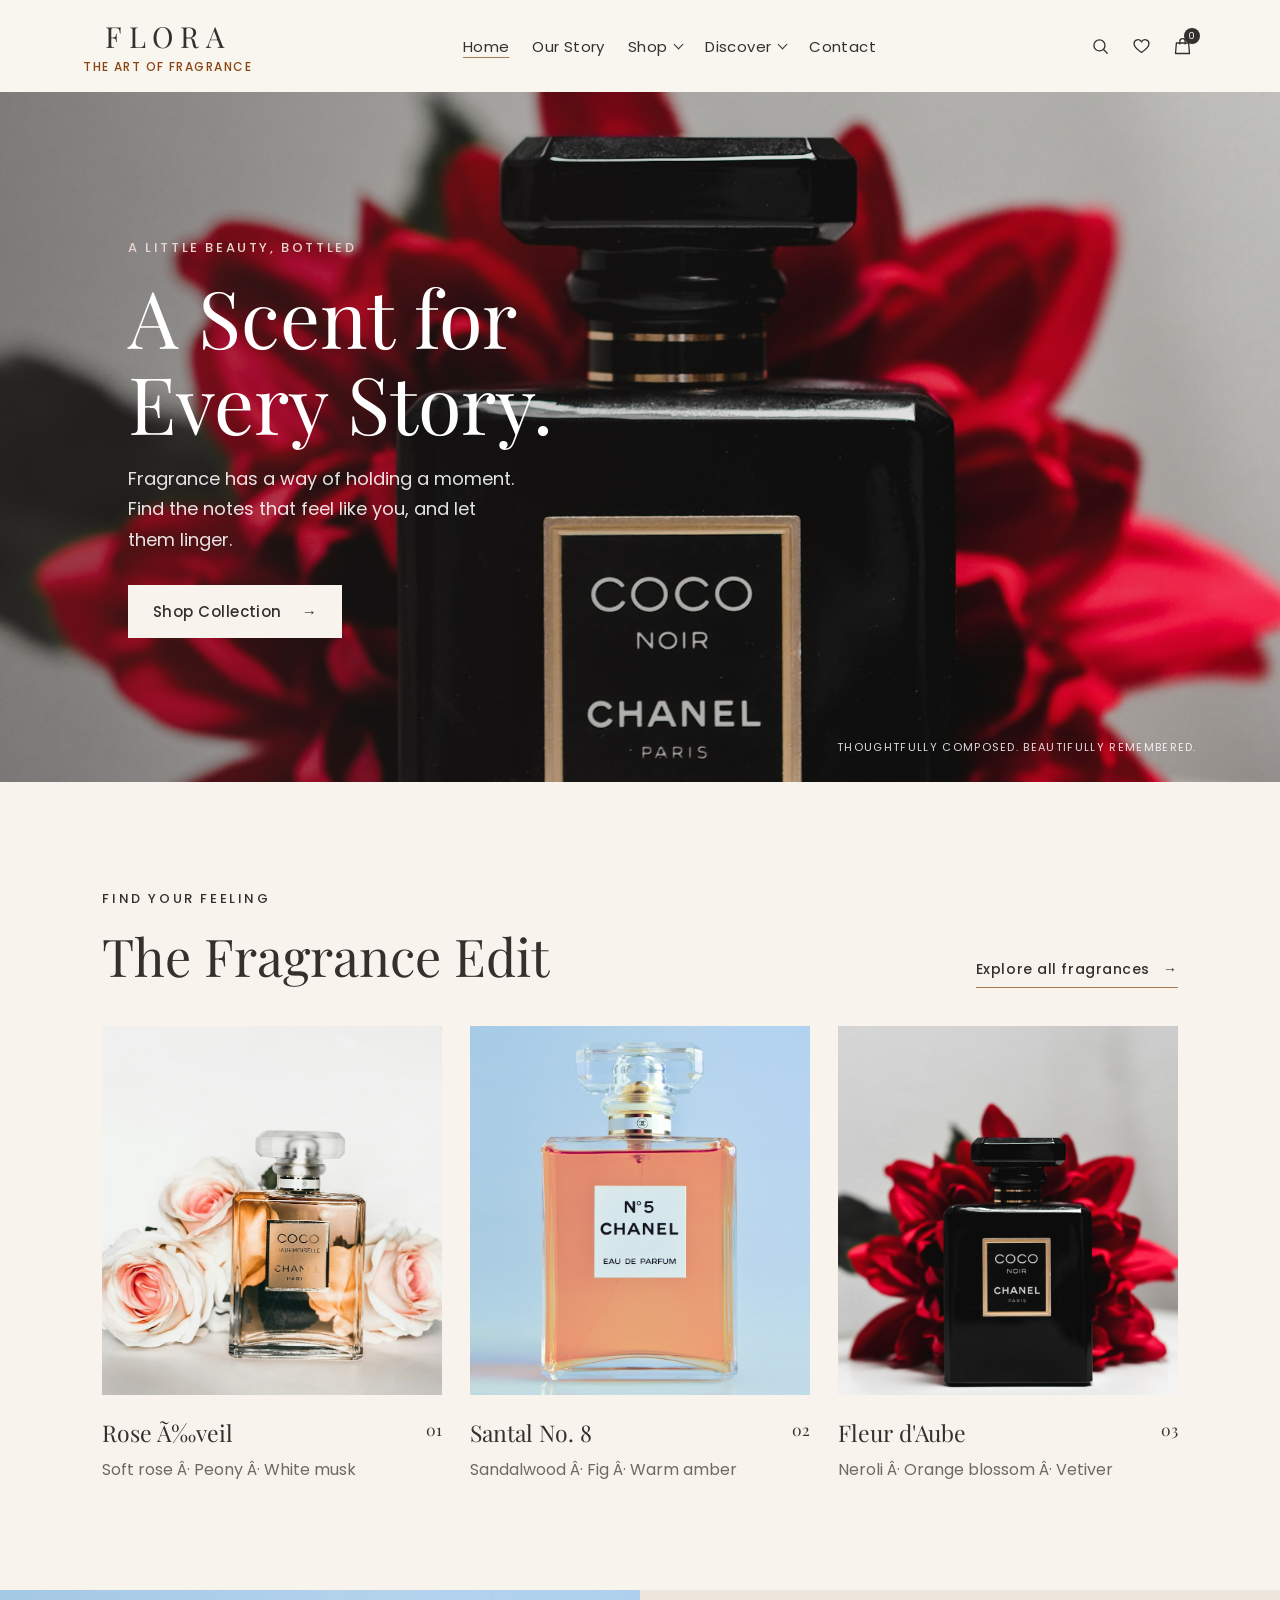
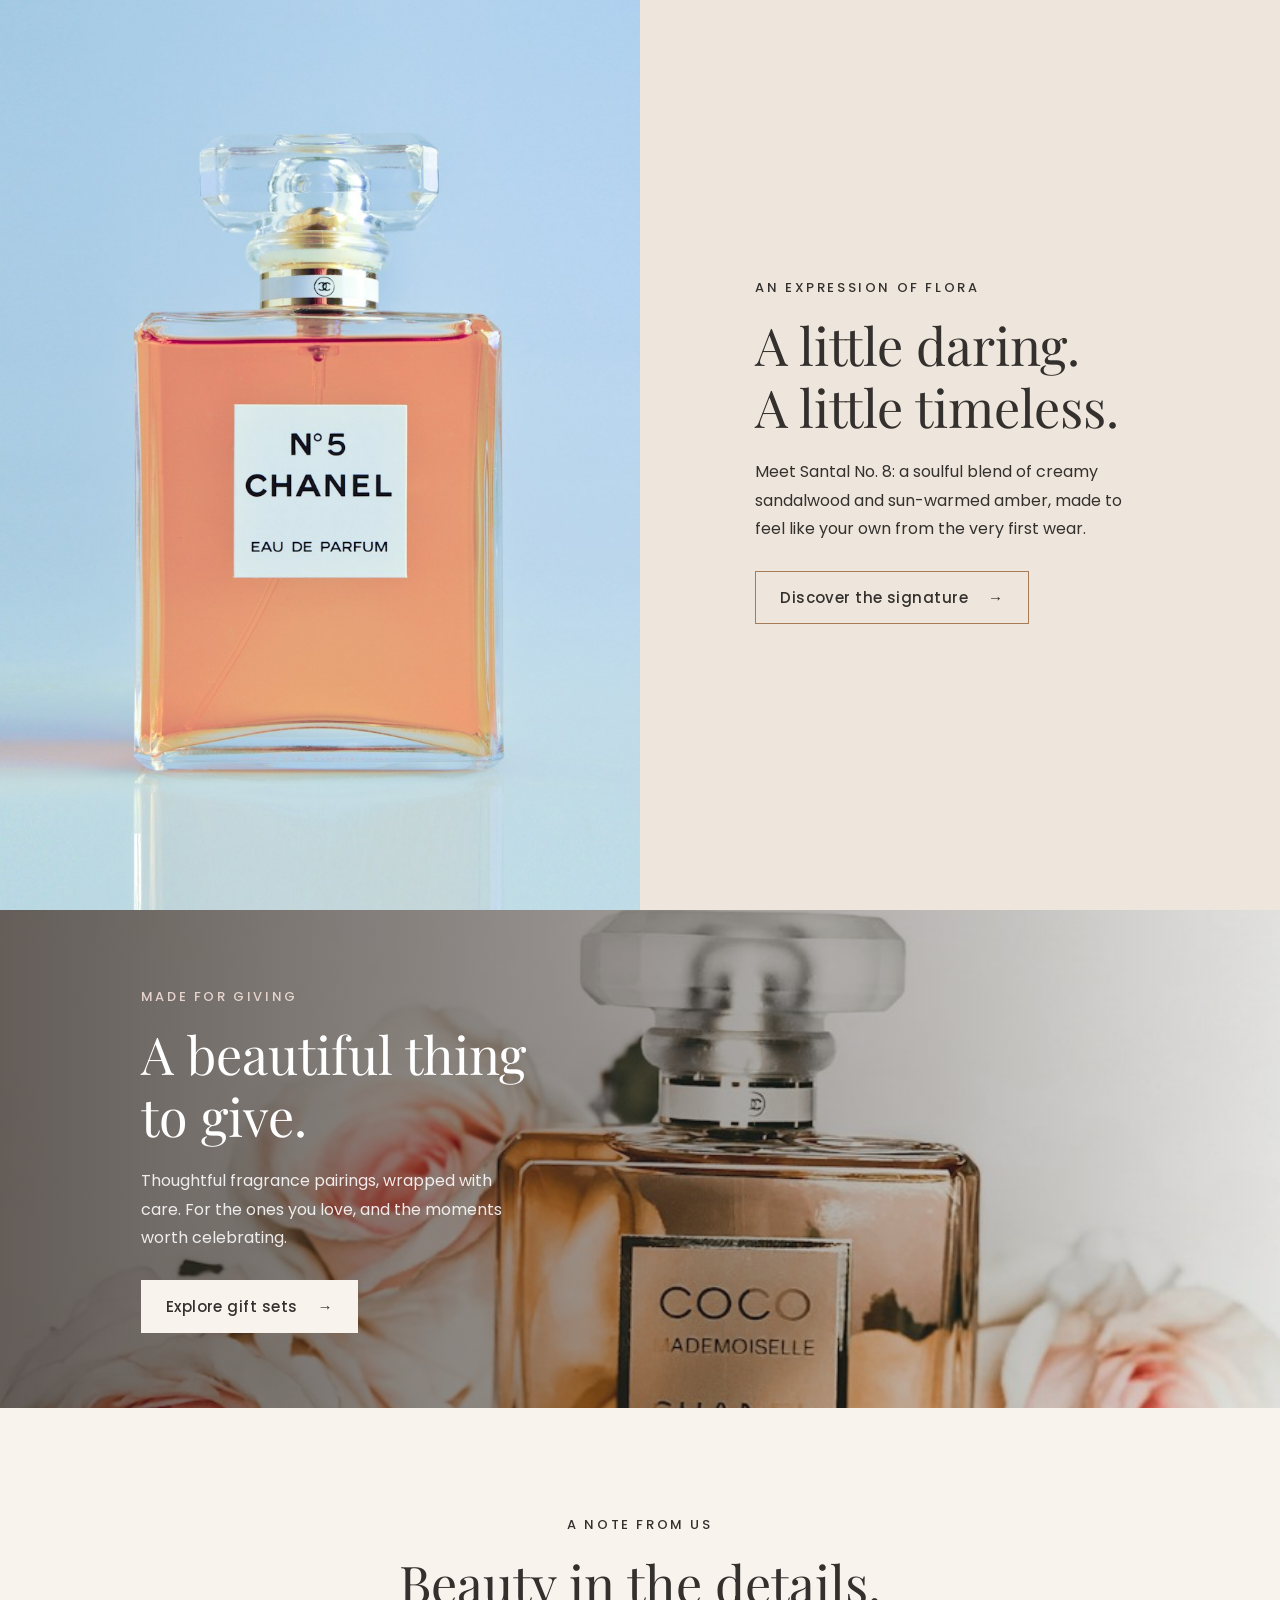
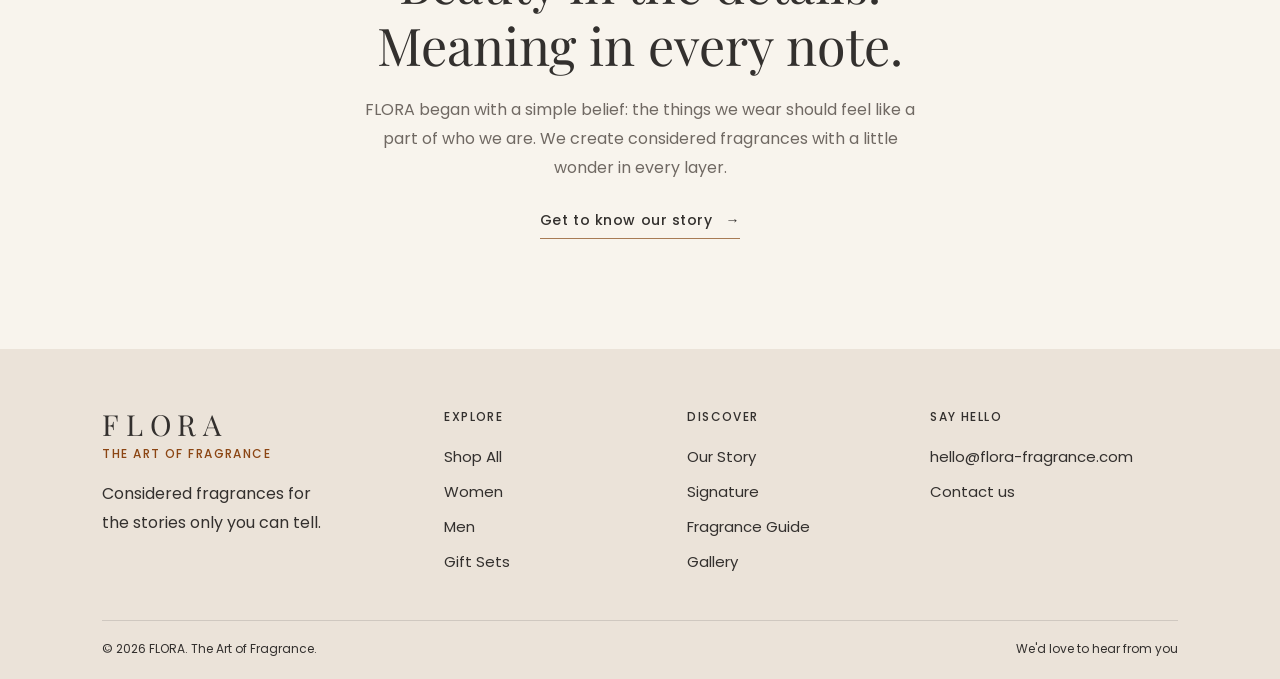
<file: index.html>
﻿<!DOCTYPE html>
<html lang="en">
<head>
    <meta charset="UTF-8">
    <meta name="viewport" content="width=device-width, initial-scale=1.0">
    <meta name="description" content="Discover FLORA, a thoughtful collection of fine fragrances inspired by nature and the stories we carry.">
    <title>FLORA | The Art of Fragrance</title>
    <link rel="stylesheet" href="css/style.css">
</head>
<body>
    <!-- Site-wide navigation, with a checkbox-powered mobile menu. -->
    <header class="site-header">
        <a class="brand" href="index.html" aria-label="FLORA home">
            <span class="brand-name">FLORA</span>
            <span class="brand-tagline">The Art of Fragrance</span>
        </a>

        <input class="menu-toggle" type="checkbox" id="menu-toggle" aria-label="Toggle navigation">
        <label class="menu-button" for="menu-toggle" aria-hidden="true">
            <span></span>
            <span></span>
            <span></span>
        </label>

        <nav class="main-nav" aria-label="Main navigation">
            <a href="index.html" aria-current="page">Home</a>
            <a href="about.html">Our Story</a>
            <div class="nav-group">
                <a href="collection.html">Shop <span class="nav-chevron" aria-hidden="true"></span></a>
                <input class="dropdown-toggle" type="checkbox" id="shop-dropdown-toggle" aria-label="Toggle Shop submenu">
                <label class="dropdown-label" for="shop-dropdown-toggle"><span>Toggle Shop submenu</span><span class="nav-chevron" aria-hidden="true"></span></label>
                <div class="nav-dropdown">
                    <a href="collection.html">Shop All</a>
                    <a href="women.html">Women</a>
                    <a href="men.html">Men</a>
                    <a href="signature.html">Signature</a>
                    <a href="gifts.html">Gift Sets</a>
                </div>
            </div>
            <div class="nav-group">
                <a href="guide.html">Discover <span class="nav-chevron" aria-hidden="true"></span></a>
                <input class="dropdown-toggle" type="checkbox" id="discover-dropdown-toggle" aria-label="Toggle Discover submenu">
                <label class="dropdown-label" for="discover-dropdown-toggle"><span>Toggle Discover submenu</span><span class="nav-chevron" aria-hidden="true"></span></label>
                <div class="nav-dropdown">
                    <a href="guide.html">Fragrance Guide</a>
                    <a href="gallery.html">Gallery</a>
                </div>
            </div>
            <a href="contact.html">Contact</a>
        </nav>

        <div class="header-actions" aria-label="Quick links">
            <a class="header-action" href="search.html" aria-label="Search fragrances" title="Search">
                <svg viewBox="0 0 24 24" aria-hidden="true">
                    <circle cx="10.8" cy="10.8" r="6.3"></circle>
                    <path d="m15.5 15.5 4.2 4.2"></path>
                </svg>
            </a>
            <a class="header-action" href="wishlist.html" aria-label="Wishlist" title="Wishlist">
                <svg viewBox="0 0 24 24" aria-hidden="true">
                    <path d="M20.5 8.8c0 4.2-8.5 10-8.5 10s-8.5-5.8-8.5-10a4.5 4.5 0 0 1 8.5-2.1 4.5 4.5 0 0 1 8.5 2.1Z"></path>
                </svg>
            </a>
            <a class="header-action cart-action" href="cart.html" aria-label="Shopping bag, 0 items" title="Shopping bag">
                <svg viewBox="0 0 24 24" aria-hidden="true">
                    <path d="M5 8h14l1 12H4L5 8Z"></path>
                    <path d="M9 9V6a3 3 0 0 1 6 0v3"></path>
                </svg>
                <span class="cart-count" aria-hidden="true">0</span>
            </a>
        </div>
    </header>

    <main>
        <!-- Hero image and introduction. -->
        <section class="hero" aria-labelledby="hero-title">
            <img class="hero-image" src="images/flora-hero.jpg" alt="An elegant perfume bottle surrounded by soft floral details">
            <div class="hero-content">
                <p class="eyebrow">A little beauty, bottled</p>
                <h1 id="hero-title">A Scent for<br>Every Story.</h1>
                <p class="hero-copy">Fragrance has a way of holding a moment. Find the notes that feel like you, and let them linger.</p>
                <a class="button button-light" href="collection.html">Shop Collection <span aria-hidden="true">&rarr;</span></a>
            </div>
            <p class="hero-caption">Thoughtfully composed. Beautifully remembered.</p>
        </section>

        <!-- Featured perfumes. -->
        <section class="section featured" aria-labelledby="featured-title">
            <div class="section-heading">
                <div>
                    <p class="eyebrow">Find your feeling</p>
                    <h2 id="featured-title">The Fragrance Edit</h2>
                </div>
                <a class="text-link" href="collection.html">Explore all fragrances <span aria-hidden="true">&rarr;</span></a>
            </div>

            <div class="product-grid">
                <article class="product-card">
                    <a class="product-image-link" href="women.html" aria-label="Explore Rose Ã‰veil">
                        <img src="images/flora-rose.jpg" alt="Rose-toned perfume bottle in warm, gentle light">
                    </a>
                    <div class="product-info">
                        <div>
                            <h3>Rose Ã‰veil</h3>
                            <p>Soft rose Â· Peony Â· White musk</p>
                        </div>
                        <span class="product-number">01</span>
                    </div>
                </article>
                <article class="product-card">
                    <a class="product-image-link" href="signature.html" aria-label="Explore Santal No. 8">
                        <img src="images/flora-amber.jpg" alt="Amber perfume bottle with a rich, golden glow">
                    </a>
                    <div class="product-info">
                        <div>
                            <h3>Santal No. 8</h3>
                            <p>Sandalwood Â· Fig Â· Warm amber</p>
                        </div>
                        <span class="product-number">02</span>
                    </div>
                </article>
                <article class="product-card">
                    <a class="product-image-link" href="collection.html" aria-label="Explore Fleur d'Aube">
                        <img src="images/flora-hero.jpg" alt="Delicate fragrance bottle styled as a still-life">
                    </a>
                    <div class="product-info">
                        <div>
                            <h3>Fleur d'Aube</h3>
                            <p>Neroli Â· Orange blossom Â· Vetiver</p>
                        </div>
                        <span class="product-number">03</span>
                    </div>
                </article>
            </div>
        </section>

        <!-- Signature fragrance feature. -->
        <section class="signature-feature" aria-labelledby="signature-title">
            <div class="signature-image">
                <img src="images/flora-amber.jpg" alt="A sculptural perfume bottle in a softly lit setting">
            </div>
            <div class="signature-copy">
                <p class="eyebrow">An expression of FLORA</p>
                <h2 id="signature-title">A little daring.<br>A little timeless.</h2>
                <p>Meet Santal No. 8: a soulful blend of creamy sandalwood and sun-warmed amber, made to feel like your own from the very first wear.</p>
                <a class="button button-outline" href="signature.html">Discover the signature <span aria-hidden="true">&rarr;</span></a>
            </div>
        </section>

        <!-- Gift set promotion. -->
        <section class="gift-feature" aria-labelledby="gift-title">
            <div class="gift-copy">
                <p class="eyebrow">Made for giving</p>
                <h2 id="gift-title">A beautiful thing<br>to give.</h2>
                <p>Thoughtful fragrance pairings, wrapped with care. For the ones you love, and the moments worth celebrating.</p>
                <a class="button button-light" href="gifts.html">Explore gift sets <span aria-hidden="true">&rarr;</span></a>
            </div>
            <img src="images/flora-rose.jpg" alt="A perfume bottle ready to be gifted">
        </section>

        <!-- Short brand story. -->
        <section class="story-teaser" aria-labelledby="story-title">
            <p class="eyebrow">A note from us</p>
            <h2 id="story-title">Beauty in the details.<br>Meaning in every note.</h2>
            <p>FLORA began with a simple belief: the things we wear should feel like a part of who we are. We create considered fragrances with a little wonder in every layer.</p>
            <a class="text-link" href="about.html">Get to know our story <span aria-hidden="true">&rarr;</span></a>
        </section>
    </main>

    <!-- Shared footer navigation and contact details. -->
    <footer class="site-footer">
        <div class="footer-top">
            <div class="footer-brand">
                <a class="brand brand-footer" href="index.html">
                    <span class="brand-name">FLORA</span>
                    <span class="brand-tagline">The Art of Fragrance</span>
                </a>
                <p>Considered fragrances for the stories only you can tell.</p>
            </div>
            <div class="footer-links">
                <h2>Explore</h2>
                <a href="collection.html">Shop All</a>
                <a href="women.html">Women</a>
                <a href="men.html">Men</a>
                <a href="gifts.html">Gift Sets</a>
            </div>
            <div class="footer-links">
                <h2>Discover</h2>
                <a href="about.html">Our Story</a>
                <a href="signature.html">Signature</a>
                <a href="guide.html">Fragrance Guide</a>
                <a href="gallery.html">Gallery</a>
            </div>
            <div class="footer-contact">
                <h2>Say hello</h2>
                <a href="mailto:hello@flora-fragrance.com">hello@flora-fragrance.com</a>
                <a href="contact.html">Contact us</a>
            </div>
        </div>
        <div class="footer-bottom">
            <p>&copy; 2026 FLORA. The Art of Fragrance.</p>
            <a href="contact.html">We'd love to hear from you</a>
        </div>
    </footer>
</body>
</html>
</file>
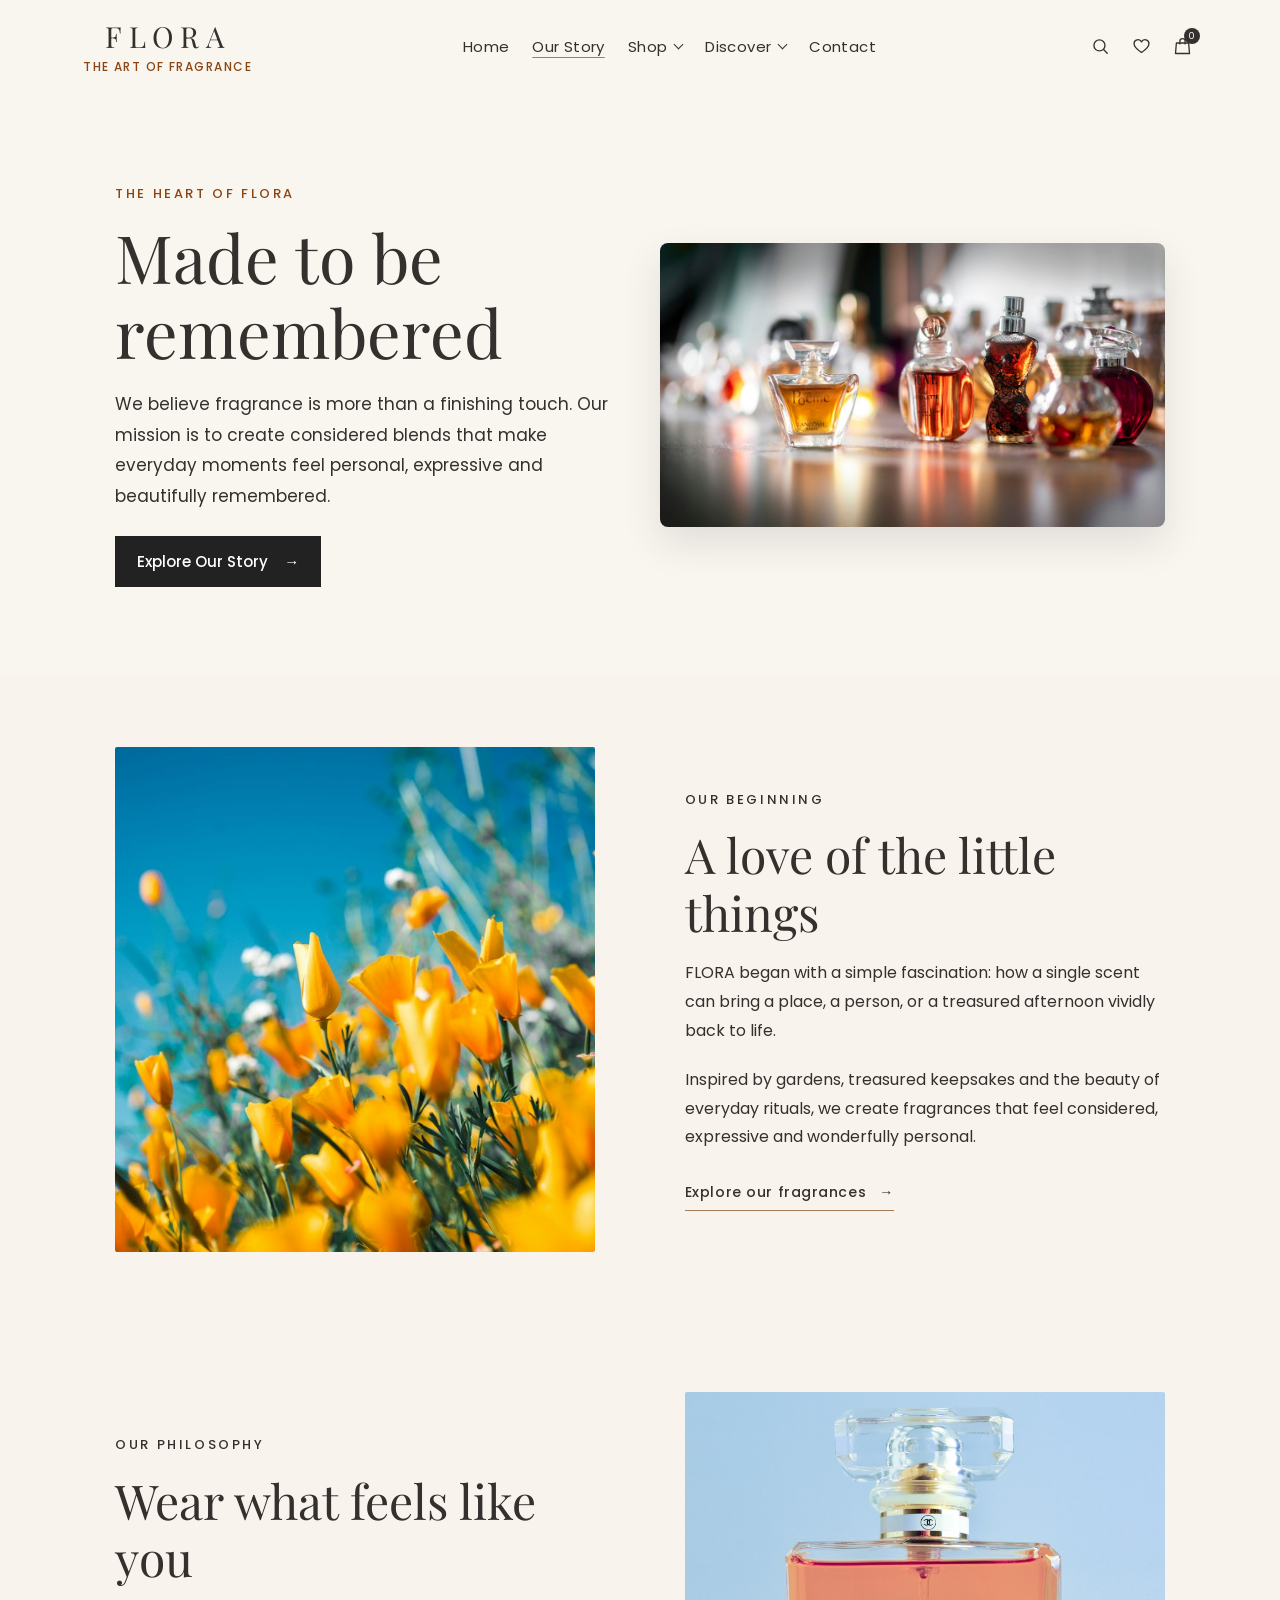
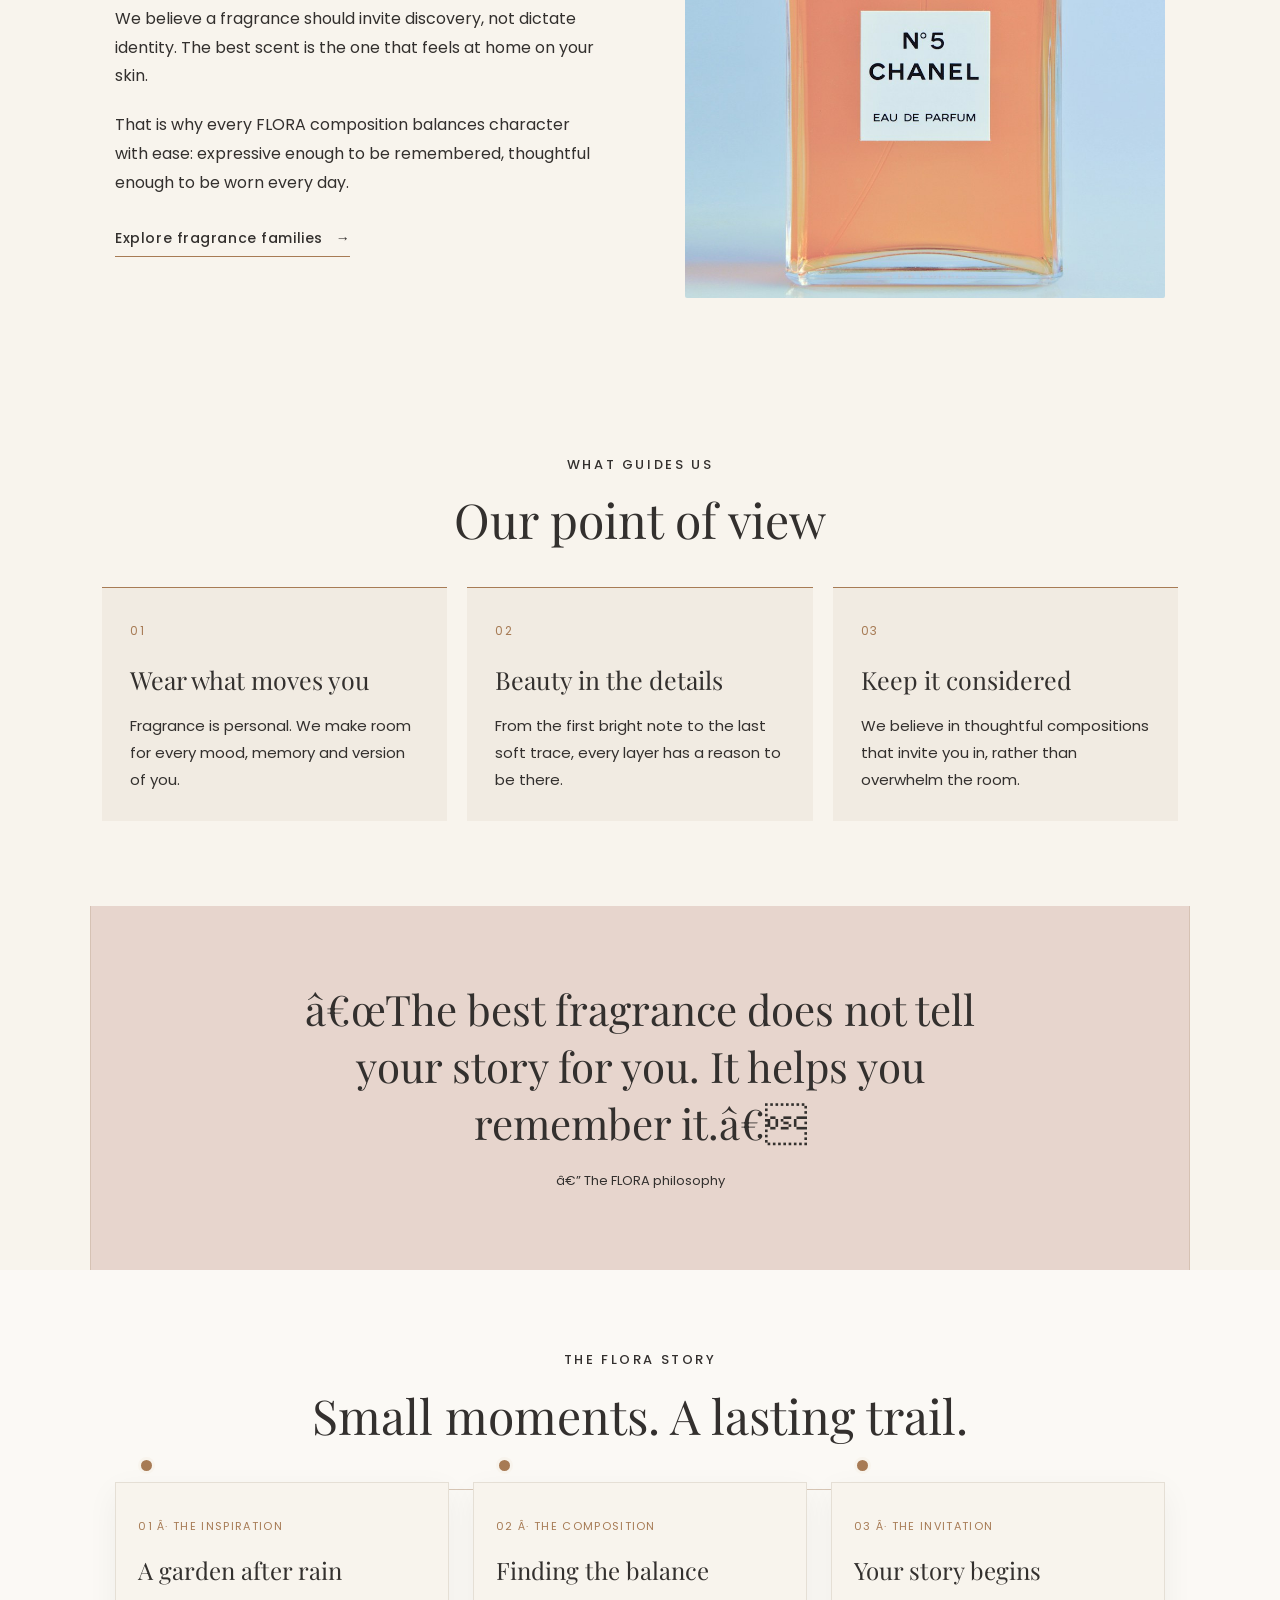
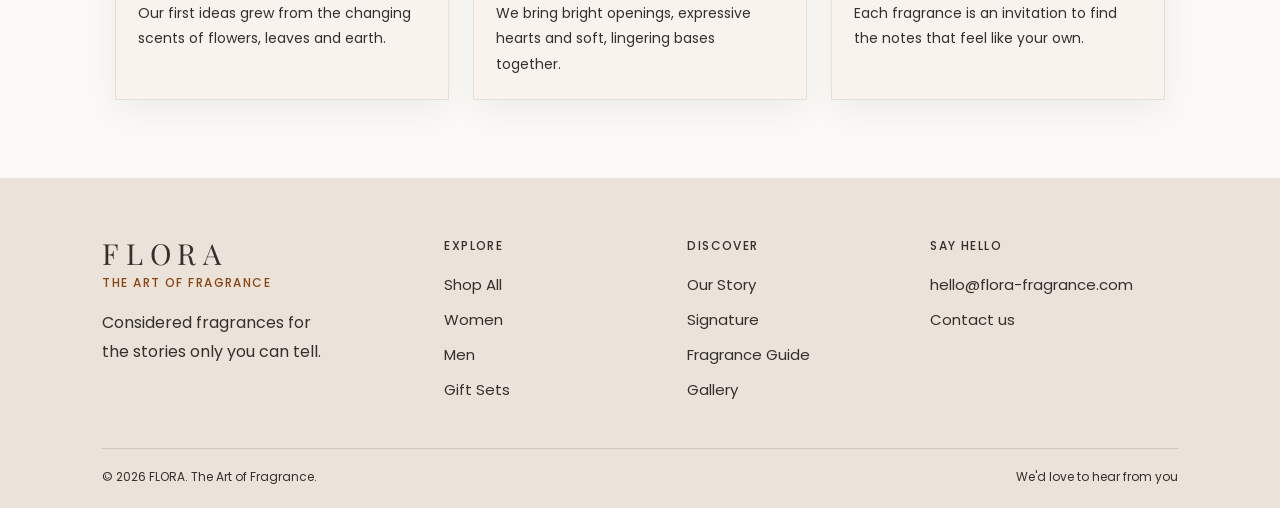
<file: about.html>
﻿<!DOCTYPE html>
<html lang="en">
<head>
    <meta charset="UTF-8">
    <meta name="viewport" content="width=device-width, initial-scale=1.0">
    <meta name="description" content="Discover the story, inspiration and thoughtful fragrance philosophy behind FLORA.">
    <title>FLORA | Our Story</title>
    <link rel="stylesheet" href="css/style.css">
</head>
<body class="page-about">
    <header class="site-header">
        <a class="brand" href="index.html" aria-label="FLORA home"><span class="brand-name">FLORA</span><span class="brand-tagline">The Art of Fragrance</span></a>
        <input class="menu-toggle" type="checkbox" id="menu-toggle" aria-label="Toggle navigation">
        <label class="menu-button" for="menu-toggle" aria-hidden="true"><span></span><span></span><span></span></label>
        <nav class="main-nav" aria-label="Main navigation">
            <a href="index.html">Home</a><a href="about.html" aria-current="page">Our Story</a>
            <div class="nav-group"><a href="collection.html">Shop <span class="nav-chevron" aria-hidden="true"></span></a><input class="dropdown-toggle" type="checkbox" id="shop-dropdown-toggle" aria-label="Toggle Shop submenu"><label class="dropdown-label" for="shop-dropdown-toggle"><span>Toggle Shop submenu</span><span class="nav-chevron" aria-hidden="true"></span></label><div class="nav-dropdown"><a href="collection.html">Shop All</a><a href="women.html">Women</a><a href="men.html">Men</a><a href="signature.html">Signature</a><a href="gifts.html">Gift Sets</a></div></div>
            <div class="nav-group"><a href="guide.html">Discover <span class="nav-chevron" aria-hidden="true"></span></a><input class="dropdown-toggle" type="checkbox" id="discover-dropdown-toggle" aria-label="Toggle Discover submenu"><label class="dropdown-label" for="discover-dropdown-toggle"><span>Toggle Discover submenu</span><span class="nav-chevron" aria-hidden="true"></span></label><div class="nav-dropdown"><a href="guide.html">Fragrance Guide</a><a href="gallery.html">Gallery</a></div></div>
            <a href="contact.html">Contact</a>
        </nav>
        <div class="header-actions" aria-label="Quick links">
            <a class="header-action" href="search.html" aria-label="Search fragrances" title="Search"><svg viewBox="0 0 24 24" aria-hidden="true"><circle cx="10.8" cy="10.8" r="6.3"></circle><path d="m15.5 15.5 4.2 4.2"></path></svg></a>
            <a class="header-action" href="wishlist.html" aria-label="Wishlist" title="Wishlist"><svg viewBox="0 0 24 24" aria-hidden="true"><path d="M20.5 8.8c0 4.2-8.5 10-8.5 10s-8.5-5.8-8.5-10a4.5 4.5 0 0 1 8.5-2.1 4.5 4.5 0 0 1 8.5 2.1Z"></path></svg></a>
            <a class="header-action cart-action" href="cart.html" aria-label="Shopping bag, 0 items" title="Shopping bag"><svg viewBox="0 0 24 24" aria-hidden="true"><path d="M5 8h14l1 12H4L5 8Z"></path><path d="M9 9V6a3 3 0 0 1 6 0v3"></path></svg><span class="cart-count" aria-hidden="true">0</span></a>
        </div>
    </header>
    <main>
        <section class="inner-hero">
            <div class="inner-hero-copy">
                <p class="eyebrow" style="color: #8B4513;" >The heart of FLORA</p>
                <h1>Made to be remembered</h1>
                <p>We believe fragrance is more than a finishing touch. Our mission is to create considered blends that make everyday moments feel personal, expressive and beautifully remembered.</p>
                <a class="inner-hero-button" href="#our-beginning">Explore Our Story <span aria-hidden="true">&rarr;</span></a>
            </div>
            <div class="inner-hero-image"><img src="images/flora-story.jpg" alt="A carefully composed fragrance bottle with soft, natural light"></div>
        </section>
        <section class="story-layout" id="our-beginning">
            <img src="images/flora-garden.jpg" alt="A garden of flowers that inspires FLORA fragrances">
            <div class="story-copy">
                <p class="eyebrow">Our beginning</p>
                <h2>A love of the little things</h2>
                <p>FLORA began with a simple fascination: how a single scent can bring a place, a person, or a treasured afternoon vividly back to life.</p>
                <p>Inspired by gardens, treasured keepsakes and the beauty of everyday rituals, we create fragrances that feel considered, expressive and wonderfully personal.</p>
                <a class="text-link" href="collection.html">Explore our fragrances <span aria-hidden="true">&rarr;</span></a>
            </div>
        </section>
        <section class="story-layout story-layout-reverse">
            <img src="images/flora-amber.jpg" alt="Warm amber perfume bottle inspired by treasured rituals">
            <div class="story-copy">
                <p class="eyebrow">Our philosophy</p>
                <h2>Wear what feels like you</h2>
                <p>We believe a fragrance should invite discovery, not dictate identity. The best scent is the one that feels at home on your skin.</p>
                <p>That is why every FLORA composition balances character with ease: expressive enough to be remembered, thoughtful enough to be worn every day.</p>
                <a class="text-link" href="guide.html">Explore fragrance families <span aria-hidden="true">&rarr;</span></a>
            </div>
        </section>
        <section class="values-section">
            <div class="page-section-heading"><p class="eyebrow">What guides us</p><h2>Our point of view</h2></div>
            <div class="value-grid">
                <article><span>01</span><h3>Wear what moves you</h3><p>Fragrance is personal. We make room for every mood, memory and version of you.</p></article>
                <article><span>02</span><h3>Beauty in the details</h3><p>From the first bright note to the last soft trace, every layer has a reason to be there.</p></article>
                <article><span>03</span><h3>Keep it considered</h3><p>We believe in thoughtful compositions that invite you in, rather than overwhelm the room.</p></article>
            </div>
        </section>
        <section class="story-quote"><p>â€œThe best fragrance does not tell your story for you. It helps you remember it.â€</p><span>â€” The FLORA philosophy</span></section>
        <section class="brand-timeline">
            <div class="page-section-heading"><p class="eyebrow">The FLORA story</p><h2>Small moments. A lasting trail.</h2></div>
            <div class="timeline-list">
                <article><span>01 Â· The inspiration</span><h3>A garden after rain</h3><p>Our first ideas grew from the changing scents of flowers, leaves and earth.</p></article>
                <article><span>02 Â· The composition</span><h3>Finding the balance</h3><p>We bring bright openings, expressive hearts and soft, lingering bases together.</p></article>
                <article><span>03 Â· The invitation</span><h3>Your story begins</h3><p>Each fragrance is an invitation to find the notes that feel like your own.</p></article>
            </div>
        </section>
    </main>
    <footer class="site-footer">
        <div class="footer-top">
            <div class="footer-brand"><a class="brand brand-footer" href="index.html"><span class="brand-name">FLORA</span><span class="brand-tagline">The Art of Fragrance</span></a><p>Considered fragrances for the stories only you can tell.</p></div>
            <div class="footer-links"><h2>Explore</h2><a href="collection.html">Shop All</a><a href="women.html">Women</a><a href="men.html">Men</a><a href="gifts.html">Gift Sets</a></div>
            <div class="footer-links"><h2>Discover</h2><a href="about.html">Our Story</a><a href="signature.html">Signature</a><a href="guide.html">Fragrance Guide</a><a href="gallery.html">Gallery</a></div>
            <div class="footer-contact"><h2>Say hello</h2><a href="mailto:hello@flora-fragrance.com">hello@flora-fragrance.com</a><a href="contact.html">Contact us</a></div>
        </div>
        <div class="footer-bottom"><p>&copy; 2026 FLORA. The Art of Fragrance.</p><a href="contact.html">We'd love to hear from you</a></div>
    </footer>
</body>
</html>
</file>
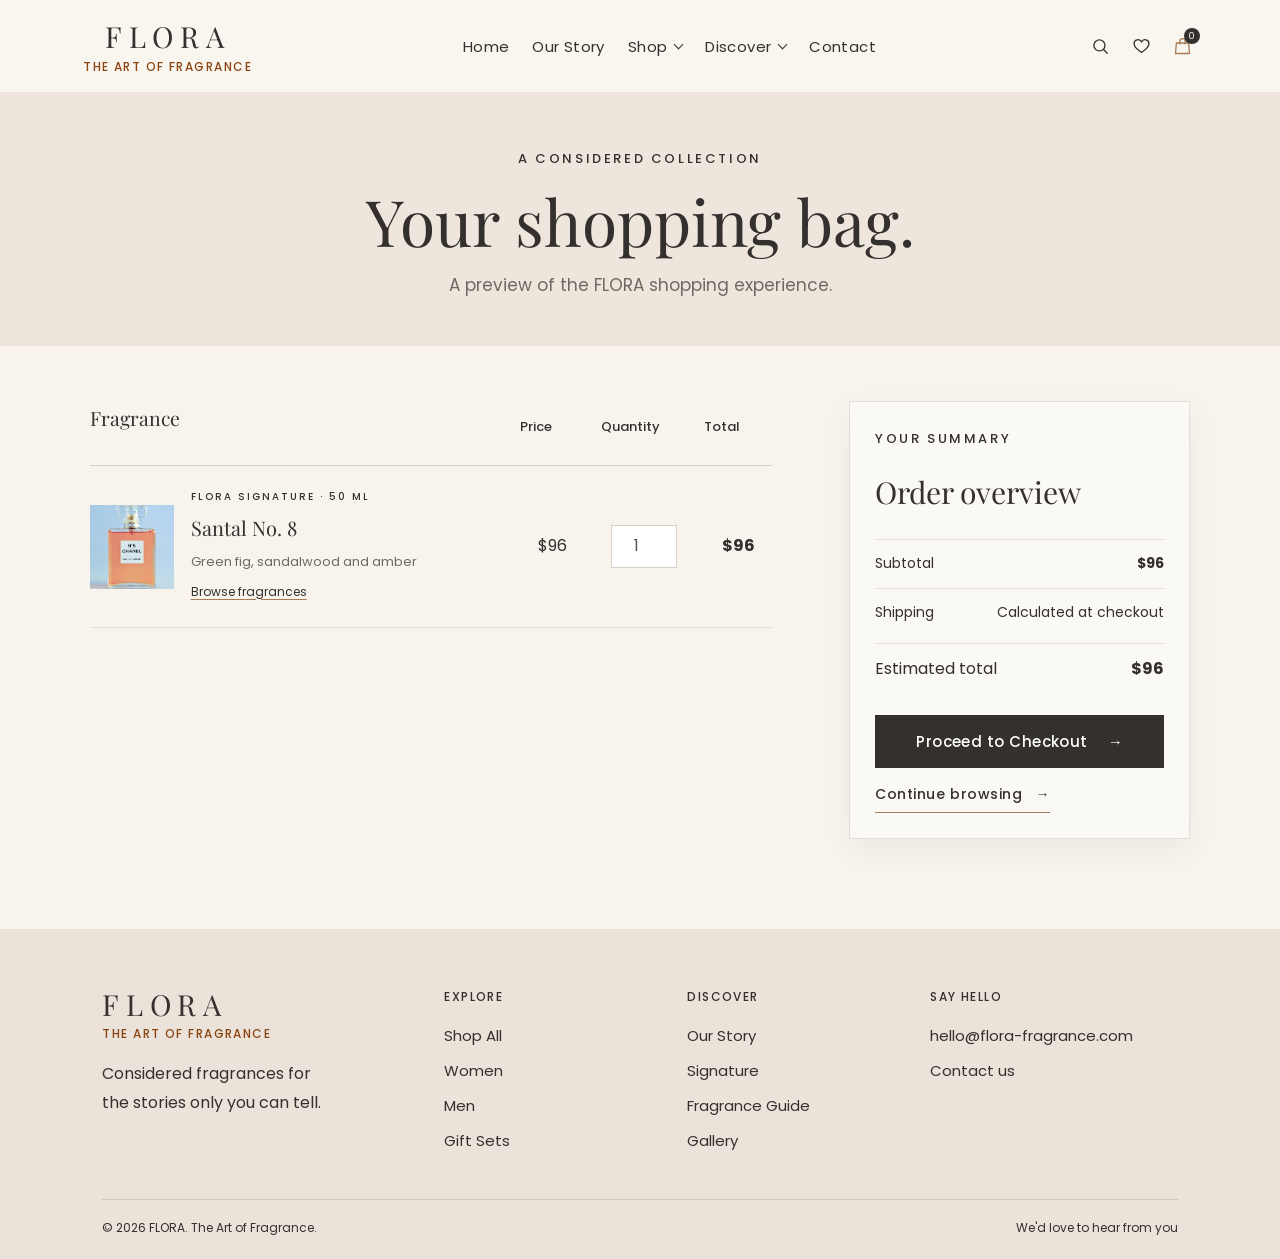
<file: cart.html>
﻿<!DOCTYPE html>
<html lang="en">
<head>
    <meta charset="UTF-8">
    <meta name="viewport" content="width=device-width, initial-scale=1.0">
    <meta name="description" content="Review a sample FLORA fragrance bag and explore the collection.">
    <title>FLORA | Shopping Bag</title>
    <link rel="stylesheet" href="css/style.css">
</head>
<body class="page-utility page-cart">
    <header class="site-header">
        <a class="brand" href="index.html" aria-label="FLORA home"><span class="brand-name">FLORA</span><span class="brand-tagline">The Art of Fragrance</span></a>
        <input class="menu-toggle" type="checkbox" id="menu-toggle" aria-label="Toggle navigation">
        <label class="menu-button" for="menu-toggle" aria-hidden="true"><span></span><span></span><span></span></label>
        <nav class="main-nav" aria-label="Main navigation">
            <a href="index.html">Home</a><a href="about.html">Our Story</a>
            <div class="nav-group"><a href="collection.html">Shop <span class="nav-chevron" aria-hidden="true"></span></a><input class="dropdown-toggle" type="checkbox" id="shop-dropdown-toggle" aria-label="Toggle Shop submenu"><label class="dropdown-label" for="shop-dropdown-toggle"><span>Toggle Shop submenu</span><span class="nav-chevron" aria-hidden="true"></span></label><div class="nav-dropdown"><a href="collection.html">Shop All</a><a href="women.html">Women</a><a href="men.html">Men</a><a href="signature.html">Signature</a><a href="gifts.html">Gift Sets</a></div></div>
            <div class="nav-group"><a href="guide.html">Discover <span class="nav-chevron" aria-hidden="true"></span></a><input class="dropdown-toggle" type="checkbox" id="discover-dropdown-toggle" aria-label="Toggle Discover submenu"><label class="dropdown-label" for="discover-dropdown-toggle"><span>Toggle Discover submenu</span><span class="nav-chevron" aria-hidden="true"></span></label><div class="nav-dropdown"><a href="guide.html">Fragrance Guide</a><a href="gallery.html">Gallery</a></div></div>
            <a href="contact.html">Contact</a>
        </nav>
        <div class="header-actions" aria-label="Quick links">
            <a class="header-action" href="search.html" aria-label="Search fragrances" title="Search"><svg viewBox="0 0 24 24" aria-hidden="true"><circle cx="10.8" cy="10.8" r="6.3"></circle><path d="m15.5 15.5 4.2 4.2"></path></svg></a>
            <a class="header-action" href="wishlist.html" aria-label="Wishlist" title="Wishlist"><svg viewBox="0 0 24 24" aria-hidden="true"><path d="M20.5 8.8c0 4.2-8.5 10-8.5 10s-8.5-5.8-8.5-10a4.5 4.5 0 0 1 8.5-2.1 4.5 4.5 0 0 1 8.5 2.1Z"></path></svg></a>
            <a class="header-action cart-action is-active" href="cart.html" aria-label="Shopping bag, 0 items" title="Shopping bag"><svg viewBox="0 0 24 24" aria-hidden="true"><path d="M5 8h14l1 12H4L5 8Z"></path><path d="M9 9V6a3 3 0 0 1 6 0v3"></path></svg><span class="cart-count" aria-hidden="true">0</span></a>
        </div>
    </header>
    <main>
        <section class="utility-hero utility-hero-compact">
            <p class="eyebrow">A considered collection</p>
            <h1>Your shopping bag.</h1>
            <p>A preview of the FLORA shopping experience.</p>
        </section>
        <section class="cart-layout">
            <div class="cart-items">
                <div class="cart-heading"><h2>Fragrance</h2><span>Price</span><span>Quantity</span><span>Total</span></div>
                <article class="cart-row">
                    <a class="cart-product-image" href="signature.html"><img src="images/flora-amber.jpg" alt="Santal No. 8 perfume bottle"></a>
                    <div class="cart-product-info"><p class="eyebrow">FLORA signature · 50 ml</p><h3><a href="signature.html">Santal No. 8</a></h3><p>Green fig, sandalwood and amber</p><a class="cart-remove" href="collection.html#fragrances">Browse fragrances</a></div>
                    <span class="cart-price">$96</span>
                    <label class="visually-hidden" for="sample-quantity">Sample quantity</label><input class="quantity-input" id="sample-quantity" type="number" value="1" min="1" disabled>
                    <strong class="cart-line-total">$96</strong>
                </article>
            </div>
            <aside class="cart-summary">
                <p class="eyebrow">Your summary</p><h2>Order overview</h2>
                <div><span>Subtotal</span><strong>$96</strong></div>
                <div><span>Shipping</span><span>Calculated at checkout</span></div>
                <div class="cart-total"><span>Estimated total</span><strong>$96</strong></div>
                <a class="button" href="checkout.html">Proceed to Checkout <span aria-hidden="true">&rarr;</span></a>
                <a class="text-link" href="collection.html#fragrances">Continue browsing <span aria-hidden="true">&rarr;</span></a>
            </aside>
        </section>
    </main>
    <footer class="site-footer">
        <div class="footer-top"><div class="footer-brand"><a class="brand brand-footer" href="index.html"><span class="brand-name">FLORA</span><span class="brand-tagline">The Art of Fragrance</span></a><p>Considered fragrances for the stories only you can tell.</p></div><div class="footer-links"><h2>Explore</h2><a href="collection.html">Shop All</a><a href="women.html">Women</a><a href="men.html">Men</a><a href="gifts.html">Gift Sets</a></div><div class="footer-links"><h2>Discover</h2><a href="about.html">Our Story</a><a href="signature.html">Signature</a><a href="guide.html">Fragrance Guide</a><a href="gallery.html">Gallery</a></div><div class="footer-contact"><h2>Say hello</h2><a href="mailto:hello@flora-fragrance.com">hello@flora-fragrance.com</a><a href="contact.html">Contact us</a></div></div>
        <div class="footer-bottom"><p>&copy; 2026 FLORA. The Art of Fragrance.</p><a href="contact.html">We'd love to hear from you</a></div>
    </footer>
</body>
</html>
</file>
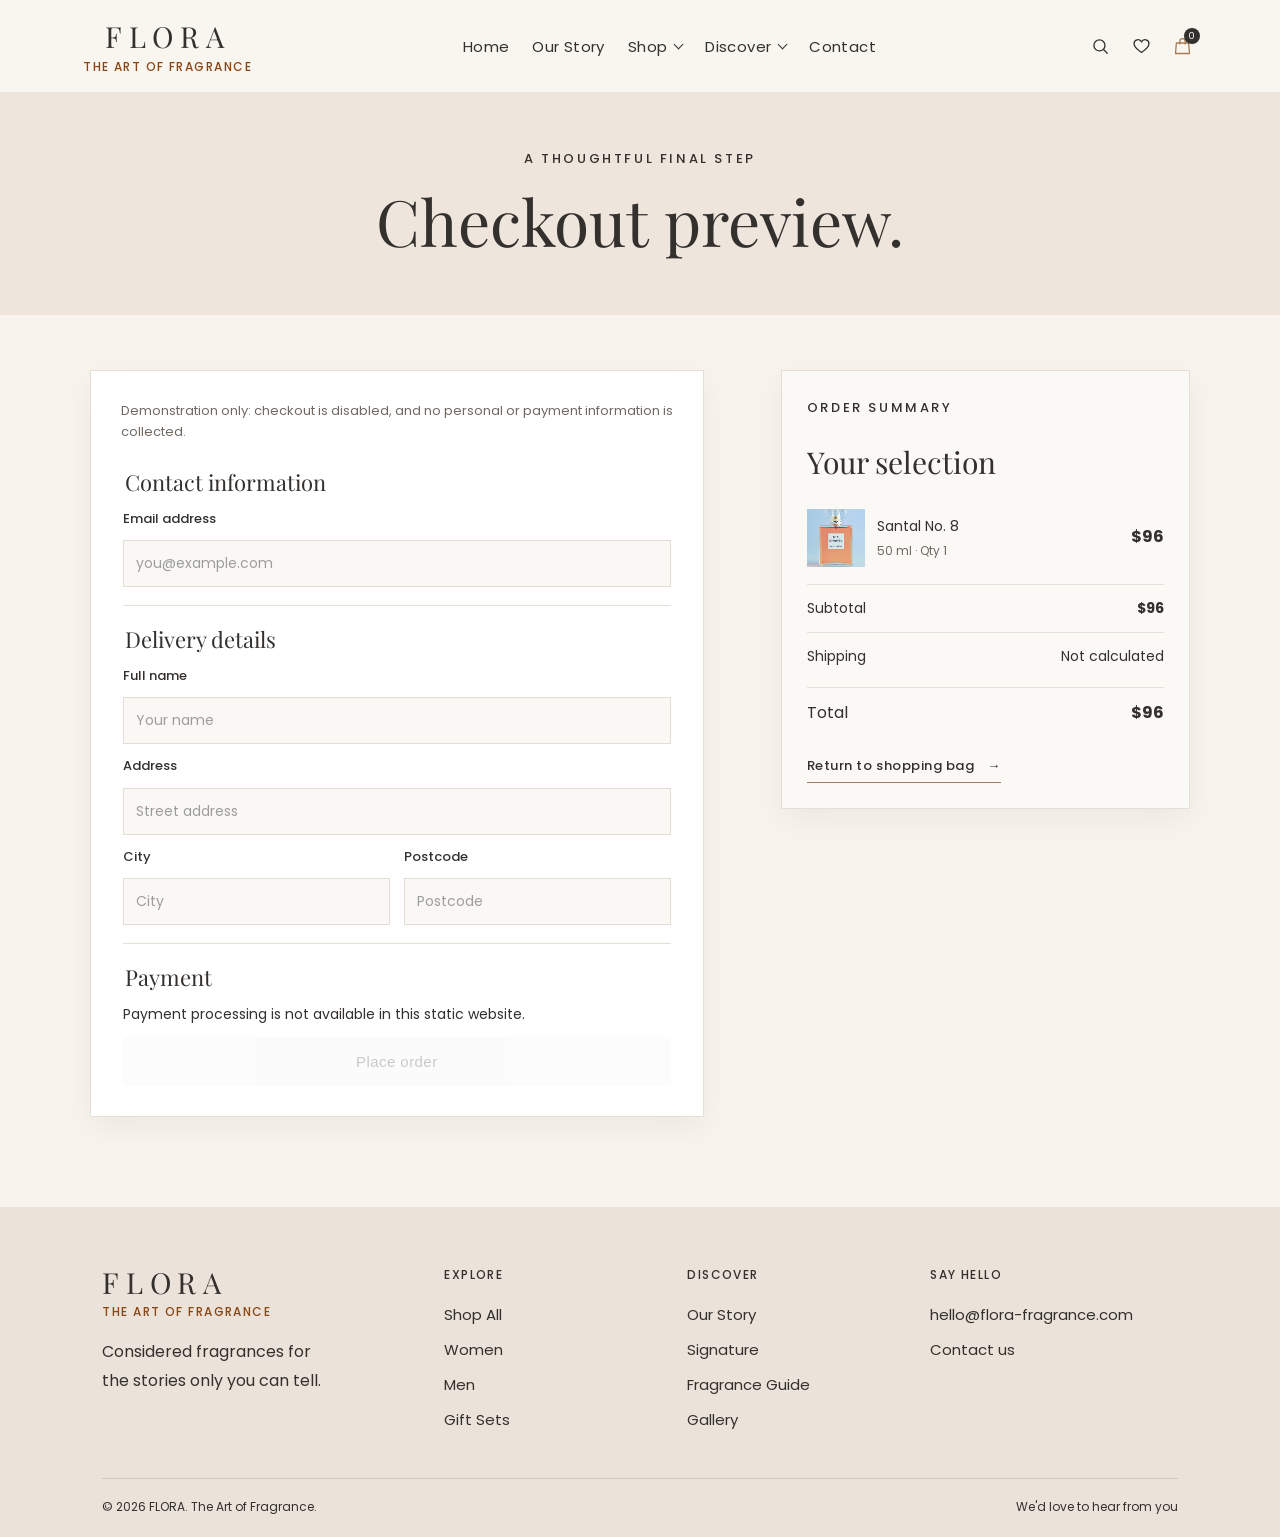
<file: checkout.html>
﻿<!DOCTYPE html>
<html lang="en">
<head>
    <meta charset="UTF-8">
    <meta name="viewport" content="width=device-width, initial-scale=1.0">
    <meta name="description" content="Preview the FLORA checkout layout. This static page does not process orders or payments.">
    <title>FLORA | Checkout Preview</title>
    <link rel="stylesheet" href="css/style.css">
</head>
<body class="page-utility page-checkout">
    <header class="site-header">
        <a class="brand" href="index.html" aria-label="FLORA home"><span class="brand-name">FLORA</span><span class="brand-tagline">The Art of Fragrance</span></a>
        <input class="menu-toggle" type="checkbox" id="menu-toggle" aria-label="Toggle navigation">
        <label class="menu-button" for="menu-toggle" aria-hidden="true"><span></span><span></span><span></span></label>
        <nav class="main-nav" aria-label="Main navigation">
            <a href="index.html">Home</a><a href="about.html">Our Story</a>
            <div class="nav-group"><a href="collection.html">Shop <span class="nav-chevron" aria-hidden="true"></span></a><input class="dropdown-toggle" type="checkbox" id="shop-dropdown-toggle" aria-label="Toggle Shop submenu"><label class="dropdown-label" for="shop-dropdown-toggle"><span>Toggle Shop submenu</span><span class="nav-chevron" aria-hidden="true"></span></label><div class="nav-dropdown"><a href="collection.html">Shop All</a><a href="women.html">Women</a><a href="men.html">Men</a><a href="signature.html">Signature</a><a href="gifts.html">Gift Sets</a></div></div>
            <div class="nav-group"><a href="guide.html">Discover <span class="nav-chevron" aria-hidden="true"></span></a><input class="dropdown-toggle" type="checkbox" id="discover-dropdown-toggle" aria-label="Toggle Discover submenu"><label class="dropdown-label" for="discover-dropdown-toggle"><span>Toggle Discover submenu</span><span class="nav-chevron" aria-hidden="true"></span></label><div class="nav-dropdown"><a href="guide.html">Fragrance Guide</a><a href="gallery.html">Gallery</a></div></div>
            <a href="contact.html">Contact</a>
        </nav>
        <div class="header-actions" aria-label="Quick links">
            <a class="header-action" href="search.html" aria-label="Search fragrances" title="Search"><svg viewBox="0 0 24 24" aria-hidden="true"><circle cx="10.8" cy="10.8" r="6.3"></circle><path d="m15.5 15.5 4.2 4.2"></path></svg></a>
            <a class="header-action" href="wishlist.html" aria-label="Wishlist" title="Wishlist"><svg viewBox="0 0 24 24" aria-hidden="true"><path d="M20.5 8.8c0 4.2-8.5 10-8.5 10s-8.5-5.8-8.5-10a4.5 4.5 0 0 1 8.5-2.1 4.5 4.5 0 0 1 8.5 2.1Z"></path></svg></a>
            <a class="header-action cart-action is-active" href="cart.html" aria-label="Shopping bag, 0 items" title="Shopping bag"><svg viewBox="0 0 24 24" aria-hidden="true"><path d="M5 8h14l1 12H4L5 8Z"></path><path d="M9 9V6a3 3 0 0 1 6 0v3"></path></svg><span class="cart-count" aria-hidden="true">0</span></a>
        </div>
    </header>
    <main>
        <section class="utility-hero utility-hero-compact">
            <p class="eyebrow">A thoughtful final step</p>
            <h1>Checkout preview.</h1>
    
        </section>
        <section class="checkout-layout">
            <form class="checkout-form">
                <p class="static-note">Demonstration only: checkout is disabled, and no personal or payment information is collected.</p>
                <fieldset disabled>
                    <legend>Contact information</legend>
                    <label for="checkout-email">Email address</label><input id="checkout-email" type="email" placeholder="you@example.com">
                </fieldset>
                <fieldset disabled>
                    <legend>Delivery details</legend>
                    <label for="checkout-name">Full name</label><input id="checkout-name" type="text" placeholder="Your name">
                    <label for="checkout-address">Address</label><input id="checkout-address" type="text" placeholder="Street address">
                    <div class="checkout-two-fields"><div><label for="checkout-city">City</label><input id="checkout-city" type="text" placeholder="City"></div><div><label for="checkout-postcode">Postcode</label><input id="checkout-postcode" type="text" placeholder="Postcode"></div></div>
                </fieldset>
                <fieldset disabled>
                    <legend>Payment</legend>
                    <p>Payment processing is not available in this static website.</p>
                    <button class="button" type="button">Place order</button>
                </fieldset>
            </form>
            <aside class="cart-summary checkout-summary">
                <p class="eyebrow">Order summary</p><h2>Your selection</h2>
                <div class="checkout-item"><img src="images/flora-amber.jpg" alt=""><p>Santal No. 8 <span>50 ml · Qty 1</span></p><strong>$96</strong></div>
                <div><span>Subtotal</span><strong>$96</strong></div><div><span>Shipping</span><span>Not calculated</span></div>
                <div class="cart-total"><span>Total</span><strong>$96</strong></div>
                <a class="text-link" href="cart.html">Return to shopping bag <span aria-hidden="true">&rarr;</span></a>
            </aside>
        </section>
    </main>
    <footer class="site-footer">
        <div class="footer-top"><div class="footer-brand"><a class="brand brand-footer" href="index.html"><span class="brand-name">FLORA</span><span class="brand-tagline">The Art of Fragrance</span></a><p>Considered fragrances for the stories only you can tell.</p></div><div class="footer-links"><h2>Explore</h2><a href="collection.html">Shop All</a><a href="women.html">Women</a><a href="men.html">Men</a><a href="gifts.html">Gift Sets</a></div><div class="footer-links"><h2>Discover</h2><a href="about.html">Our Story</a><a href="signature.html">Signature</a><a href="guide.html">Fragrance Guide</a><a href="gallery.html">Gallery</a></div><div class="footer-contact"><h2>Say hello</h2><a href="mailto:hello@flora-fragrance.com">hello@flora-fragrance.com</a><a href="contact.html">Contact us</a></div></div>
        <div class="footer-bottom"><p>&copy; 2026 FLORA. The Art of Fragrance.</p><a href="contact.html">We'd love to hear from you</a></div>
    </footer>
</body>
</html>
</file>
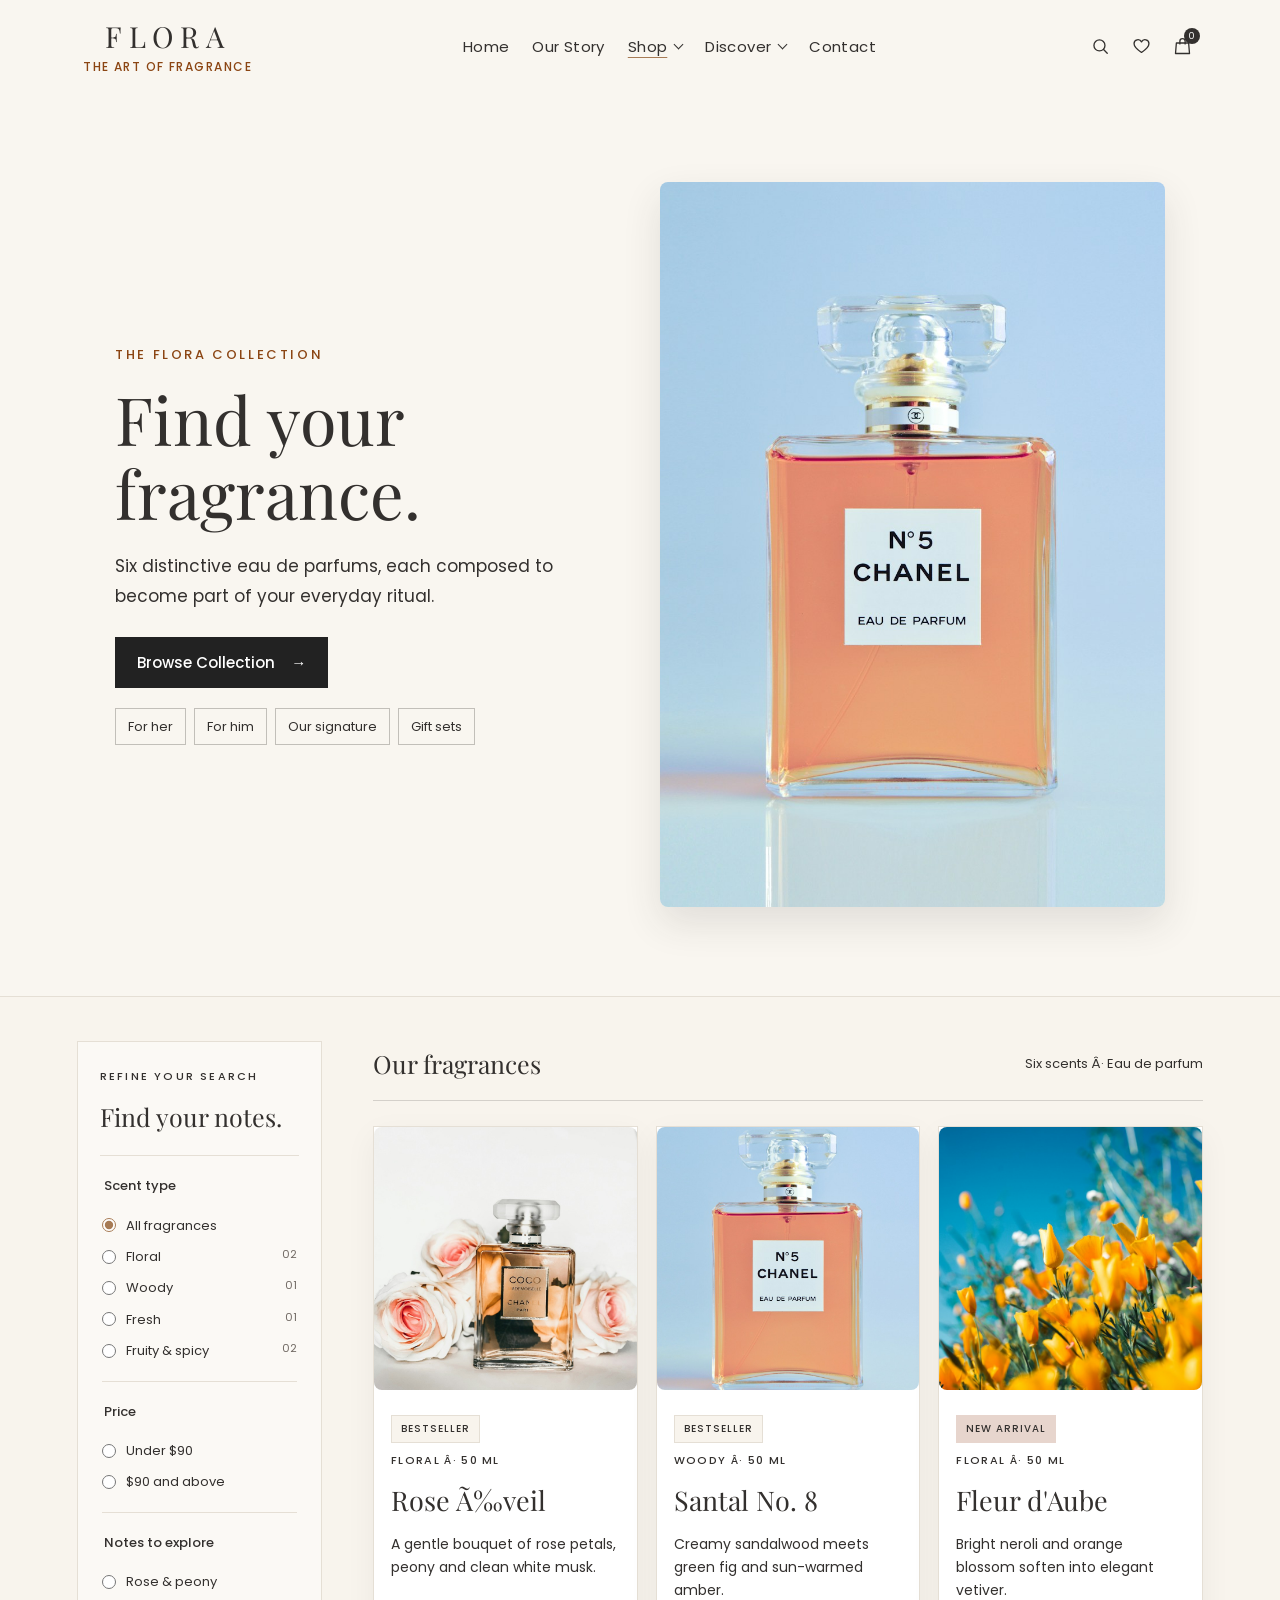
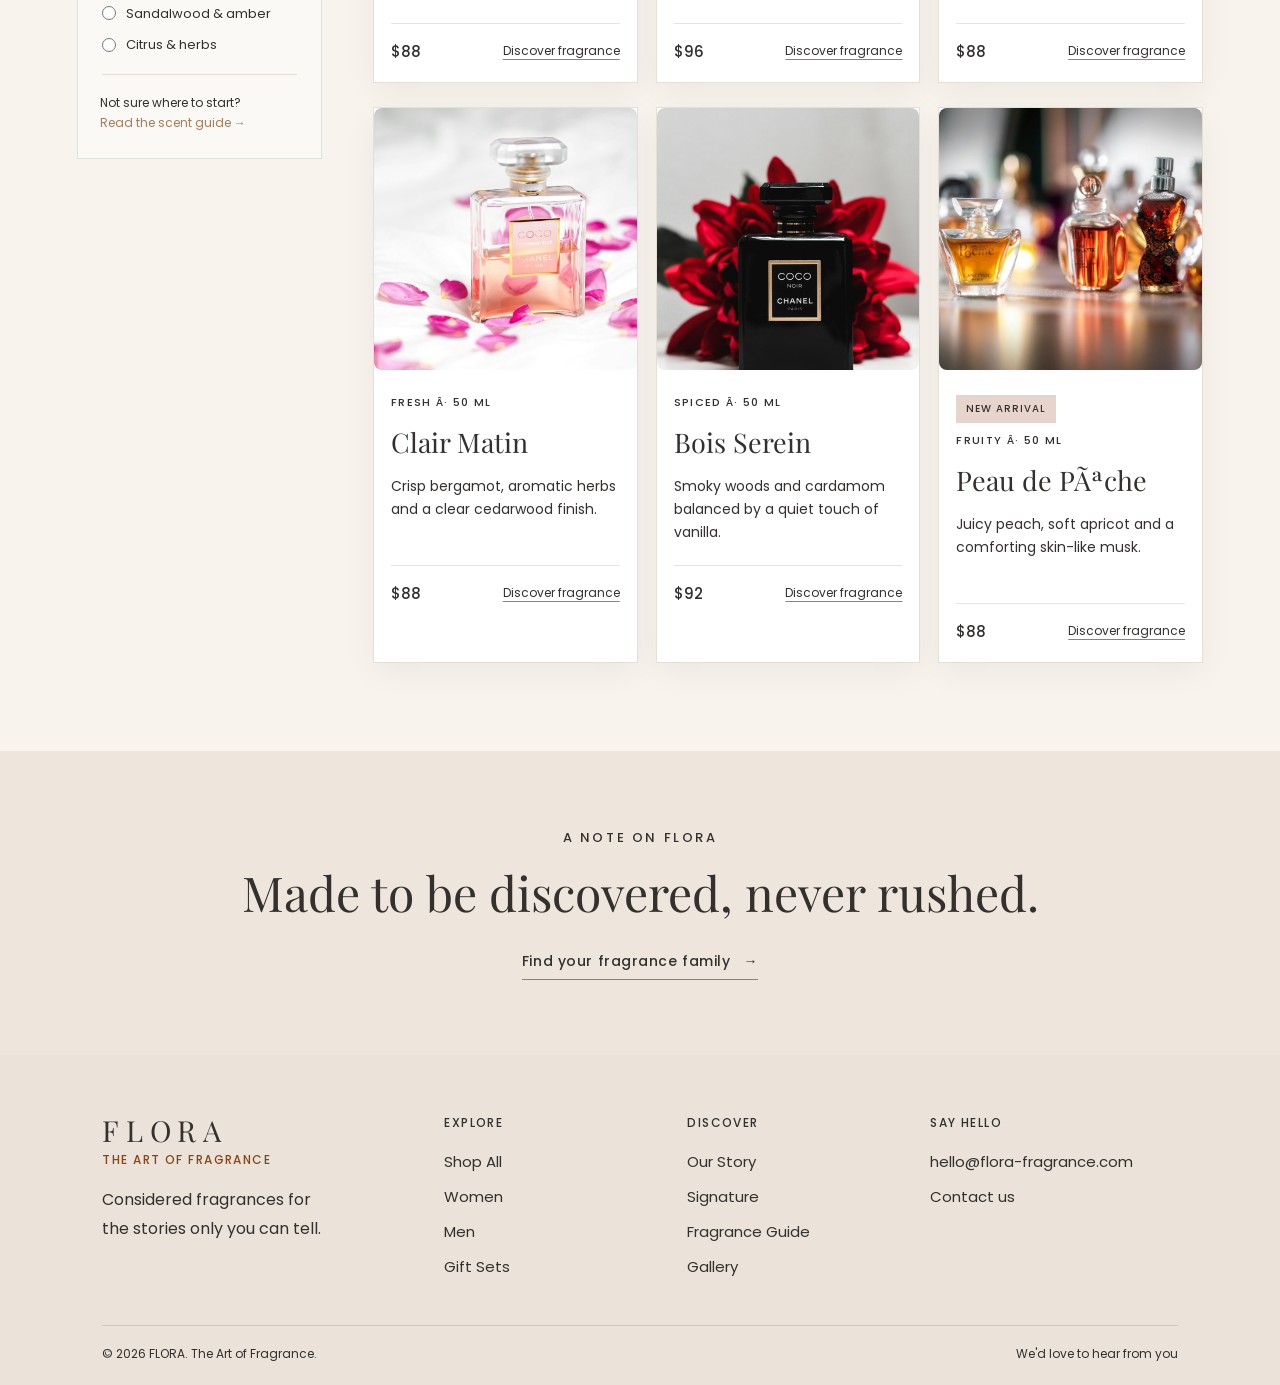
<file: collection.html>
﻿<!DOCTYPE html>
<html lang="en">
<head>
    <meta charset="UTF-8">
    <meta name="viewport" content="width=device-width, initial-scale=1.0">
    <meta name="description" content="Explore every considered FLORA eau de parfum, with notes and details for each scent.">
    <title>FLORA | Shop All Fragrances</title>
    <link rel="stylesheet" href="css/style.css">
</head>
<body class="page-collection">
    <header class="site-header">
        <a class="brand" href="index.html" aria-label="FLORA home"><span class="brand-name">FLORA</span><span class="brand-tagline">The Art of Fragrance</span></a>
        <input class="menu-toggle" type="checkbox" id="menu-toggle" aria-label="Toggle navigation">
        <label class="menu-button" for="menu-toggle" aria-hidden="true"><span></span><span></span><span></span></label>
        <nav class="main-nav" aria-label="Main navigation">
            <a href="index.html">Home</a><a href="about.html">Our Story</a>
            <div class="nav-group"><a class="active" href="collection.html" aria-current="page">Shop <span class="nav-chevron" aria-hidden="true"></span></a><input class="dropdown-toggle" type="checkbox" id="shop-dropdown-toggle" aria-label="Toggle Shop submenu"><label class="dropdown-label" for="shop-dropdown-toggle"><span>Toggle Shop submenu</span><span class="nav-chevron" aria-hidden="true"></span></label><div class="nav-dropdown"><a class="active" href="collection.html" aria-current="page">Shop All</a><a href="women.html">Women</a><a href="men.html">Men</a><a href="signature.html">Signature</a><a href="gifts.html">Gift Sets</a></div></div>
            <div class="nav-group"><a href="guide.html">Discover <span class="nav-chevron" aria-hidden="true"></span></a><input class="dropdown-toggle" type="checkbox" id="discover-dropdown-toggle" aria-label="Toggle Discover submenu"><label class="dropdown-label" for="discover-dropdown-toggle"><span>Toggle Discover submenu</span><span class="nav-chevron" aria-hidden="true"></span></label><div class="nav-dropdown"><a href="guide.html">Fragrance Guide</a><a href="gallery.html">Gallery</a></div></div>
            <a href="contact.html">Contact</a>
        </nav>
        <div class="header-actions" aria-label="Quick links">
            <a class="header-action" href="search.html" aria-label="Search fragrances" title="Search"><svg viewBox="0 0 24 24" aria-hidden="true"><circle cx="10.8" cy="10.8" r="6.3"></circle><path d="m15.5 15.5 4.2 4.2"></path></svg></a>
            <a class="header-action" href="wishlist.html" aria-label="Wishlist" title="Wishlist"><svg viewBox="0 0 24 24" aria-hidden="true"><path d="M20.5 8.8c0 4.2-8.5 10-8.5 10s-8.5-5.8-8.5-10a4.5 4.5 0 0 1 8.5-2.1 4.5 4.5 0 0 1 8.5 2.1Z"></path></svg></a>
            <a class="header-action cart-action" href="cart.html" aria-label="Shopping bag, 0 items" title="Shopping bag"><svg viewBox="0 0 24 24" aria-hidden="true"><path d="M5 8h14l1 12H4L5 8Z"></path><path d="M9 9V6a3 3 0 0 1 6 0v3"></path></svg><span class="cart-count" aria-hidden="true">0</span></a>
        </div>
    </header>
    <main>
        <section class="inner-hero">
            <div class="inner-hero-copy">
                <p class="eyebrow" style="color: #8B4513;">The FLORA collection</p>
                <h1>Find your fragrance.</h1>
                <p>Six distinctive eau de parfums, each composed to become part of your everyday ritual.</p>
                <a class="inner-hero-button" href="#fragrances">Browse Collection <span aria-hidden="true">&rarr;</span></a>
                <div class="category-links"><a href="women.html">For her</a><a href="men.html">For him</a><a href="signature.html">Our signature</a><a href="gifts.html">Gift sets</a></div>
            </div>
            <div class="inner-hero-image"><img src="images/flora-amber.jpg" alt="An amber FLORA perfume bottle in warm light"></div>
        </section>
        <section class="shop-layout" id="fragrances">
            <aside class="shop-sidebar" aria-label="Collection categories and fragrance filters">
                <div class="shop-sidebar-heading"><p class="eyebrow">Refine your search</p><h2>Find your notes.</h2></div>
                <form class="shop-filters" aria-label="Filter fragrances">
                    <fieldset class="filter-group"><legend>Scent type</legend>
                        <label class="filter-choice"><input type="radio" name="fragrance-filter" id="filter-all" checked><span>All fragrances</span></label>
                        <label class="filter-choice"><input type="radio" name="fragrance-filter" id="filter-floral"><span>Floral <small>02</small></span></label>
                        <label class="filter-choice"><input type="radio" name="fragrance-filter" id="filter-woody"><span>Woody <small>01</small></span></label>
                        <label class="filter-choice"><input type="radio" name="fragrance-filter" id="filter-fresh"><span>Fresh <small>01</small></span></label>
                        <label class="filter-choice"><input type="radio" name="fragrance-filter" id="filter-fruity"><span>Fruity &amp; spicy <small>02</small></span></label>
                    </fieldset>
                    <fieldset class="filter-group"><legend>Price</legend>
                        <label class="filter-choice"><input type="radio" name="fragrance-filter" id="filter-under-90"><span>Under $90</span></label>
                        <label class="filter-choice"><input type="radio" name="fragrance-filter" id="filter-over-90"><span>$90 and above</span></label>
                    </fieldset>
                    <fieldset class="filter-group"><legend>Notes to explore</legend>
                        <label class="filter-choice"><input type="radio" name="fragrance-filter" id="filter-rose"><span>Rose &amp; peony</span></label>
                        <label class="filter-choice"><input type="radio" name="fragrance-filter" id="filter-amber"><span>Sandalwood &amp; amber</span></label>
                        <label class="filter-choice"><input type="radio" name="fragrance-filter" id="filter-citrus"><span>Citrus &amp; herbs</span></label>
                    </fieldset>
                </form>
                <a class="sidebar-guide-link" href="guide.html">Not sure where to start? <span>Read the scent guide &rarr;</span></a>
            </aside>
            <div class="shop-results">
                <div class="catalog-heading"><p>Our fragrances</p><span>Six scents Â· Eau de parfum</span></div>
                <div class="catalog-grid">
                    <article class="catalog-card filter-floral filter-under-90 filter-rose"><a href="women.html"><img src="images/flora-rose.jpg" alt="Rose Ã‰veil perfume in soft rose light"></a><div class="catalog-details"><span class="product-badge">Bestseller</span><p class="eyebrow">Floral Â· 50 ml</p><h2>Rose Ã‰veil</h2><p>A gentle bouquet of rose petals, peony and clean white musk.</p><div class="catalog-bottom"><span>$88</span><a href="women.html">Discover fragrance</a></div></div></article>
                    <article class="catalog-card filter-woody filter-over-90 filter-amber"><a href="signature.html"><img src="images/flora-amber.jpg" alt="Santal No. 8 perfume bottle in warm amber light"></a><div class="catalog-details"><span class="product-badge">Bestseller</span><p class="eyebrow">Woody Â· 50 ml</p><h2>Santal No. 8</h2><p>Creamy sandalwood meets green fig and sun-warmed amber.</p><div class="catalog-bottom"><span>$96</span><a href="signature.html">Discover fragrance</a></div></div></article>
                    <article class="catalog-card filter-floral filter-under-90"><a href="women.html"><img src="images/flora-garden.jpg" alt="Delicate blossoms in a sunlit garden"></a><div class="catalog-details"><span class="product-badge product-badge-new">New arrival</span><p class="eyebrow">Floral Â· 50 ml</p><h2>Fleur d'Aube</h2><p>Bright neroli and orange blossom soften into elegant vetiver.</p><div class="catalog-bottom"><span>$88</span><a href="women.html">Discover fragrance</a></div></div></article>
                    <article class="catalog-card filter-fresh filter-under-90 filter-citrus"><a href="men.html"><img src="images/flora-bottle.jpg" alt="Fresh aromatic fragrance bottle, styled simply"></a><div class="catalog-details"><p class="eyebrow">Fresh Â· 50 ml</p><h2>Clair Matin</h2><p>Crisp bergamot, aromatic herbs and a clear cedarwood finish.</p><div class="catalog-bottom"><span>$88</span><a href="men.html">Discover fragrance</a></div></div></article>
                    <article class="catalog-card filter-fruity filter-over-90"><a href="men.html"><img src="images/flora-hero.jpg" alt="Deeply colored perfume bottle among vivid petals"></a><div class="catalog-details"><p class="eyebrow">Spiced Â· 50 ml</p><h2>Bois Serein</h2><p>Smoky woods and cardamom balanced by a quiet touch of vanilla.</p><div class="catalog-bottom"><span>$92</span><a href="men.html">Discover fragrance</a></div></div></article>
                    <article class="catalog-card filter-fruity filter-under-90"><a href="women.html"><img src="images/flora-story.jpg" alt="A softly lit perfume still life"></a><div class="catalog-details"><span class="product-badge product-badge-new">New arrival</span><p class="eyebrow">Fruity Â· 50 ml</p><h2>Peau de PÃªche</h2><p>Juicy peach, soft apricot and a comforting skin-like musk.</p><div class="catalog-bottom"><span>$88</span><a href="women.html">Discover fragrance</a></div></div></article>
                </div>
            </div>
        </section>
        <section class="catalog-note"><p class="eyebrow">A note on FLORA</p><h2>Made to be discovered, never rushed.</h2><a class="text-link" href="guide.html">Find your fragrance family <span aria-hidden="true">&rarr;</span></a></section>
    </main>
    <footer class="site-footer">
        <div class="footer-top">
            <div class="footer-brand"><a class="brand brand-footer" href="index.html"><span class="brand-name">FLORA</span><span class="brand-tagline">The Art of Fragrance</span></a><p>Considered fragrances for the stories only you can tell.</p></div>
            <div class="footer-links"><h2>Explore</h2><a href="collection.html">Shop All</a><a href="women.html">Women</a><a href="men.html">Men</a><a href="gifts.html">Gift Sets</a></div>
            <div class="footer-links"><h2>Discover</h2><a href="about.html">Our Story</a><a href="signature.html">Signature</a><a href="guide.html">Fragrance Guide</a><a href="gallery.html">Gallery</a></div>
            <div class="footer-contact"><h2>Say hello</h2><a href="mailto:hello@flora-fragrance.com">hello@flora-fragrance.com</a><a href="contact.html">Contact us</a></div>
        </div>
        <div class="footer-bottom"><p>&copy; 2026 FLORA. The Art of Fragrance.</p><a href="contact.html">We'd love to hear from you</a></div>
    </footer>
</body>
</html>
</file>
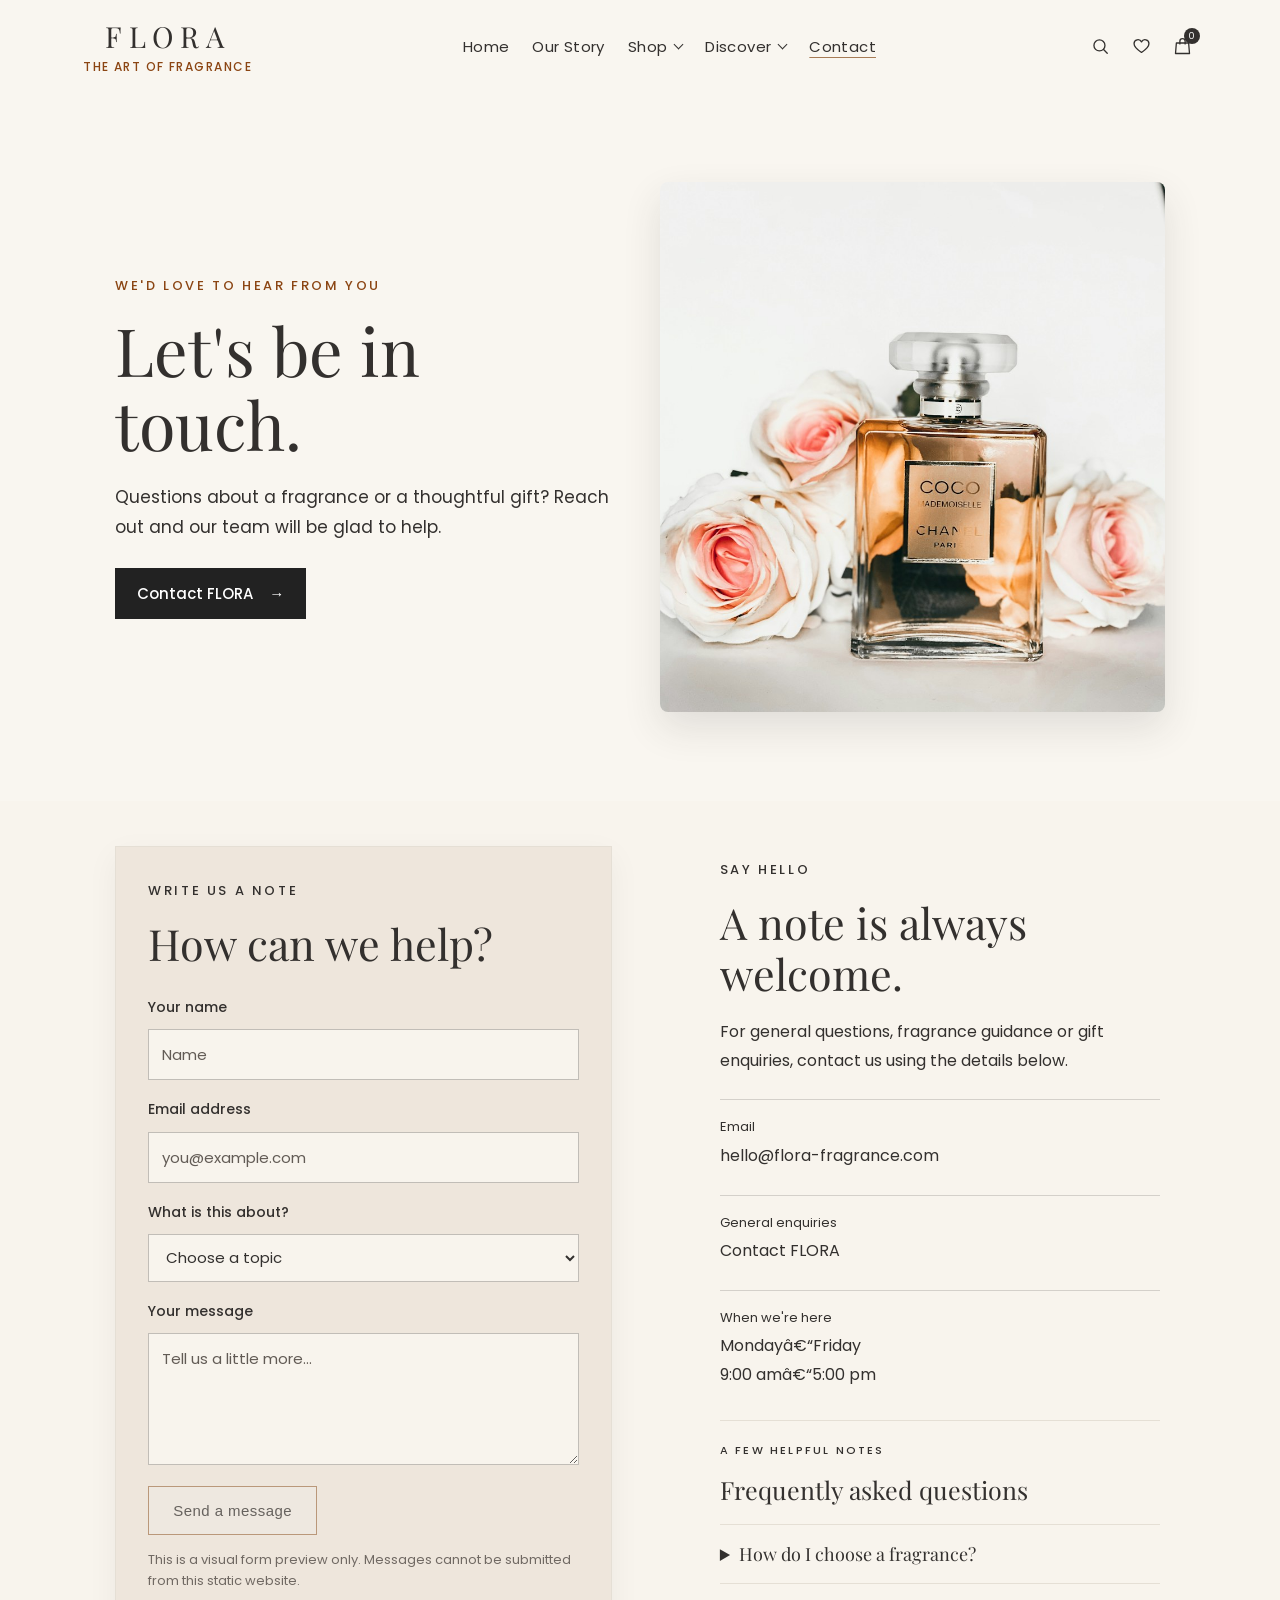
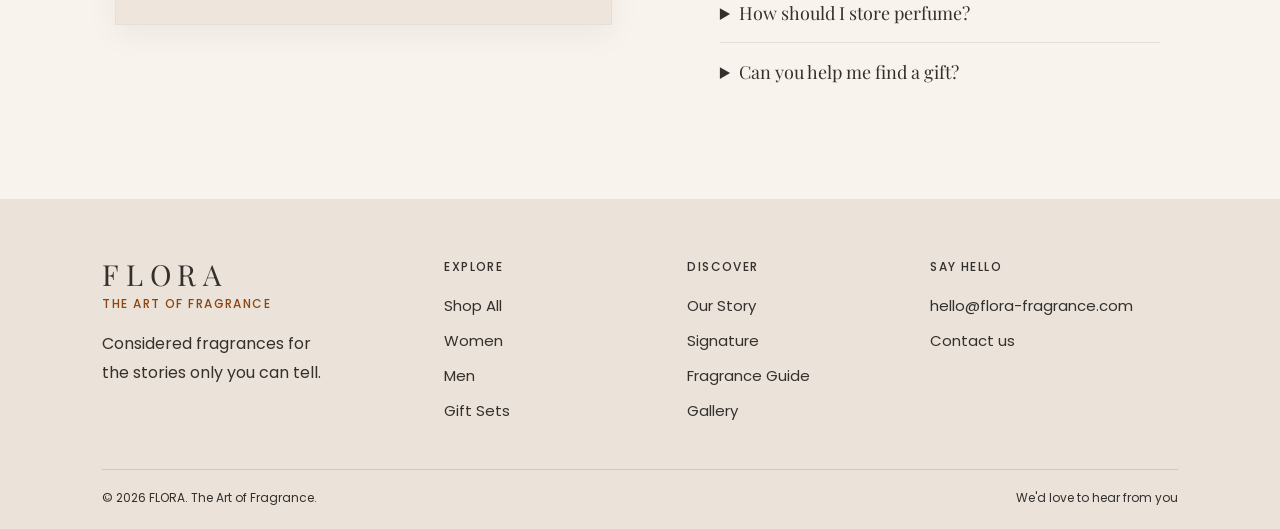
<file: contact.html>
﻿<!DOCTYPE html>
<html lang="en">
<head>
    <meta charset="UTF-8">
    <meta name="viewport" content="width=device-width, initial-scale=1.0">
    <meta name="description" content="Get in touch with FLORA for fragrance, gift and general enquiries.">
    <title>FLORA | Contact Us</title>
    <link rel="stylesheet" href="css/style.css">
</head>
<body class="page-contact">
    <header class="site-header">
        <a class="brand" href="index.html" aria-label="FLORA home"><span class="brand-name">FLORA</span><span class="brand-tagline">The Art of Fragrance</span></a>
        <input class="menu-toggle" type="checkbox" id="menu-toggle" aria-label="Toggle navigation">
        <label class="menu-button" for="menu-toggle" aria-hidden="true"><span></span><span></span><span></span></label>
        <nav class="main-nav" aria-label="Main navigation">
            <a href="index.html">Home</a><a href="about.html">Our Story</a>
            <div class="nav-group"><a href="collection.html">Shop <span class="nav-chevron" aria-hidden="true"></span></a><input class="dropdown-toggle" type="checkbox" id="shop-dropdown-toggle" aria-label="Toggle Shop submenu"><label class="dropdown-label" for="shop-dropdown-toggle"><span>Toggle Shop submenu</span><span class="nav-chevron" aria-hidden="true"></span></label><div class="nav-dropdown"><a href="collection.html">Shop All</a><a href="women.html">Women</a><a href="men.html">Men</a><a href="signature.html">Signature</a><a href="gifts.html">Gift Sets</a></div></div>
            <div class="nav-group"><a href="guide.html">Discover <span class="nav-chevron" aria-hidden="true"></span></a><input class="dropdown-toggle" type="checkbox" id="discover-dropdown-toggle" aria-label="Toggle Discover submenu"><label class="dropdown-label" for="discover-dropdown-toggle"><span>Toggle Discover submenu</span><span class="nav-chevron" aria-hidden="true"></span></label><div class="nav-dropdown"><a href="guide.html">Fragrance Guide</a><a href="gallery.html">Gallery</a></div></div><a href="contact.html" aria-current="page">Contact</a>
        </nav>
        <div class="header-actions" aria-label="Quick links">
            <a class="header-action" href="search.html" aria-label="Search fragrances" title="Search"><svg viewBox="0 0 24 24" aria-hidden="true"><circle cx="10.8" cy="10.8" r="6.3"></circle><path d="m15.5 15.5 4.2 4.2"></path></svg></a>
            <a class="header-action" href="wishlist.html" aria-label="Wishlist" title="Wishlist"><svg viewBox="0 0 24 24" aria-hidden="true"><path d="M20.5 8.8c0 4.2-8.5 10-8.5 10s-8.5-5.8-8.5-10a4.5 4.5 0 0 1 8.5-2.1 4.5 4.5 0 0 1 8.5 2.1Z"></path></svg></a>
            <a class="header-action cart-action" href="cart.html" aria-label="Shopping bag, 0 items" title="Shopping bag"><svg viewBox="0 0 24 24" aria-hidden="true"><path d="M5 8h14l1 12H4L5 8Z"></path><path d="M9 9V6a3 3 0 0 1 6 0v3"></path></svg><span class="cart-count" aria-hidden="true">0</span></a>
        </div>
    </header>
    <main>
        <section class="inner-hero">
            <div class="inner-hero-copy"><p class="eyebrow" style="color: #8B4513;">We'd love to hear from you</p><h1>Let's be in touch.</h1><p>Questions about a fragrance or a thoughtful gift? Reach out and our team will be glad to help.</p><a class="inner-hero-button" href="#contact-details">Contact FLORA <span aria-hidden="true">&rarr;</span></a></div>
            <div class="inner-hero-image"><img src="images/flora-rose.jpg" alt="A rose-toned perfume bottle in warm natural light"></div>
        </section>
        <section class="contact-layout" id="contact-details">
            <form class="contact-form" aria-label="Visual contact form demonstration">
                <p class="eyebrow">Write us a note</p><h2>How can we help?</h2>
                <fieldset disabled>
                    <label for="contact-name">Your name</label><input id="contact-name" name="name" type="text" placeholder="Name">
                    <label for="contact-email">Email address</label><input id="contact-email" name="email" type="email" placeholder="you@example.com">
                    <label for="contact-topic">What is this about?</label><select id="contact-topic" name="topic"><option>Choose a topic</option><option>Fragrance question</option><option>Gift enquiry</option><option>Something else</option></select>
                    <label for="contact-message">Your message</label><textarea id="contact-message" name="message" rows="4" placeholder="Tell us a little more..."></textarea>
                    <button class="button button-outline" type="submit">Send a message</button>
                </fieldset>
                <p class="static-note">This is a visual form preview only. Messages cannot be submitted from this static website.</p>
            </form>
            <div class="contact-details"><p class="eyebrow">Say hello</p><h2>A note is always welcome.</h2><p>For general questions, fragrance guidance or gift enquiries, contact us using the details below.</p><div class="contact-method"><span>Email</span><a href="mailto:hello@flora-fragrance.com">hello@flora-fragrance.com</a></div><div class="contact-method"><span>General enquiries</span><a href="contact.html">Contact FLORA</a></div><div class="contact-hours"><span>When we're here</span><p>Mondayâ€“Friday<br>9:00 amâ€“5:00 pm</p></div>
                <div class="contact-faq"><p class="eyebrow">A few helpful notes</p><h3>Frequently asked questions</h3>
                    <details><summary>How do I choose a fragrance?</summary><p>Start with the notes you already enjoy. Our <a href="guide.html">fragrance guide</a> explains how a scent unfolds.</p></details>
                    <details><summary>How should I store perfume?</summary><p>Keep your bottle away from direct sunlight and heat to help preserve its character.</p></details>
                    <details><summary>Can you help me find a gift?</summary><p>Explore our <a href="gifts.html">gift ideas</a> or email us for a little guidance.</p></details>
                </div>
            </div>
        </section>
    </main>
    <footer class="site-footer">
        <div class="footer-top"><div class="footer-brand"><a class="brand brand-footer" href="index.html"><span class="brand-name">FLORA</span><span class="brand-tagline">The Art of Fragrance</span></a><p>Considered fragrances for the stories only you can tell.</p></div><div class="footer-links"><h2>Explore</h2><a href="collection.html">Shop All</a><a href="women.html">Women</a><a href="men.html">Men</a><a href="gifts.html">Gift Sets</a></div><div class="footer-links"><h2>Discover</h2><a href="about.html">Our Story</a><a href="signature.html">Signature</a><a href="guide.html">Fragrance Guide</a><a href="gallery.html">Gallery</a></div><div class="footer-contact"><h2>Say hello</h2><a href="mailto:hello@flora-fragrance.com">hello@flora-fragrance.com</a><a href="contact.html">Contact us</a></div></div>
        <div class="footer-bottom"><p>&copy; 2026 FLORA. The Art of Fragrance.</p><a href="contact.html">We'd love to hear from you</a></div>
    </footer>
</body>
</html>
</file>
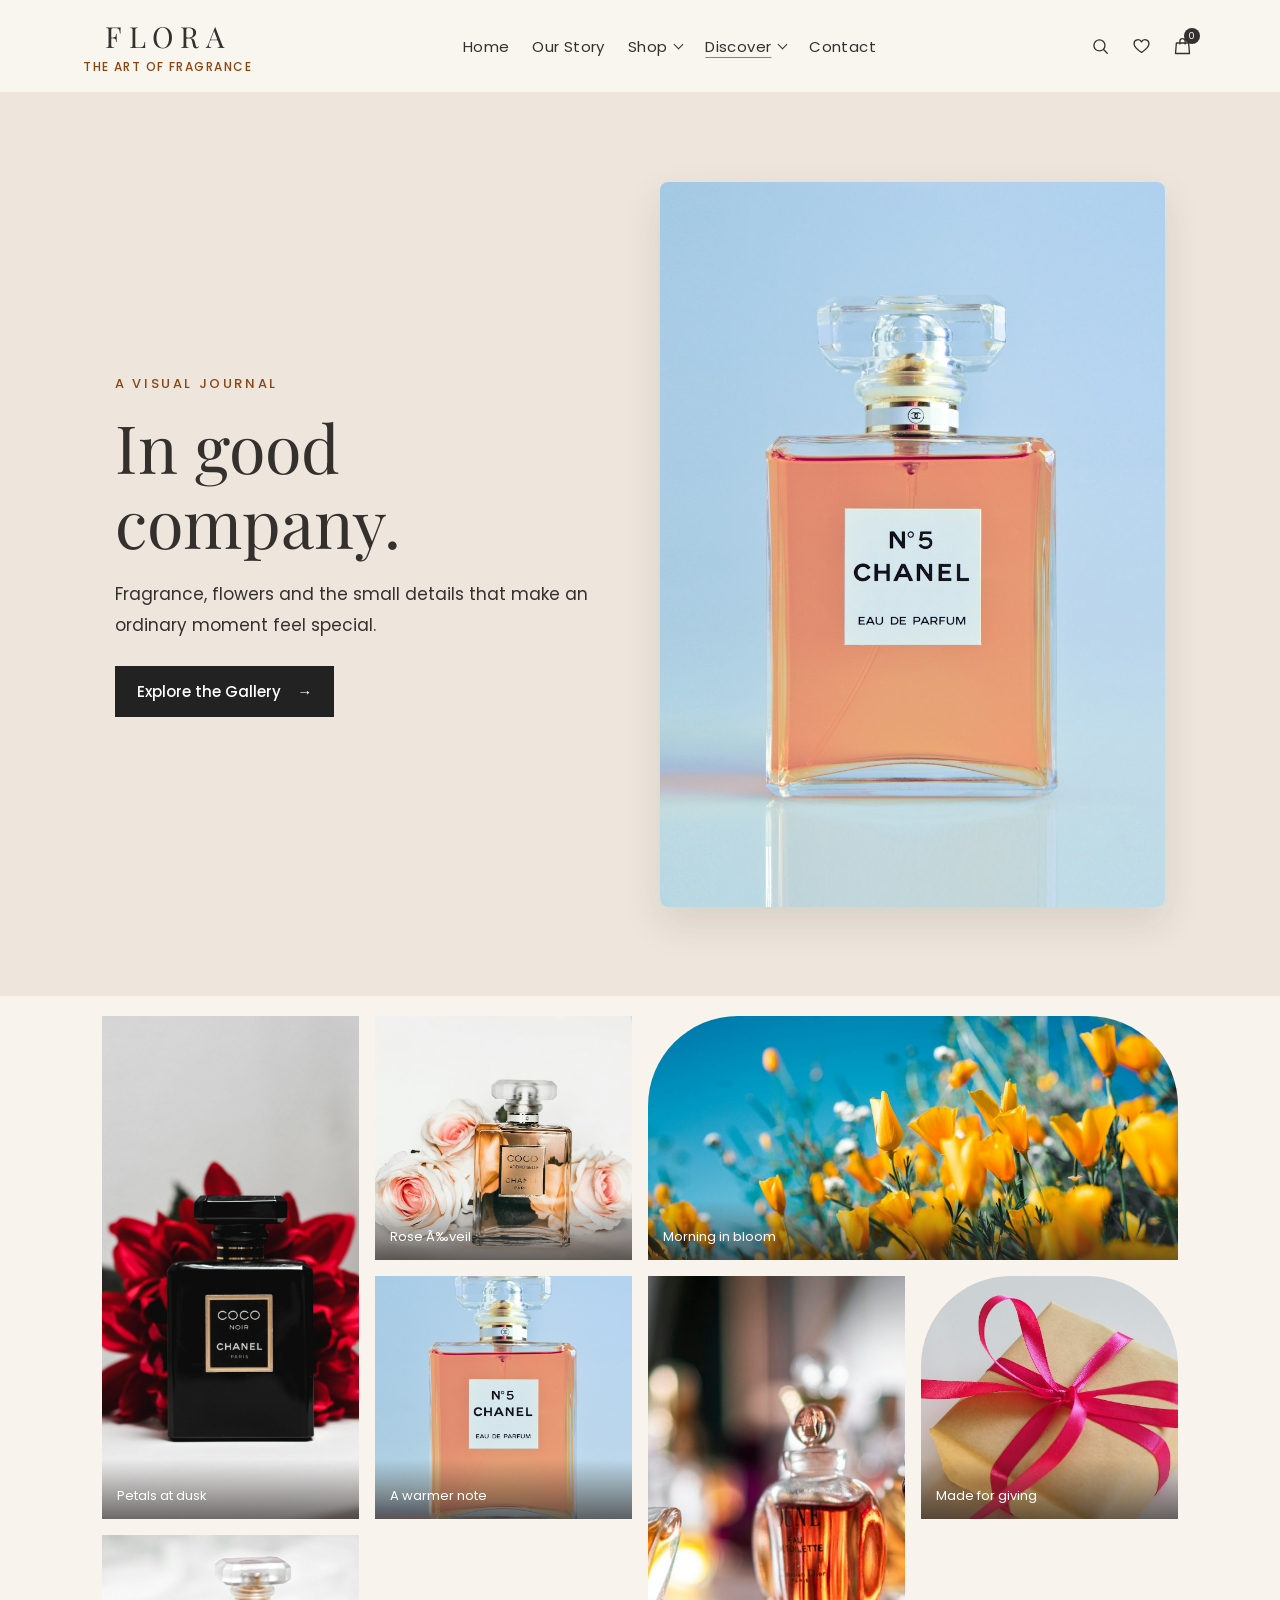
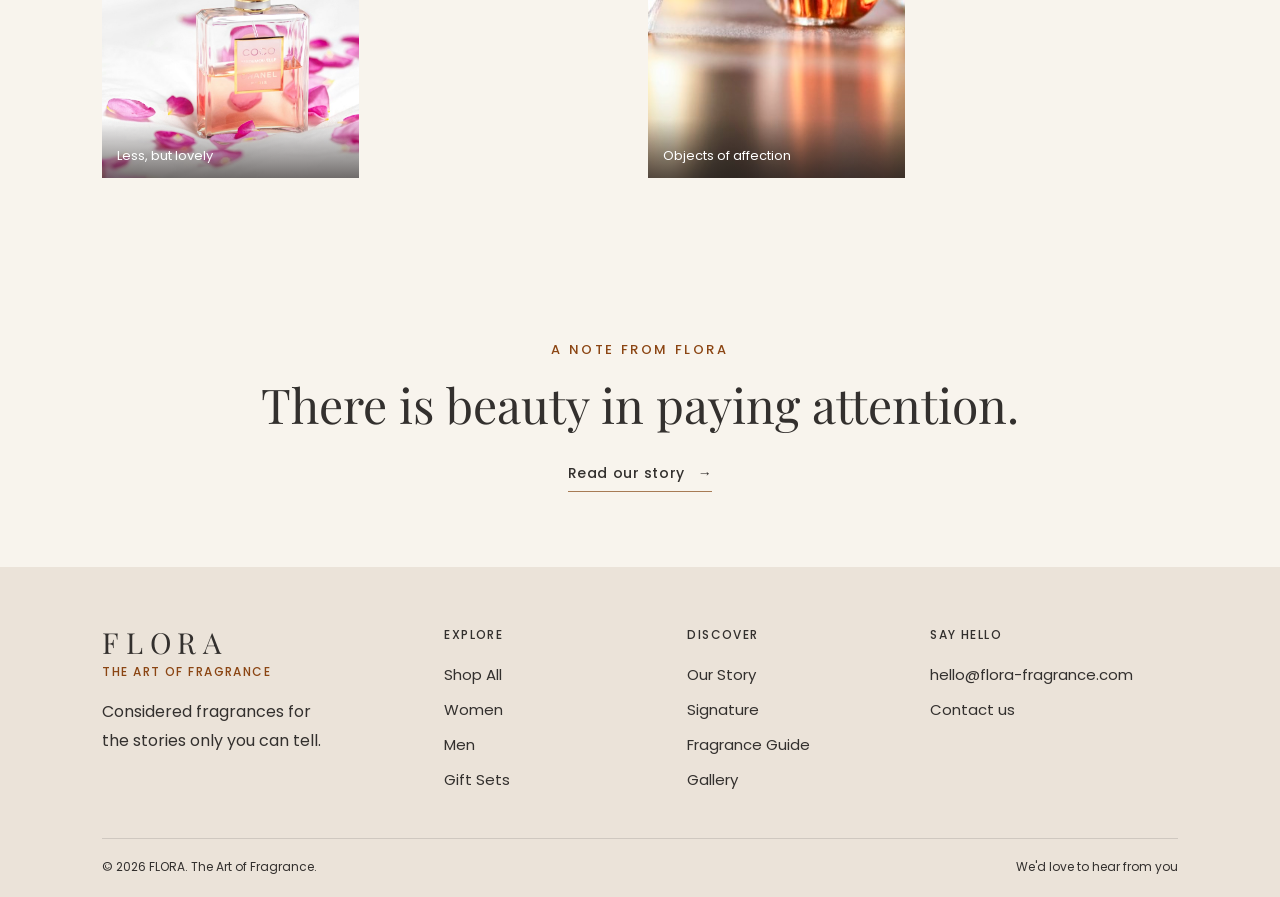
<file: gallery.html>
﻿<!DOCTYPE html>
<html lang="en">
<head>
    <meta charset="UTF-8">
    <meta name="viewport" content="width=device-width, initial-scale=1.0">
    <meta name="description" content="A visual gallery of FLORA fragrance, flowers and the small details that inspire us.">
    <title>FLORA | Gallery</title>
    <link rel="stylesheet" href="css/style.css">
</head>
<body class="page-gallery">
    <header class="site-header">
        <a class="brand" href="index.html" aria-label="FLORA home"><span class="brand-name">FLORA</span><span class="brand-tagline">The Art of Fragrance</span></a>
        <input class="menu-toggle" type="checkbox" id="menu-toggle" aria-label="Toggle navigation">
        <label class="menu-button" for="menu-toggle" aria-hidden="true"><span></span><span></span><span></span></label>
        <nav class="main-nav" aria-label="Main navigation">
            <a href="index.html">Home</a><a href="about.html">Our Story</a>
            <div class="nav-group"><a href="collection.html">Shop <span class="nav-chevron" aria-hidden="true"></span></a><input class="dropdown-toggle" type="checkbox" id="shop-dropdown-toggle" aria-label="Toggle Shop submenu"><label class="dropdown-label" for="shop-dropdown-toggle"><span>Toggle Shop submenu</span><span class="nav-chevron" aria-hidden="true"></span></label><div class="nav-dropdown"><a href="collection.html">Shop All</a><a href="women.html">Women</a><a href="men.html">Men</a><a href="signature.html">Signature</a><a href="gifts.html">Gift Sets</a></div></div>
            <div class="nav-group"><a class="active" href="guide.html" aria-current="page">Discover <span class="nav-chevron" aria-hidden="true"></span></a><input class="dropdown-toggle" type="checkbox" id="discover-dropdown-toggle" aria-label="Toggle Discover submenu"><label class="dropdown-label" for="discover-dropdown-toggle"><span>Toggle Discover submenu</span><span class="nav-chevron" aria-hidden="true"></span></label><div class="nav-dropdown"><a href="guide.html">Fragrance Guide</a><a class="active" href="gallery.html" aria-current="page">Gallery</a></div></div><a href="contact.html">Contact</a>
        </nav>
        <div class="header-actions" aria-label="Quick links">
            <a class="header-action" href="search.html" aria-label="Search fragrances" title="Search"><svg viewBox="0 0 24 24" aria-hidden="true"><circle cx="10.8" cy="10.8" r="6.3"></circle><path d="m15.5 15.5 4.2 4.2"></path></svg></a>
            <a class="header-action" href="wishlist.html" aria-label="Wishlist" title="Wishlist"><svg viewBox="0 0 24 24" aria-hidden="true"><path d="M20.5 8.8c0 4.2-8.5 10-8.5 10s-8.5-5.8-8.5-10a4.5 4.5 0 0 1 8.5-2.1 4.5 4.5 0 0 1 8.5 2.1Z"></path></svg></a>
            <a class="header-action cart-action" href="cart.html" aria-label="Shopping bag, 0 items" title="Shopping bag"><svg viewBox="0 0 24 24" aria-hidden="true"><path d="M5 8h14l1 12H4L5 8Z"></path><path d="M9 9V6a3 3 0 0 1 6 0v3"></path></svg><span class="cart-count" aria-hidden="true">0</span></a>
        </div>
    </header>
    <main>
        <section class="inner-hero">
            <div class="inner-hero-copy"><p class="eyebrow" style="color: #8B4513;"s>A visual journal</p><h1>In good company.</h1><p>Fragrance, flowers and the small details that make an ordinary moment feel special.</p><a class="inner-hero-button" href="#gallery-grid">Explore the Gallery <span aria-hidden="true">&rarr;</span></a></div>
            <div class="inner-hero-image"><img src="images/flora-amber.jpg" alt="An amber perfume bottle arranged as an elegant still life"></div>
        </section>
        <section class="gallery-section" id="gallery-grid" aria-label="FLORA fragrance photography">
            <figure class="gallery-item gallery-tall"><img src="images/flora-hero.jpg" alt="A perfume bottle framed by vivid red petals"><figcaption>Petals at dusk</figcaption></figure>
            <figure class="gallery-item"><img src="images/flora-rose.jpg" alt="A rose-toned perfume bottle in warm natural light"><figcaption>Rose Ã‰veil</figcaption></figure>
            <figure class="gallery-item gallery-wide"><img src="images/flora-garden.jpg" alt="A garden of pale flowers in soft sunlight"><figcaption>Morning in bloom</figcaption></figure>
            <figure class="gallery-item"><img src="images/flora-amber.jpg" alt="An amber fragrance bottle against a rich warm background"><figcaption>A warmer note</figcaption></figure>
            <figure class="gallery-item gallery-tall"><img src="images/flora-story.jpg" alt="A quiet, elegant perfume still life"><figcaption>Objects of affection</figcaption></figure>
            <figure class="gallery-item"><img src="images/flora-gift.jpg" alt="A thoughtful gift wrapped for a celebration"><figcaption>Made for giving</figcaption></figure>
            <figure class="gallery-item"><img src="images/flora-bottle.jpg" alt="A simple fragrance bottle in a softly shaded setting"><figcaption>Less, but lovely</figcaption></figure>
        </section>
        <section class="gallery-end"><p class="eyebrow" style="color: #8B4513;">A note from FLORA</p><h2>There is beauty in paying attention.</h2><a class="text-link" href="about.html">Read our story <span aria-hidden="true">&rarr;</span></a></section>
    </main>
    <footer class="site-footer">
        <div class="footer-top"><div class="footer-brand"><a class="brand brand-footer" href="index.html"><span class="brand-name">FLORA</span><span class="brand-tagline">The Art of Fragrance</span></a><p>Considered fragrances for the stories only you can tell.</p></div><div class="footer-links"><h2>Explore</h2><a href="collection.html">Shop All</a><a href="women.html">Women</a><a href="men.html">Men</a><a href="gifts.html">Gift Sets</a></div><div class="footer-links"><h2>Discover</h2><a href="about.html">Our Story</a><a href="signature.html">Signature</a><a href="guide.html">Fragrance Guide</a><a href="gallery.html">Gallery</a></div><div class="footer-contact"><h2>Say hello</h2><a href="mailto:hello@flora-fragrance.com">hello@flora-fragrance.com</a><a href="contact.html">Contact us</a></div></div>
        <div class="footer-bottom"><p>&copy; 2026 FLORA. The Art of Fragrance.</p><a href="contact.html">We'd love to hear from you</a></div>
    </footer>
</body>
</html>
</file>
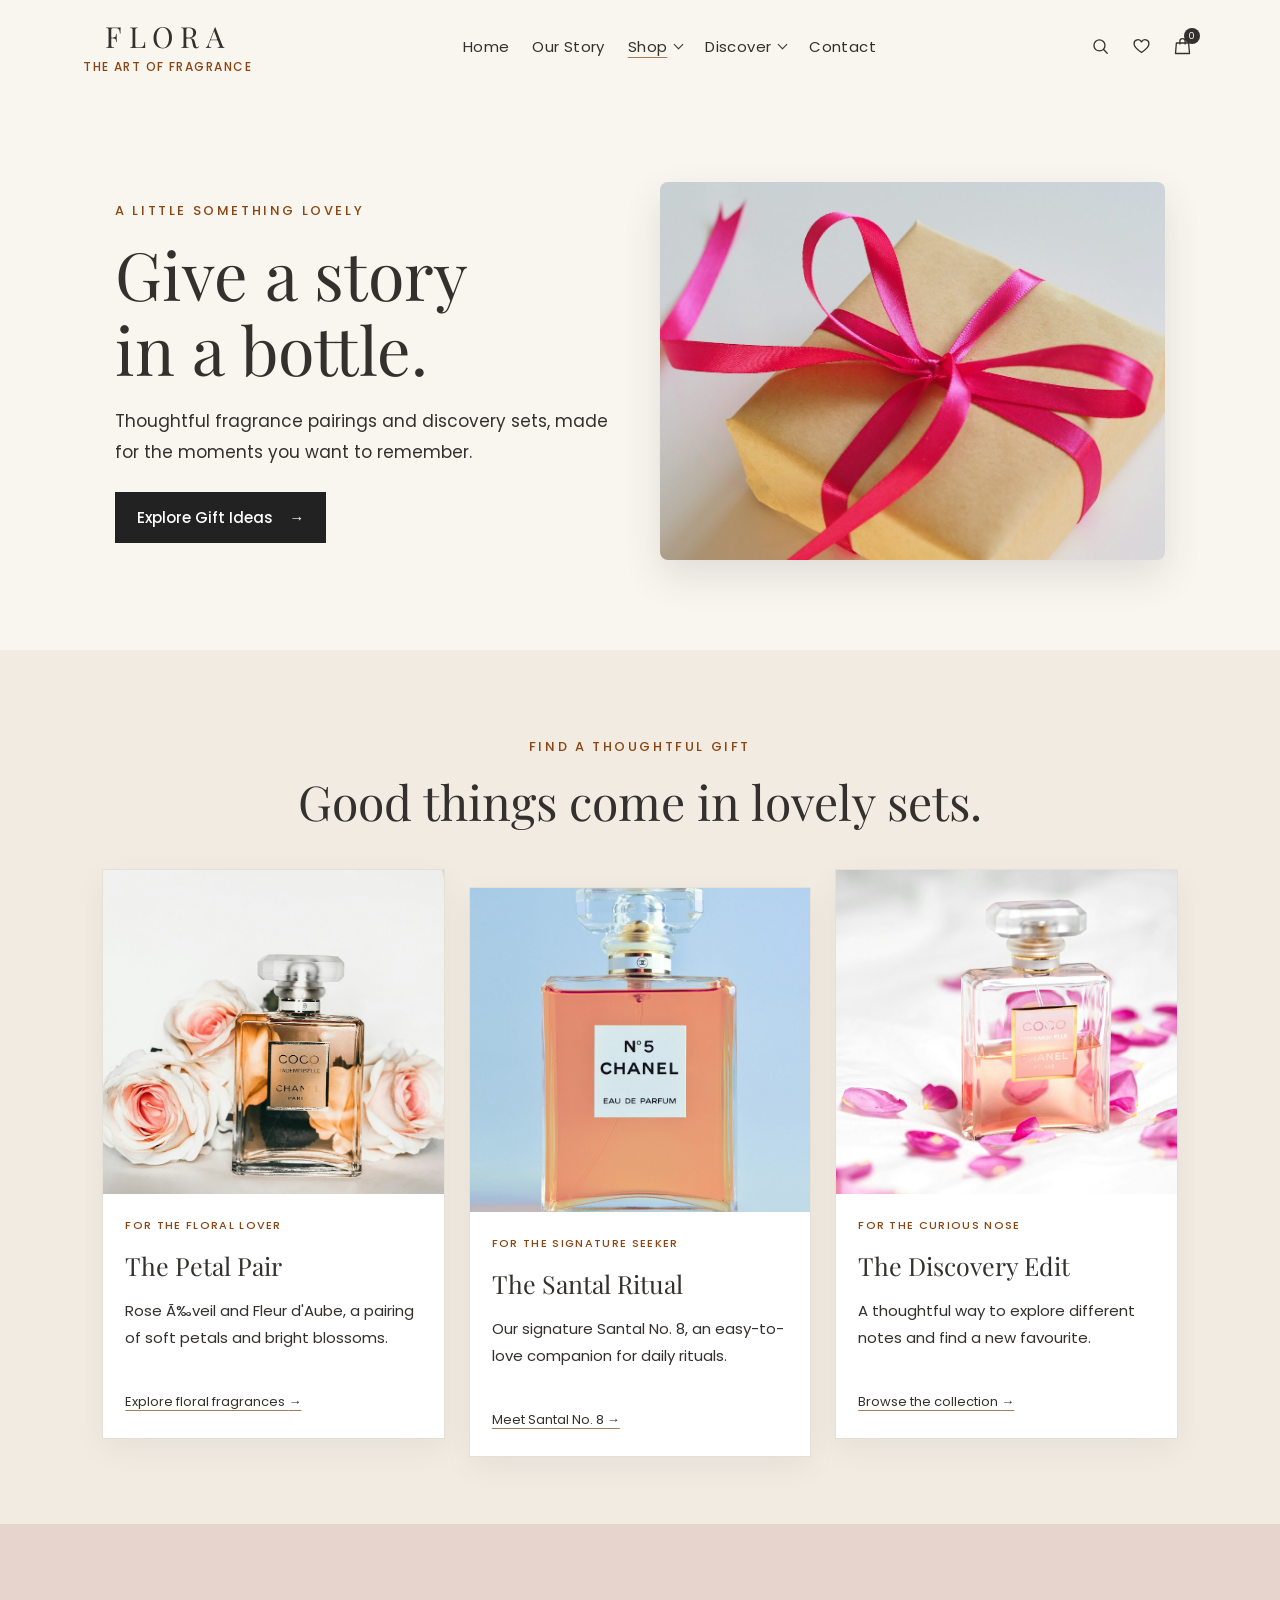
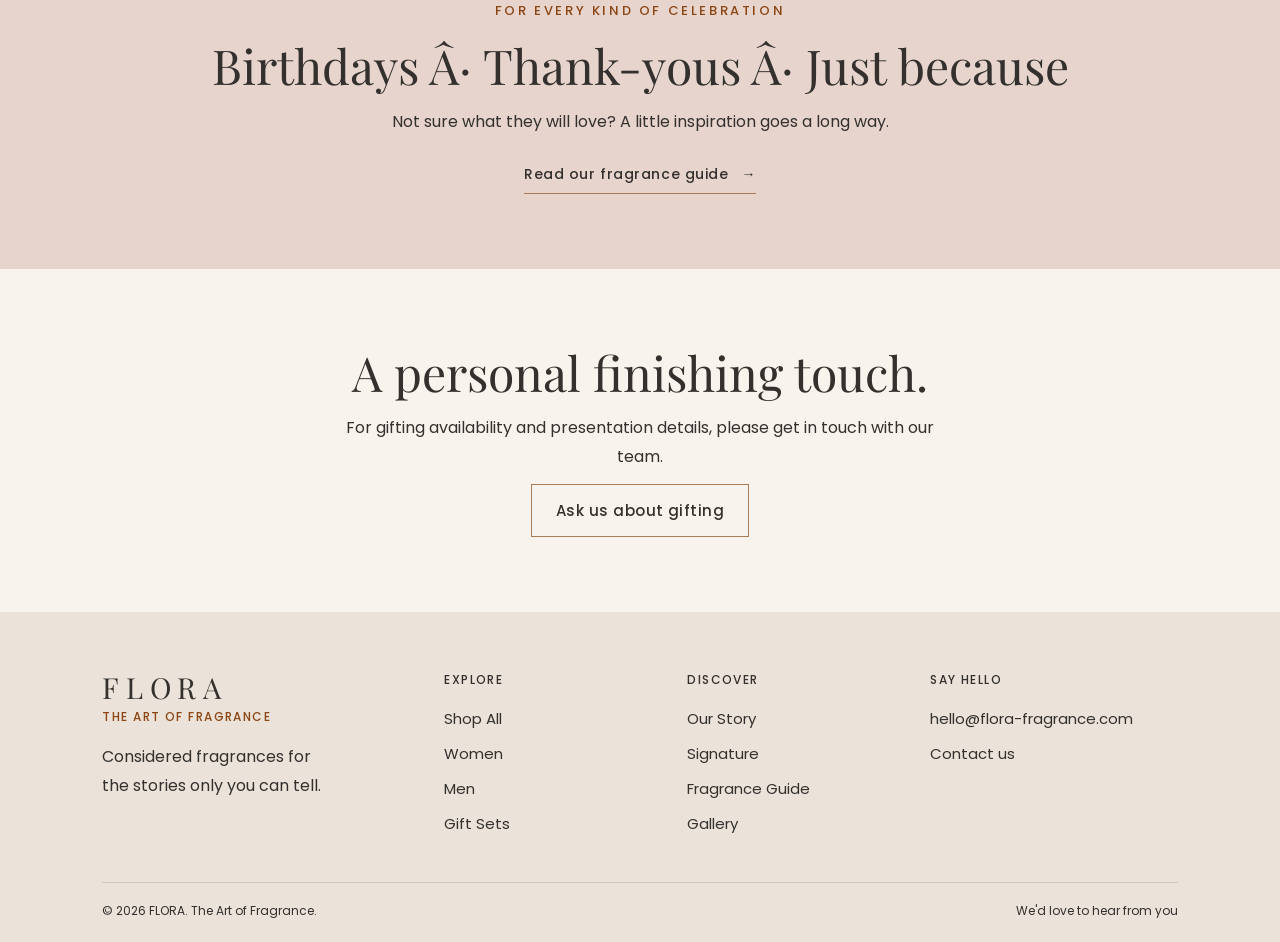
<file: gifts.html>
﻿<!DOCTYPE html>
<html lang="en">
<head>
    <meta charset="UTF-8">
    <meta name="viewport" content="width=device-width, initial-scale=1.0">
    <meta name="description" content="Explore FLORA fragrance gift sets and thoughtful scent ideas for special occasions.">
    <title>FLORA | Fragrance Gift Sets</title>
    <link rel="stylesheet" href="css/style.css">
</head>
<body class="page-gifts">
    <header class="site-header">
        <a class="brand" href="index.html" aria-label="FLORA home"><span class="brand-name">FLORA</span><span class="brand-tagline">The Art of Fragrance</span></a>
        <input class="menu-toggle" type="checkbox" id="menu-toggle" aria-label="Toggle navigation">
        <label class="menu-button" for="menu-toggle" aria-hidden="true"><span></span><span></span><span></span></label>
        <nav class="main-nav" aria-label="Main navigation">
            <a href="index.html">Home</a><a href="about.html">Our Story</a>
            <div class="nav-group"><a class="active" href="collection.html" aria-current="page">Shop <span class="nav-chevron" aria-hidden="true"></span></a><input class="dropdown-toggle" type="checkbox" id="shop-dropdown-toggle" aria-label="Toggle Shop submenu"><label class="dropdown-label" for="shop-dropdown-toggle"><span>Toggle Shop submenu</span><span class="nav-chevron" aria-hidden="true"></span></label><div class="nav-dropdown"><a href="collection.html">Shop All</a><a href="women.html">Women</a><a href="men.html">Men</a><a href="signature.html">Signature</a><a class="active" href="gifts.html" aria-current="page">Gift Sets</a></div></div>
            <div class="nav-group"><a href="guide.html">Discover <span class="nav-chevron" aria-hidden="true"></span></a><input class="dropdown-toggle" type="checkbox" id="discover-dropdown-toggle" aria-label="Toggle Discover submenu"><label class="dropdown-label" for="discover-dropdown-toggle"><span>Toggle Discover submenu</span><span class="nav-chevron" aria-hidden="true"></span></label><div class="nav-dropdown"><a href="guide.html">Fragrance Guide</a><a href="gallery.html">Gallery</a></div></div><a href="contact.html">Contact</a>
        </nav>
        <div class="header-actions" aria-label="Quick links">
            <a class="header-action" href="search.html" aria-label="Search fragrances" title="Search"><svg viewBox="0 0 24 24" aria-hidden="true"><circle cx="10.8" cy="10.8" r="6.3"></circle><path d="m15.5 15.5 4.2 4.2"></path></svg></a>
            <a class="header-action" href="wishlist.html" aria-label="Wishlist" title="Wishlist"><svg viewBox="0 0 24 24" aria-hidden="true"><path d="M20.5 8.8c0 4.2-8.5 10-8.5 10s-8.5-5.8-8.5-10a4.5 4.5 0 0 1 8.5-2.1 4.5 4.5 0 0 1 8.5 2.1Z"></path></svg></a>
            <a class="header-action cart-action" href="cart.html" aria-label="Shopping bag, 0 items" title="Shopping bag"><svg viewBox="0 0 24 24" aria-hidden="true"><path d="M5 8h14l1 12H4L5 8Z"></path><path d="M9 9V6a3 3 0 0 1 6 0v3"></path></svg><span class="cart-count" aria-hidden="true">0</span></a>
        </div>
    </header>
    <main>
        <section class="inner-hero">
            <div class="inner-hero-copy"><p class="eyebrow" style="color: #8B4513;">A little something lovely</p><h1>Give a story<br>in a bottle.</h1><p>Thoughtful fragrance pairings and discovery sets, made for the moments you want to remember.</p><a class="inner-hero-button" href="#gift-options">Explore Gift Ideas <span aria-hidden="true">&rarr;</span></a></div>
            <div class="inner-hero-image"><img src="images/flora-gift.jpg" alt="A beautifully wrapped gift, ready for a special occasion"></div>
        </section>
        <section class="gift-options" id="gift-options"><div class="page-section-heading"><p class="eyebrow" style="color: #8B4513;">Find a thoughtful gift</p><h2>Good things come in lovely sets.</h2></div><div class="gift-grid"><article><img src="images/flora-rose.jpg" alt="Rose Ã‰veil fragrance gift idea"><div><p class="eyebrow" style="color: #8B4513;">For the floral lover</p><h3>The Petal Pair</h3><p>Rose Ã‰veil and Fleur d'Aube, a pairing of soft petals and bright blossoms.</p><a href="women.html">Explore floral fragrances <span aria-hidden="true">&rarr;</span></a></div></article><article><img src="images/flora-amber.jpg" alt="Santal No. 8 fragrance gift idea"><div><p class="eyebrow" style="color: #8B4513;">For the signature seeker</p><h3>The Santal Ritual</h3><p>Our signature Santal No. 8, an easy-to-love companion for daily rituals.</p><a href="signature.html">Meet Santal No. 8 <span aria-hidden="true">&rarr;</span></a></div></article><article><img src="images/flora-bottle.jpg" alt="A selection of fragrance styles for discovery"><div><p class="eyebrow" style="color: #8B4513;">For the curious nose</p><h3>The Discovery Edit</h3><p>A thoughtful way to explore different notes and find a new favourite.</p><a href="collection.html">Browse the collection <span aria-hidden="true">&rarr;</span></a></div></article></div></section>
        <section class="occasion-strip"><p class="eyebrow" style="color: #8B4513;">For every kind of celebration</p><h2>Birthdays Â· Thank-yous Â· Just because</h2><p>Not sure what they will love? A little inspiration goes a long way.</p><a class="text-link" href="guide.html">Read our fragrance guide <span aria-hidden="true">&rarr;</span></a></section>
        <section class="gift-message"><h2>A personal finishing touch.</h2><p>For gifting availability and presentation details, please get in touch with our team.</p><a class="button button-outline" href="contact.html">Ask us about gifting</a></section>
    </main>
    <footer class="site-footer">
        <div class="footer-top"><div class="footer-brand"><a class="brand brand-footer" href="index.html"><span class="brand-name">FLORA</span><span class="brand-tagline">The Art of Fragrance</span></a><p>Considered fragrances for the stories only you can tell.</p></div><div class="footer-links"><h2>Explore</h2><a href="collection.html">Shop All</a><a href="women.html">Women</a><a href="men.html">Men</a><a href="gifts.html">Gift Sets</a></div><div class="footer-links"><h2>Discover</h2><a href="about.html">Our Story</a><a href="signature.html">Signature</a><a href="guide.html">Fragrance Guide</a><a href="gallery.html">Gallery</a></div><div class="footer-contact"><h2>Say hello</h2><a href="mailto:hello@flora-fragrance.com">hello@flora-fragrance.com</a><a href="contact.html">Contact us</a></div></div>
        <div class="footer-bottom"><p>&copy; 2026 FLORA. The Art of Fragrance.</p><a href="contact.html">We'd love to hear from you</a></div>
    </footer>
</body>
</html>
</file>
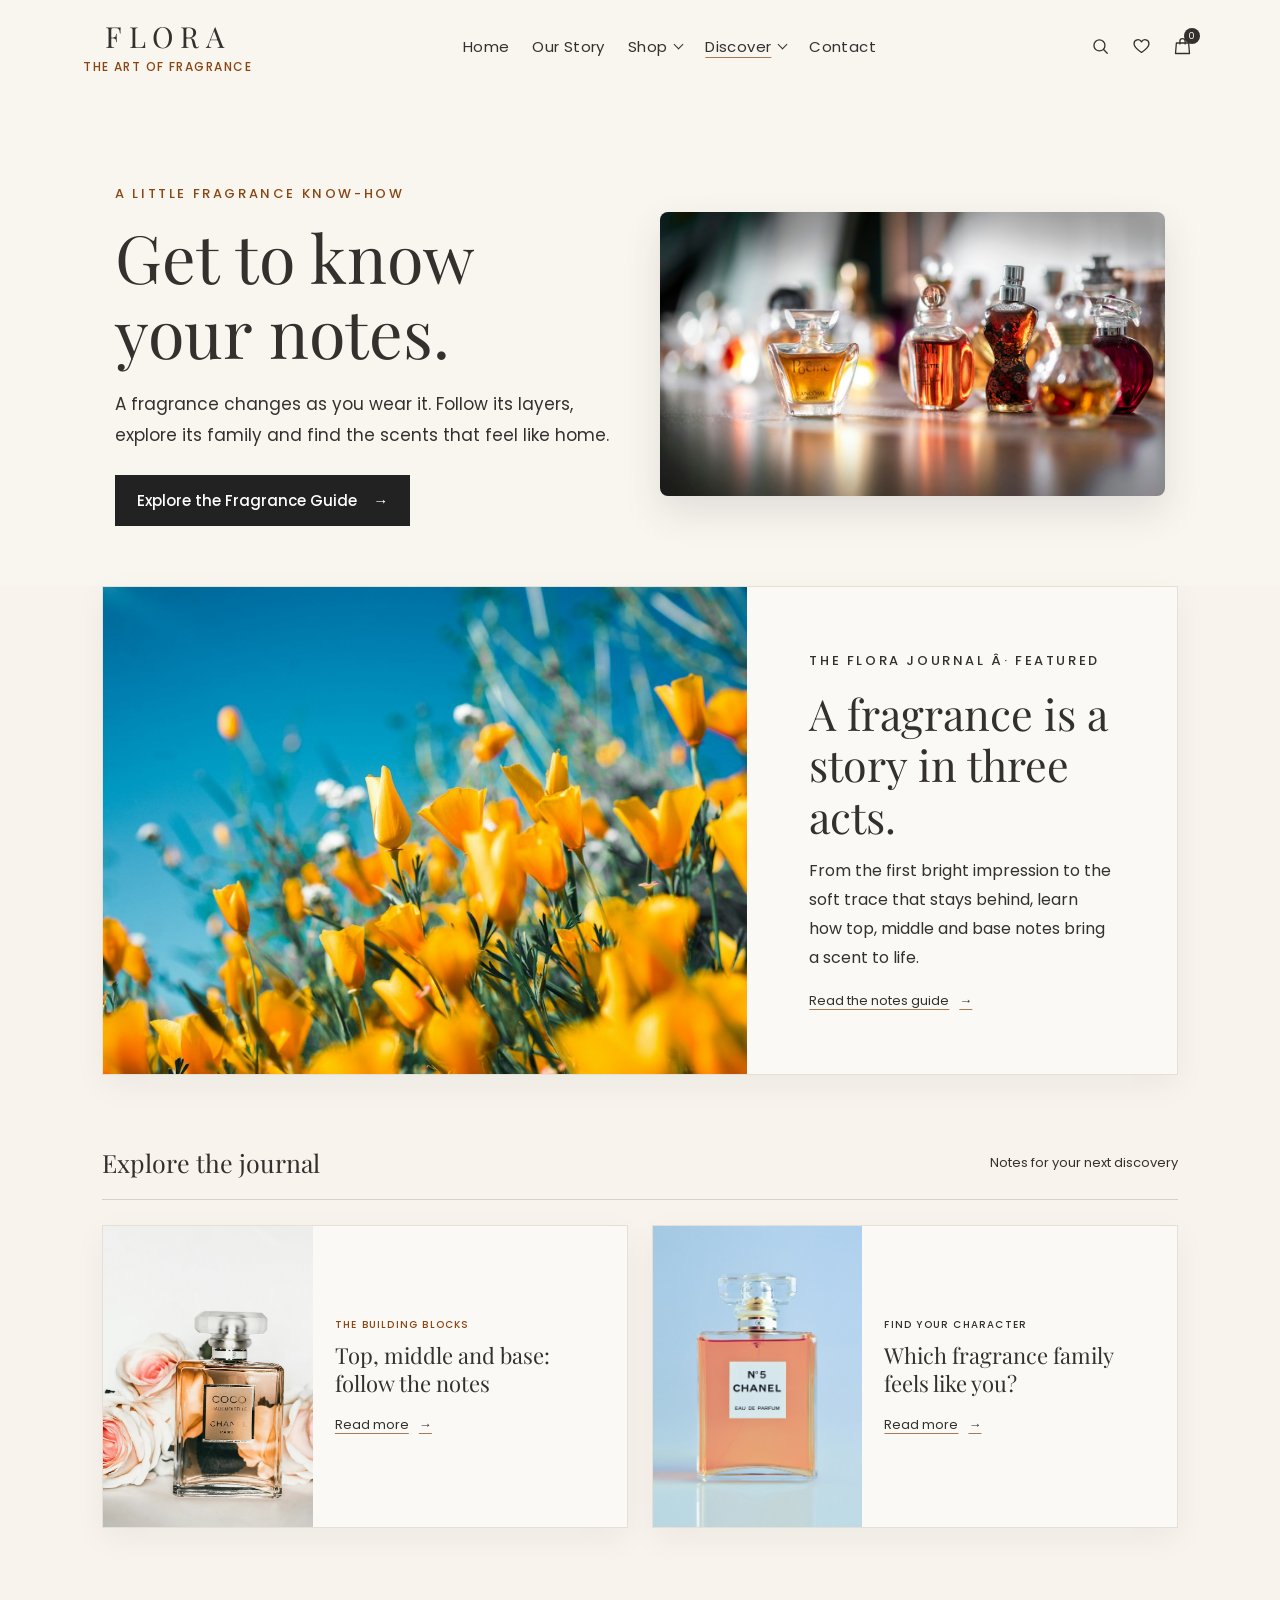
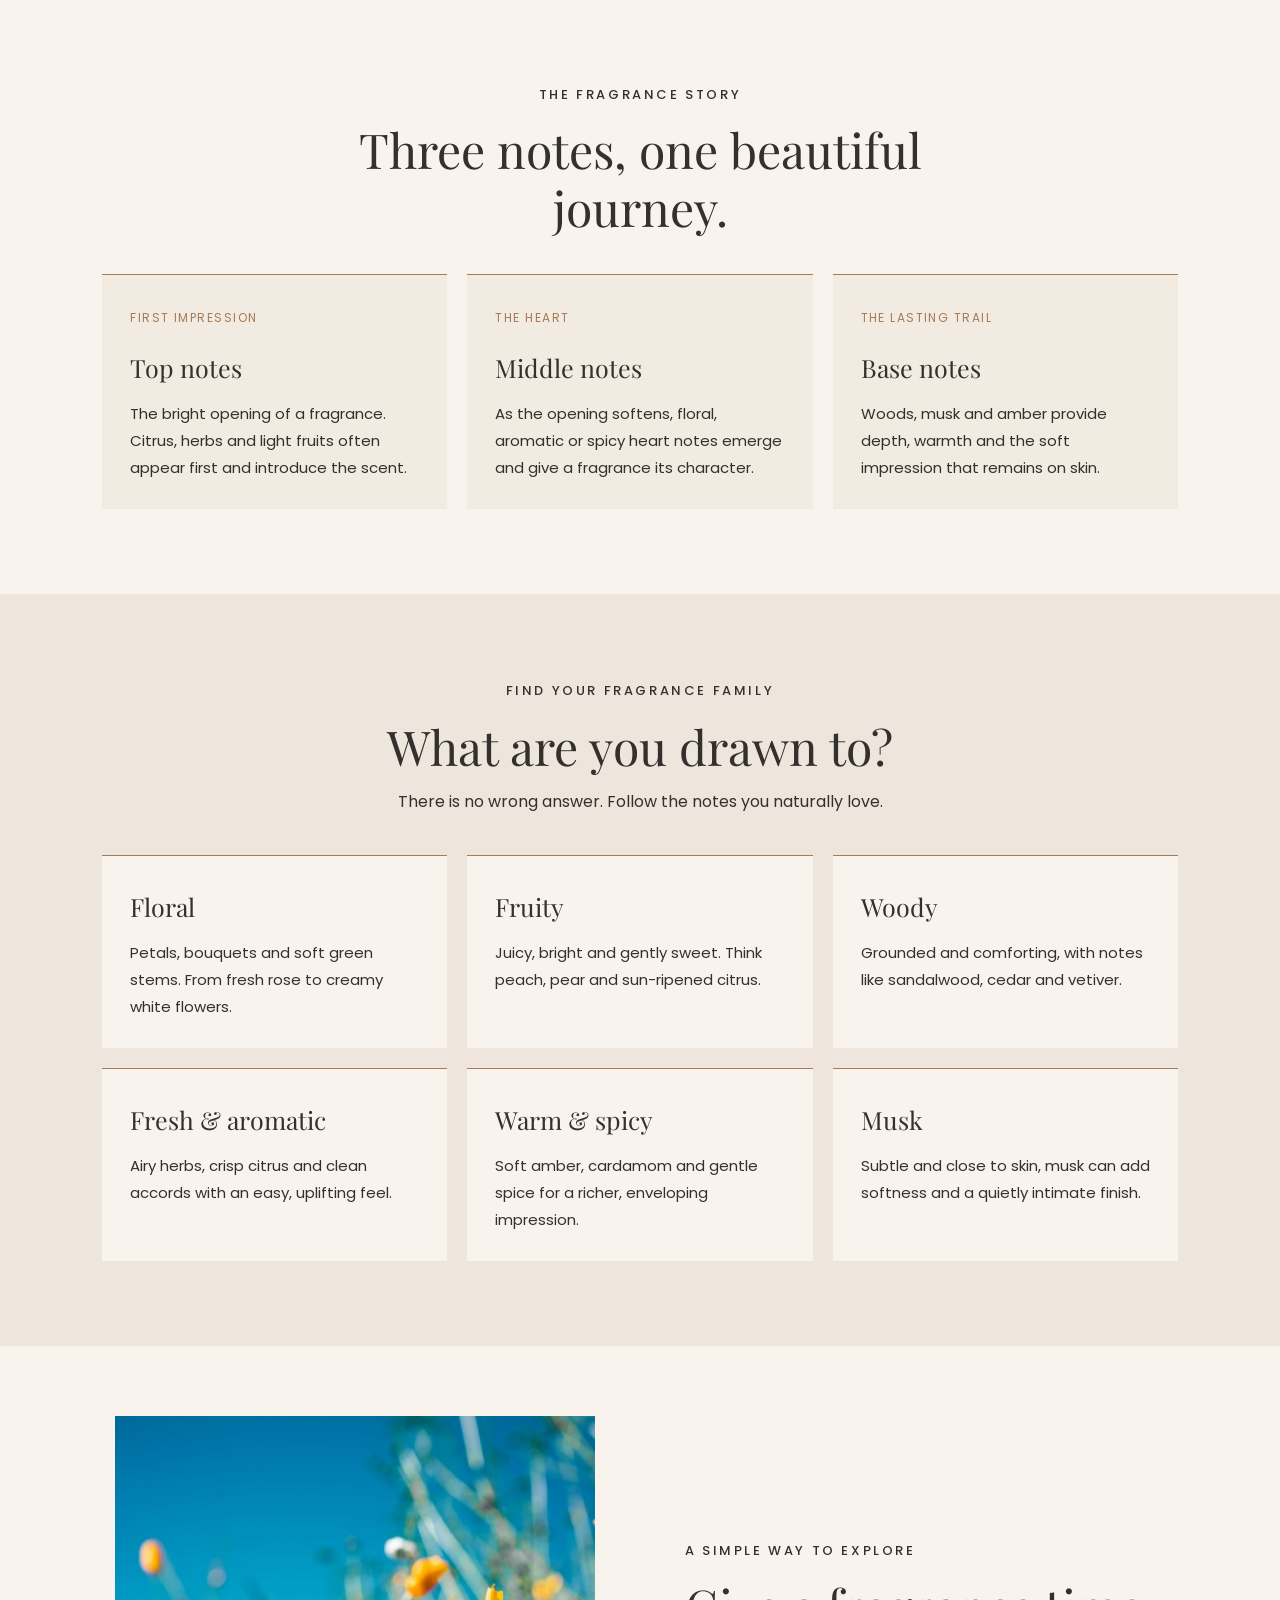
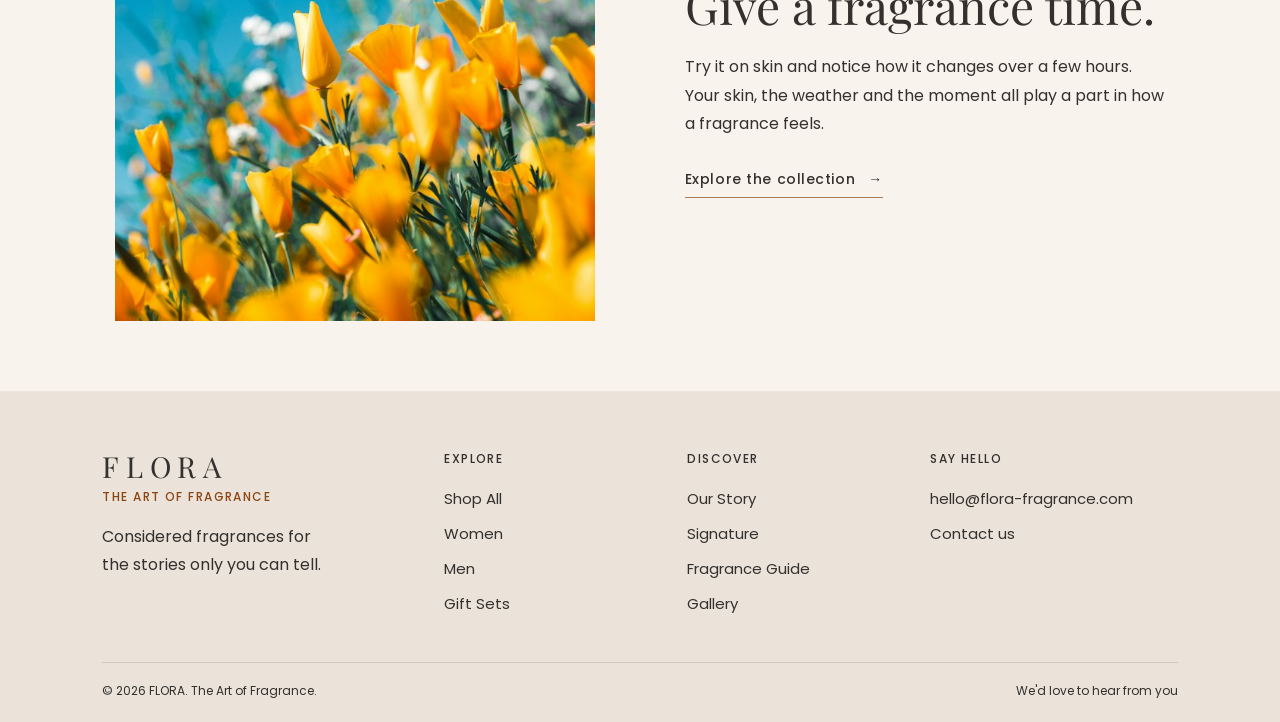
<file: guide.html>
﻿<!DOCTYPE html>
<html lang="en">
<head>
    <meta charset="UTF-8">
    <meta name="viewport" content="width=device-width, initial-scale=1.0">
    <meta name="description" content="Learn how top, middle and base notes work, and explore fragrance families with FLORA.">
    <title>FLORA | Fragrance Guide</title>
    <link rel="stylesheet" href="css/style.css">
</head>
<body class="page-guide">
    <header class="site-header">
        <a class="brand" href="index.html" aria-label="FLORA home"><span class="brand-name">FLORA</span><span class="brand-tagline">The Art of Fragrance</span></a>
        <input class="menu-toggle" type="checkbox" id="menu-toggle" aria-label="Toggle navigation">
        <label class="menu-button" for="menu-toggle" aria-hidden="true"><span></span><span></span><span></span></label>
        <nav class="main-nav" aria-label="Main navigation">
            <a href="index.html">Home</a><a href="about.html">Our Story</a>
            <div class="nav-group"><a href="collection.html">Shop <span class="nav-chevron" aria-hidden="true"></span></a><input class="dropdown-toggle" type="checkbox" id="shop-dropdown-toggle" aria-label="Toggle Shop submenu"><label class="dropdown-label" for="shop-dropdown-toggle"><span>Toggle Shop submenu</span><span class="nav-chevron" aria-hidden="true"></span></label><div class="nav-dropdown"><a href="collection.html">Shop All</a><a href="women.html">Women</a><a href="men.html">Men</a><a href="signature.html">Signature</a><a href="gifts.html">Gift Sets</a></div></div>
            <div class="nav-group"><a class="active" href="guide.html" aria-current="page">Discover <span class="nav-chevron" aria-hidden="true"></span></a><input class="dropdown-toggle" type="checkbox" id="discover-dropdown-toggle" aria-label="Toggle Discover submenu"><label class="dropdown-label" for="discover-dropdown-toggle"><span>Toggle Discover submenu</span><span class="nav-chevron" aria-hidden="true"></span></label><div class="nav-dropdown"><a class="active" href="guide.html" aria-current="page">Fragrance Guide</a><a href="gallery.html">Gallery</a></div></div><a href="contact.html">Contact</a>
        </nav>
        <div class="header-actions" aria-label="Quick links">
            <a class="header-action" href="search.html" aria-label="Search fragrances" title="Search"><svg viewBox="0 0 24 24" aria-hidden="true"><circle cx="10.8" cy="10.8" r="6.3"></circle><path d="m15.5 15.5 4.2 4.2"></path></svg></a>
            <a class="header-action" href="wishlist.html" aria-label="Wishlist" title="Wishlist"><svg viewBox="0 0 24 24" aria-hidden="true"><path d="M20.5 8.8c0 4.2-8.5 10-8.5 10s-8.5-5.8-8.5-10a4.5 4.5 0 0 1 8.5-2.1 4.5 4.5 0 0 1 8.5 2.1Z"></path></svg></a>
            <a class="header-action cart-action" href="cart.html" aria-label="Shopping bag, 0 items" title="Shopping bag"><svg viewBox="0 0 24 24" aria-hidden="true"><path d="M5 8h14l1 12H4L5 8Z"></path><path d="M9 9V6a3 3 0 0 1 6 0v3"></path></svg><span class="cart-count" aria-hidden="true">0</span></a>
        </div>
    </header>
    <main>
        <section class="inner-hero">
            <div class="inner-hero-copy"><p class="eyebrow" style="color: #8B4513;">A little fragrance know-how</p><h1>Get to know your notes.</h1><p>A fragrance changes as you wear it. Follow its layers, explore its family and find the scents that feel like home.</p><a class="inner-hero-button" href="#guide-notes">Explore the Fragrance Guide <span aria-hidden="true">&rarr;</span></a></div>
            <div class="inner-hero-image"><img src="images/flora-story.jpg" alt="A fragrance bottle with details that invite closer attention"></div>
        </section>
        <section class="journal-feature">
            <a class="journal-feature-image" href="#guide-notes"><img src="images/flora-garden.jpg" alt="Flowers and greenery in the light of morning"></a>
            <div class="journal-feature-copy"><p class="eyebrow">The FLORA journal Â· Featured</p><h2>A fragrance is a story in three acts.</h2><p>From the first bright impression to the soft trace that stays behind, learn how top, middle and base notes bring a scent to life.</p><a class="journal-read-link" href="#guide-notes">Read the notes guide <span aria-hidden="true">&rarr;</span></a></div>
        </section>
        <section class="journal-grid-section">
            <div class="catalog-heading"><p>Explore the journal</p><span>Notes for your next discovery</span></div>
            <div class="journal-grid">
                <article class="journal-card"><a href="#guide-notes"><img src="images/flora-rose.jpg" alt="Rose petals and soft floral fragrance inspiration"></a><div><p class="eyebrow" style="color: #8B4513;">The building blocks</p><h3>Top, middle and base: follow the notes</h3><a class="journal-read-link" href="#guide-notes">Read more <span aria-hidden="true">&rarr;</span></a></div></article>
                <article class="journal-card"><a href="#fragrance-families"><img src="images/flora-amber.jpg" alt="Warm woods and amber fragrance inspiration"></a><div><p class="eyebrow">Find your character</p><h3>Which fragrance family feels like you?</h3><a class="journal-read-link" href="#fragrance-families">Read more <span aria-hidden="true">&rarr;</span></a></div></article>
            </div>
        </section>
        <section class="guide-notes" id="guide-notes"><div class="page-section-heading"><p class="eyebrow">The fragrance story</p><h2>Three notes, one beautiful journey.</h2></div><div class="note-grid"><article><span>First impression</span><h3>Top notes</h3><p>The bright opening of a fragrance. Citrus, herbs and light fruits often appear first and introduce the scent.</p></article><article><span>The heart</span><h3>Middle notes</h3><p>As the opening softens, floral, aromatic or spicy heart notes emerge and give a fragrance its character.</p></article><article><span>The lasting trail</span><h3>Base notes</h3><p>Woods, musk and amber provide depth, warmth and the soft impression that remains on skin.</p></article></div></section>
        <section class="family-section" id="fragrance-families"><div class="page-section-heading"><p class="eyebrow">Find your fragrance family</p><h2>What are you drawn to?</h2><p>There is no wrong answer. Follow the notes you naturally love.</p></div><div class="family-grid"><article><h3>Floral</h3><p>Petals, bouquets and soft green stems. From fresh rose to creamy white flowers.</p></article><article><h3>Fruity</h3><p>Juicy, bright and gently sweet. Think peach, pear and sun-ripened citrus.</p></article><article><h3>Woody</h3><p>Grounded and comforting, with notes like sandalwood, cedar and vetiver.</p></article><article><h3>Fresh &amp; aromatic</h3><p>Airy herbs, crisp citrus and clean accords with an easy, uplifting feel.</p></article><article><h3>Warm &amp; spicy</h3><p>Soft amber, cardamom and gentle spice for a richer, enveloping impression.</p></article><article><h3>Musk</h3><p>Subtle and close to skin, musk can add softness and a quietly intimate finish.</p></article></div></section>
        <section class="guide-tip"><img src="images/flora-garden.jpg" alt="Sunlit garden flowers that inspire floral fragrance notes"><div><p class="eyebrow">A simple way to explore</p><h2>Give a fragrance time.</h2><p>Try it on skin and notice how it changes over a few hours. Your skin, the weather and the moment all play a part in how a fragrance feels.</p><a class="text-link" href="collection.html">Explore the collection <span aria-hidden="true">&rarr;</span></a></div></section>
    </main>
    <footer class="site-footer">
        <div class="footer-top"><div class="footer-brand"><a class="brand brand-footer" href="index.html"><span class="brand-name">FLORA</span><span class="brand-tagline">The Art of Fragrance</span></a><p>Considered fragrances for the stories only you can tell.</p></div><div class="footer-links"><h2>Explore</h2><a href="collection.html">Shop All</a><a href="women.html">Women</a><a href="men.html">Men</a><a href="gifts.html">Gift Sets</a></div><div class="footer-links"><h2>Discover</h2><a href="about.html">Our Story</a><a href="signature.html">Signature</a><a href="guide.html">Fragrance Guide</a><a href="gallery.html">Gallery</a></div><div class="footer-contact"><h2>Say hello</h2><a href="mailto:hello@flora-fragrance.com">hello@flora-fragrance.com</a><a href="contact.html">Contact us</a></div></div>
        <div class="footer-bottom"><p>&copy; 2026 FLORA. The Art of Fragrance.</p><a href="contact.html">We'd love to hear from you</a></div>
    </footer>
</body>
</html>
</file>
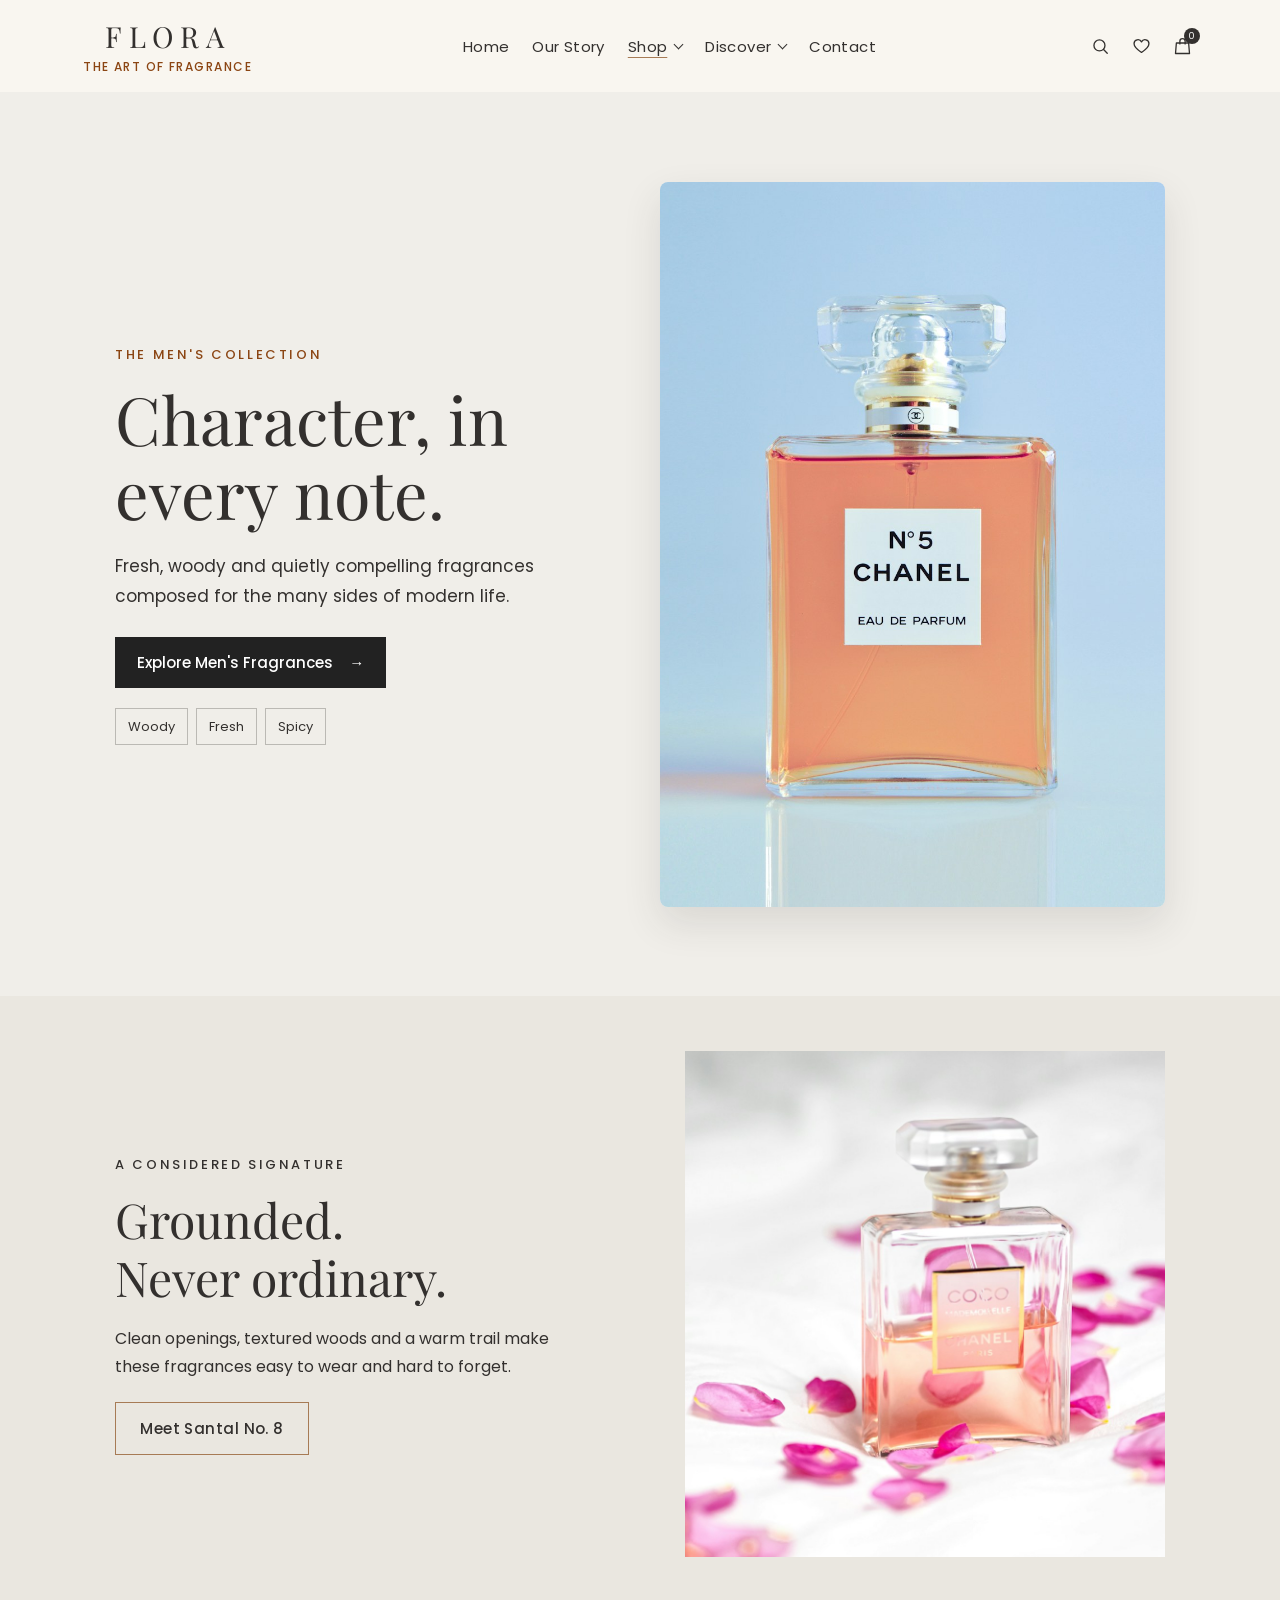
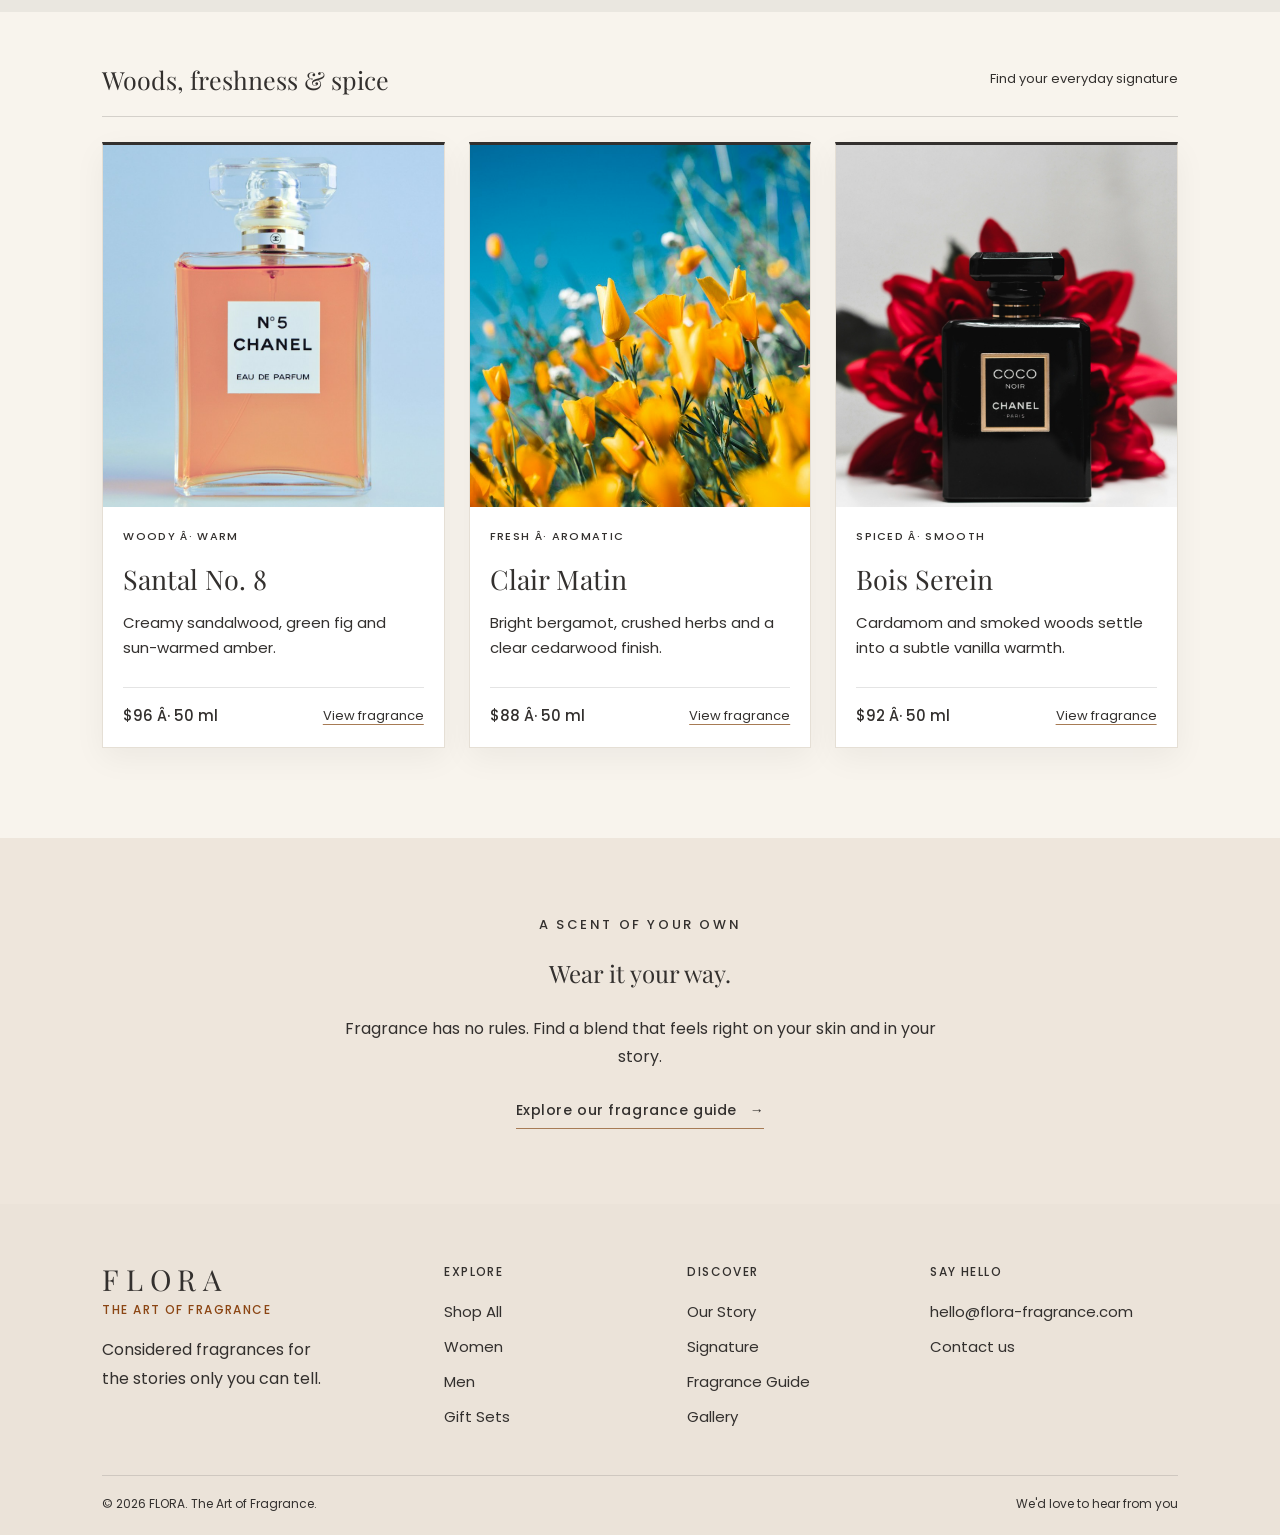
<file: men.html>
﻿<!DOCTYPE html>
<html lang="en">
<head>
    <meta charset="UTF-8">
    <meta name="viewport" content="width=device-width, initial-scale=1.0">
    <meta name="description" content="Discover FLORA men's fragrances, from fresh aromatics to warm woods and subtle spice.">
    <title>FLORA | Men's Fragrances</title>
    <link rel="stylesheet" href="css/style.css">
</head>
<body class="page-men">
    <header class="site-header">
        <a class="brand" href="index.html" aria-label="FLORA home"><span class="brand-name">FLORA</span><span class="brand-tagline">The Art of Fragrance</span></a>
        <input class="menu-toggle" type="checkbox" id="menu-toggle" aria-label="Toggle navigation">
        <label class="menu-button" for="menu-toggle" aria-hidden="true"><span></span><span></span><span></span></label>
        <nav class="main-nav" aria-label="Main navigation">
            <a href="index.html">Home</a><a href="about.html">Our Story</a>
            <div class="nav-group"><a class="active" href="collection.html" aria-current="page">Shop <span class="nav-chevron" aria-hidden="true"></span></a><input class="dropdown-toggle" type="checkbox" id="shop-dropdown-toggle" aria-label="Toggle Shop submenu"><label class="dropdown-label" for="shop-dropdown-toggle"><span>Toggle Shop submenu</span><span class="nav-chevron" aria-hidden="true"></span></label><div class="nav-dropdown"><a href="collection.html">Shop All</a><a href="women.html">Women</a><a class="active" href="men.html" aria-current="page">Men</a><a href="signature.html">Signature</a><a href="gifts.html">Gift Sets</a></div></div>
            <div class="nav-group"><a href="guide.html">Discover <span class="nav-chevron" aria-hidden="true"></span></a><input class="dropdown-toggle" type="checkbox" id="discover-dropdown-toggle" aria-label="Toggle Discover submenu"><label class="dropdown-label" for="discover-dropdown-toggle"><span>Toggle Discover submenu</span><span class="nav-chevron" aria-hidden="true"></span></label><div class="nav-dropdown"><a href="guide.html">Fragrance Guide</a><a href="gallery.html">Gallery</a></div></div><a href="contact.html">Contact</a>
        </nav>
        <div class="header-actions" aria-label="Quick links">
            <a class="header-action" href="search.html" aria-label="Search fragrances" title="Search"><svg viewBox="0 0 24 24" aria-hidden="true"><circle cx="10.8" cy="10.8" r="6.3"></circle><path d="m15.5 15.5 4.2 4.2"></path></svg></a>
            <a class="header-action" href="wishlist.html" aria-label="Wishlist" title="Wishlist"><svg viewBox="0 0 24 24" aria-hidden="true"><path d="M20.5 8.8c0 4.2-8.5 10-8.5 10s-8.5-5.8-8.5-10a4.5 4.5 0 0 1 8.5-2.1 4.5 4.5 0 0 1 8.5 2.1Z"></path></svg></a>
            <a class="header-action cart-action" href="cart.html" aria-label="Shopping bag, 0 items" title="Shopping bag"><svg viewBox="0 0 24 24" aria-hidden="true"><path d="M5 8h14l1 12H4L5 8Z"></path><path d="M9 9V6a3 3 0 0 1 6 0v3"></path></svg><span class="cart-count" aria-hidden="true">0</span></a>
        </div>
    </header>
    <main>
        <section class="inner-hero">
            <div class="inner-hero-copy">
                <p class="eyebrow" style="color: #8B4513;">The men's collection</p><h1>Character, in every note.</h1>
                <p>Fresh, woody and quietly compelling fragrances composed for the many sides of modern life.</p>
                <a class="inner-hero-button" href="#men-fragrances">Explore Men's Fragrances <span aria-hidden="true">&rarr;</span></a>
                <div class="category-links"><a href="#woody">Woody</a><a href="#fresh">Fresh</a><a href="#spicy">Spicy</a></div>
            </div>
            <div class="inner-hero-image"><img src="images/flora-amber.jpg" alt="A warm amber perfume bottle from the FLORA men's collection"></div>
        </section>
        <section class="category-feature category-feature-reverse"><img src="images/flora-bottle.jpg" alt="A refined fragrance bottle in a natural, softly shadowed setting"><div><p class="eyebrow">A considered signature</p><h2>Grounded.<br>Never ordinary.</h2><p>Clean openings, textured woods and a warm trail make these fragrances easy to wear and hard to forget.</p><a class="button button-outline" href="signature.html">Meet Santal No. 8</a></div></section>
        <section class="catalog-section" id="men-fragrances">
            <div class="catalog-heading"><p id="woody">Woods, freshness &amp; spice</p><span>Find your everyday signature</span></div>
            <div class="catalog-grid">
                <article class="catalog-card"><a href="signature.html"><img src="images/flora-amber.jpg" alt="Santal No. 8 perfume in warm amber light"></a><div class="catalog-details"><p class="eyebrow">Woody Â· Warm</p><h2>Santal No. 8</h2><p>Creamy sandalwood, green fig and sun-warmed amber.</p><div class="catalog-bottom"><span>$96 Â· 50 ml</span><a href="signature.html">View fragrance</a></div></div></article>
                <article class="catalog-card"><a href="collection.html"><img src="images/flora-garden.jpg" alt="Fresh green leaves and delicate blossoms"></a><div class="catalog-details"><p class="eyebrow" id="fresh">Fresh Â· Aromatic</p><h2>Clair Matin</h2><p>Bright bergamot, crushed herbs and a clear cedarwood finish.</p><div class="catalog-bottom"><span>$88 Â· 50 ml</span><a href="collection.html">View fragrance</a></div></div></article>
                <article class="catalog-card"><a href="collection.html"><img src="images/flora-hero.jpg" alt="A dramatic perfume bottle among red petals"></a><div class="catalog-details"><p class="eyebrow" id="spicy">Spiced Â· Smooth</p><h2>Bois Serein</h2><p>Cardamom and smoked woods settle into a subtle vanilla warmth.</p><div class="catalog-bottom"><span>$92 Â· 50 ml</span><a href="collection.html">View fragrance</a></div></div></article>
            </div>
        </section>
        <section class="soft-promo"><p class="eyebrow">A scent of your own</p><h2>Wear it your way.</h2><p>Fragrance has no rules. Find a blend that feels right on your skin and in your story.</p><a class="text-link" href="guide.html">Explore our fragrance guide <span aria-hidden="true">&rarr;</span></a></section>
    </main>
    <footer class="site-footer">
        <div class="footer-top"><div class="footer-brand"><a class="brand brand-footer" href="index.html"><span class="brand-name">FLORA</span><span class="brand-tagline">The Art of Fragrance</span></a><p>Considered fragrances for the stories only you can tell.</p></div><div class="footer-links"><h2>Explore</h2><a href="collection.html">Shop All</a><a href="women.html">Women</a><a href="men.html">Men</a><a href="gifts.html">Gift Sets</a></div><div class="footer-links"><h2>Discover</h2><a href="about.html">Our Story</a><a href="signature.html">Signature</a><a href="guide.html">Fragrance Guide</a><a href="gallery.html">Gallery</a></div><div class="footer-contact"><h2>Say hello</h2><a href="mailto:hello@flora-fragrance.com">hello@flora-fragrance.com</a><a href="contact.html">Contact us</a></div></div>
        <div class="footer-bottom"><p>&copy; 2026 FLORA. The Art of Fragrance.</p><a href="contact.html">We'd love to hear from you</a></div>
    </footer>
</body>
</html>
</file>
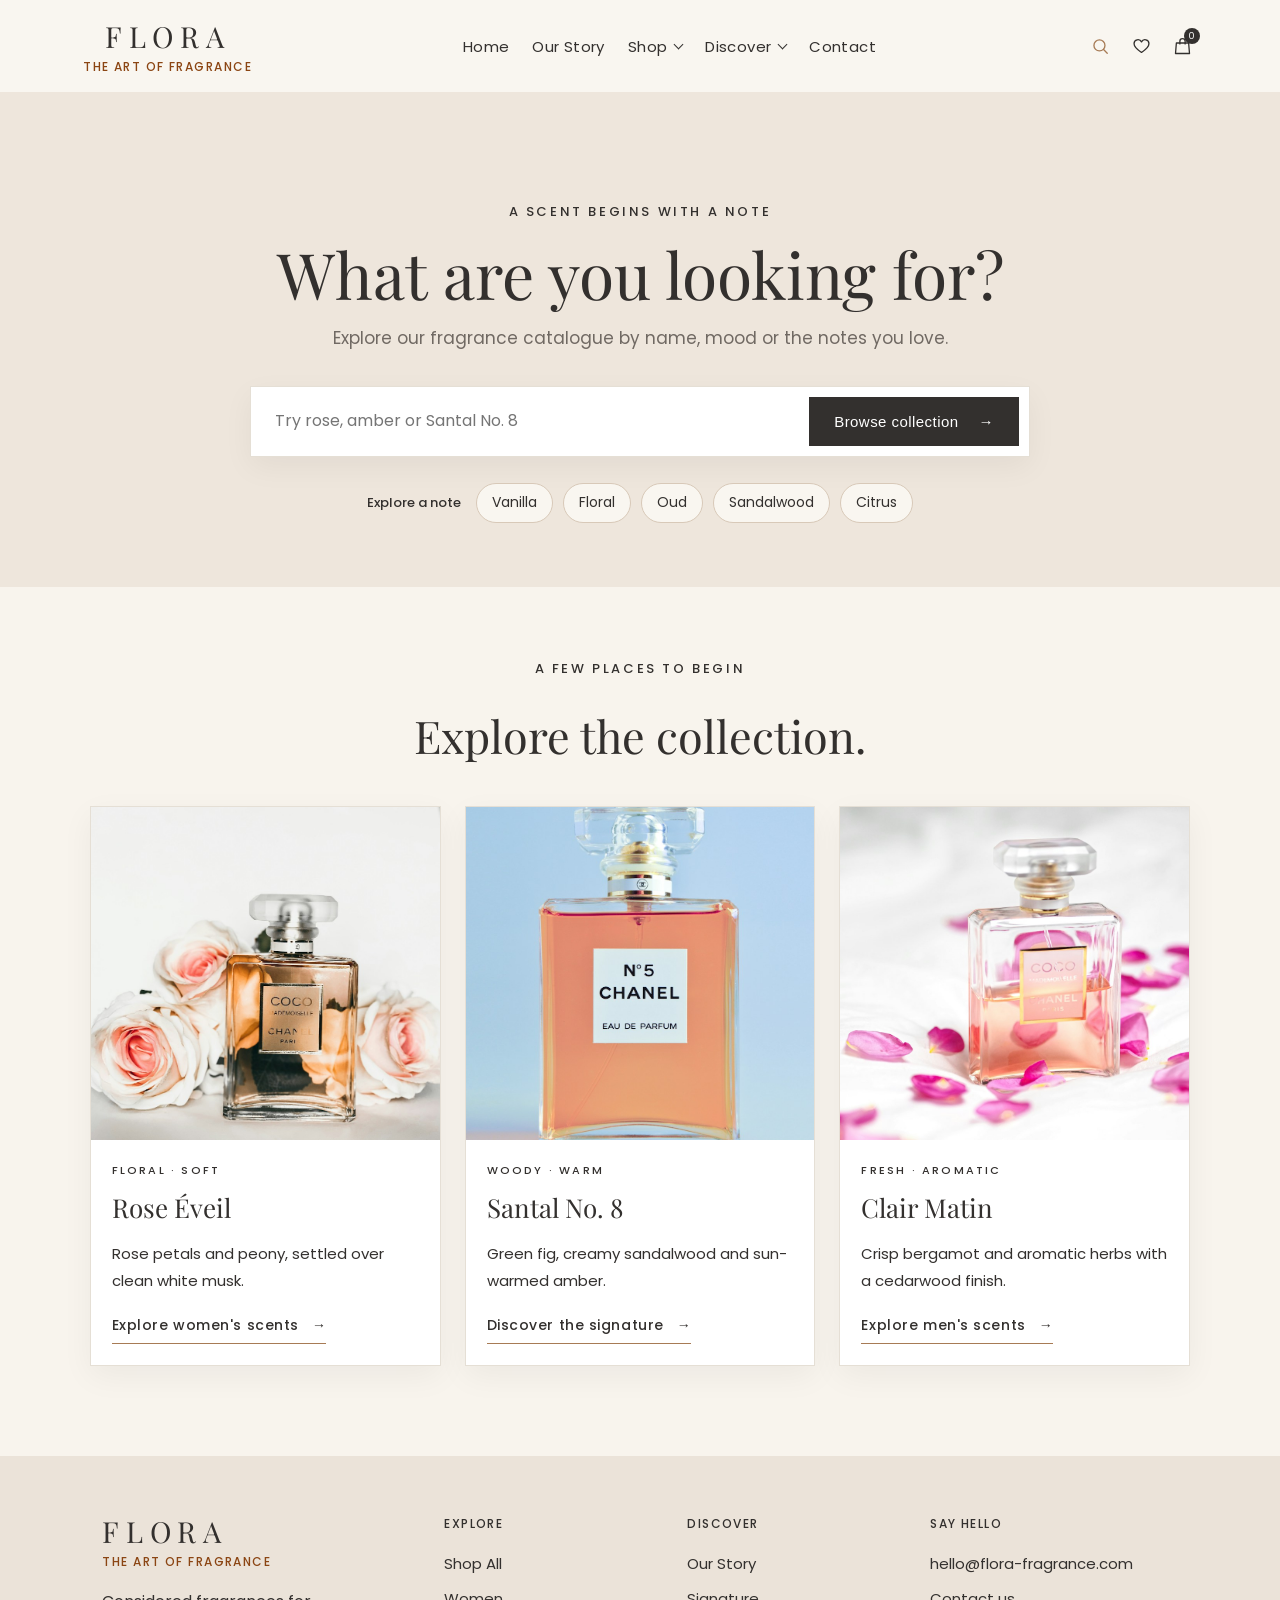
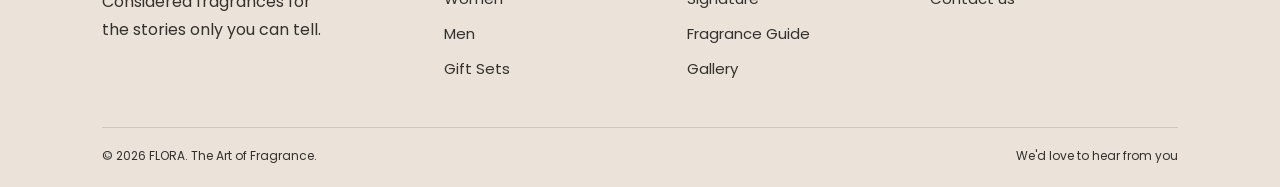
<file: search.html>
﻿<!DOCTYPE html>
<html lang="en">
<head>
    <meta charset="UTF-8">
    <meta name="viewport" content="width=device-width, initial-scale=1.0">
    <meta name="description" content="Explore popular fragrance notes and discover FLORA perfumes.">
    <title>FLORA | Search Fragrances</title>
    <link rel="stylesheet" href="css/style.css">
</head>
<body class="page-utility page-search">
    <header class="site-header">
        <a class="brand" href="index.html" aria-label="FLORA home"><span class="brand-name">FLORA</span><span class="brand-tagline">The Art of Fragrance</span></a>
        <input class="menu-toggle" type="checkbox" id="menu-toggle" aria-label="Toggle navigation">
        <label class="menu-button" for="menu-toggle" aria-hidden="true"><span></span><span></span><span></span></label>
        <nav class="main-nav" aria-label="Main navigation">
            <a href="index.html">Home</a><a href="about.html">Our Story</a>
            <div class="nav-group"><a href="collection.html">Shop <span class="nav-chevron" aria-hidden="true"></span></a><input class="dropdown-toggle" type="checkbox" id="shop-dropdown-toggle" aria-label="Toggle Shop submenu"><label class="dropdown-label" for="shop-dropdown-toggle"><span>Toggle Shop submenu</span><span class="nav-chevron" aria-hidden="true"></span></label><div class="nav-dropdown"><a href="collection.html">Shop All</a><a href="women.html">Women</a><a href="men.html">Men</a><a href="signature.html">Signature</a><a href="gifts.html">Gift Sets</a></div></div>
            <div class="nav-group"><a href="guide.html">Discover <span class="nav-chevron" aria-hidden="true"></span></a><input class="dropdown-toggle" type="checkbox" id="discover-dropdown-toggle" aria-label="Toggle Discover submenu"><label class="dropdown-label" for="discover-dropdown-toggle"><span>Toggle Discover submenu</span><span class="nav-chevron" aria-hidden="true"></span></label><div class="nav-dropdown"><a href="guide.html">Fragrance Guide</a><a href="gallery.html">Gallery</a></div></div>
            <a href="contact.html">Contact</a>
        </nav>
        <div class="header-actions" aria-label="Quick links">
            <a class="header-action is-active" href="search.html" aria-label="Search fragrances" title="Search"><svg viewBox="0 0 24 24" aria-hidden="true"><circle cx="10.8" cy="10.8" r="6.3"></circle><path d="m15.5 15.5 4.2 4.2"></path></svg></a>
            <a class="header-action" href="wishlist.html" aria-label="Wishlist" title="Wishlist"><svg viewBox="0 0 24 24" aria-hidden="true"><path d="M20.5 8.8c0 4.2-8.5 10-8.5 10s-8.5-5.8-8.5-10a4.5 4.5 0 0 1 8.5-2.1 4.5 4.5 0 0 1 8.5 2.1Z"></path></svg></a>
            <a class="header-action cart-action" href="cart.html" aria-label="Shopping bag, 0 items" title="Shopping bag"><svg viewBox="0 0 24 24" aria-hidden="true"><path d="M5 8h14l1 12H4L5 8Z"></path><path d="M9 9V6a3 3 0 0 1 6 0v3"></path></svg><span class="cart-count" aria-hidden="true">0</span></a>
        </div>
    </header>
    <main>
        <section class="utility-hero">
            <p class="eyebrow">A scent begins with a note</p>
            <h1>What are you looking for?</h1>
            <p>Explore our fragrance catalogue by name, mood or the notes you love.</p>
            <form class="search-demo" role="search" action="collection.html#fragrances" method="get">
                <label class="visually-hidden" for="fragrance-search">Search the FLORA catalogue</label>
                <input id="fragrance-search" type="search" name="q" placeholder="Try rose, amber or Santal No. 8">
                <button class="button" type="submit">Browse collection <span aria-hidden="true">&rarr;</span></button>
            </form>
            <div class="popular-notes" aria-label="Popular fragrance notes">
                <span>Explore a note</span><a href="women.html#fragrances">Vanilla</a><a href="women.html#fragrances">Floral</a><a href="men.html#fragrances">Oud</a><a href="signature.html#fragrance-notes">Sandalwood</a><a href="collection.html#fragrances">Citrus</a>
            </div>
        </section>
        <section class="utility-content" id="search-results">
            <div class="utility-section-heading"><p class="eyebrow">A few places to begin</p><h2>Explore the collection.</h2></div>
            <div class="utility-card-grid">
                <article class="utility-card"><a class="utility-card-image" href="women.html"><img src="images/flora-rose.jpg" alt="Rose perfume among soft floral details"></a><div class="utility-card-copy"><p class="eyebrow">Floral · Soft</p><h3>Rose Éveil</h3><p>Rose petals and peony, settled over clean white musk.</p><a class="text-link" href="women.html">Explore women's scents <span aria-hidden="true">&rarr;</span></a></div></article>
                <article class="utility-card"><a class="utility-card-image" href="signature.html"><img src="images/flora-amber.jpg" alt="FLORA perfume bottle in warm amber light"></a><div class="utility-card-copy"><p class="eyebrow">Woody · Warm</p><h3>Santal No. 8</h3><p>Green fig, creamy sandalwood and sun-warmed amber.</p><a class="text-link" href="signature.html">Discover the signature <span aria-hidden="true">&rarr;</span></a></div></article>
                <article class="utility-card"><a class="utility-card-image" href="men.html"><img src="images/flora-bottle.jpg" alt="A cleanly styled FLORA fragrance bottle"></a><div class="utility-card-copy"><p class="eyebrow">Fresh · Aromatic</p><h3>Clair Matin</h3><p>Crisp bergamot and aromatic herbs with a cedarwood finish.</p><a class="text-link" href="men.html">Explore men's scents <span aria-hidden="true">&rarr;</span></a></div></article>
            </div>
        </section>
    </main>
    <footer class="site-footer">
        <div class="footer-top"><div class="footer-brand"><a class="brand brand-footer" href="index.html"><span class="brand-name">FLORA</span><span class="brand-tagline">The Art of Fragrance</span></a><p>Considered fragrances for the stories only you can tell.</p></div><div class="footer-links"><h2>Explore</h2><a href="collection.html">Shop All</a><a href="women.html">Women</a><a href="men.html">Men</a><a href="gifts.html">Gift Sets</a></div><div class="footer-links"><h2>Discover</h2><a href="about.html">Our Story</a><a href="signature.html">Signature</a><a href="guide.html">Fragrance Guide</a><a href="gallery.html">Gallery</a></div><div class="footer-contact"><h2>Say hello</h2><a href="mailto:hello@flora-fragrance.com">hello@flora-fragrance.com</a><a href="contact.html">Contact us</a></div></div>
        <div class="footer-bottom"><p>&copy; 2026 FLORA. The Art of Fragrance.</p><a href="contact.html">We'd love to hear from you</a></div>
    </footer>
</body>
</html>
</file>
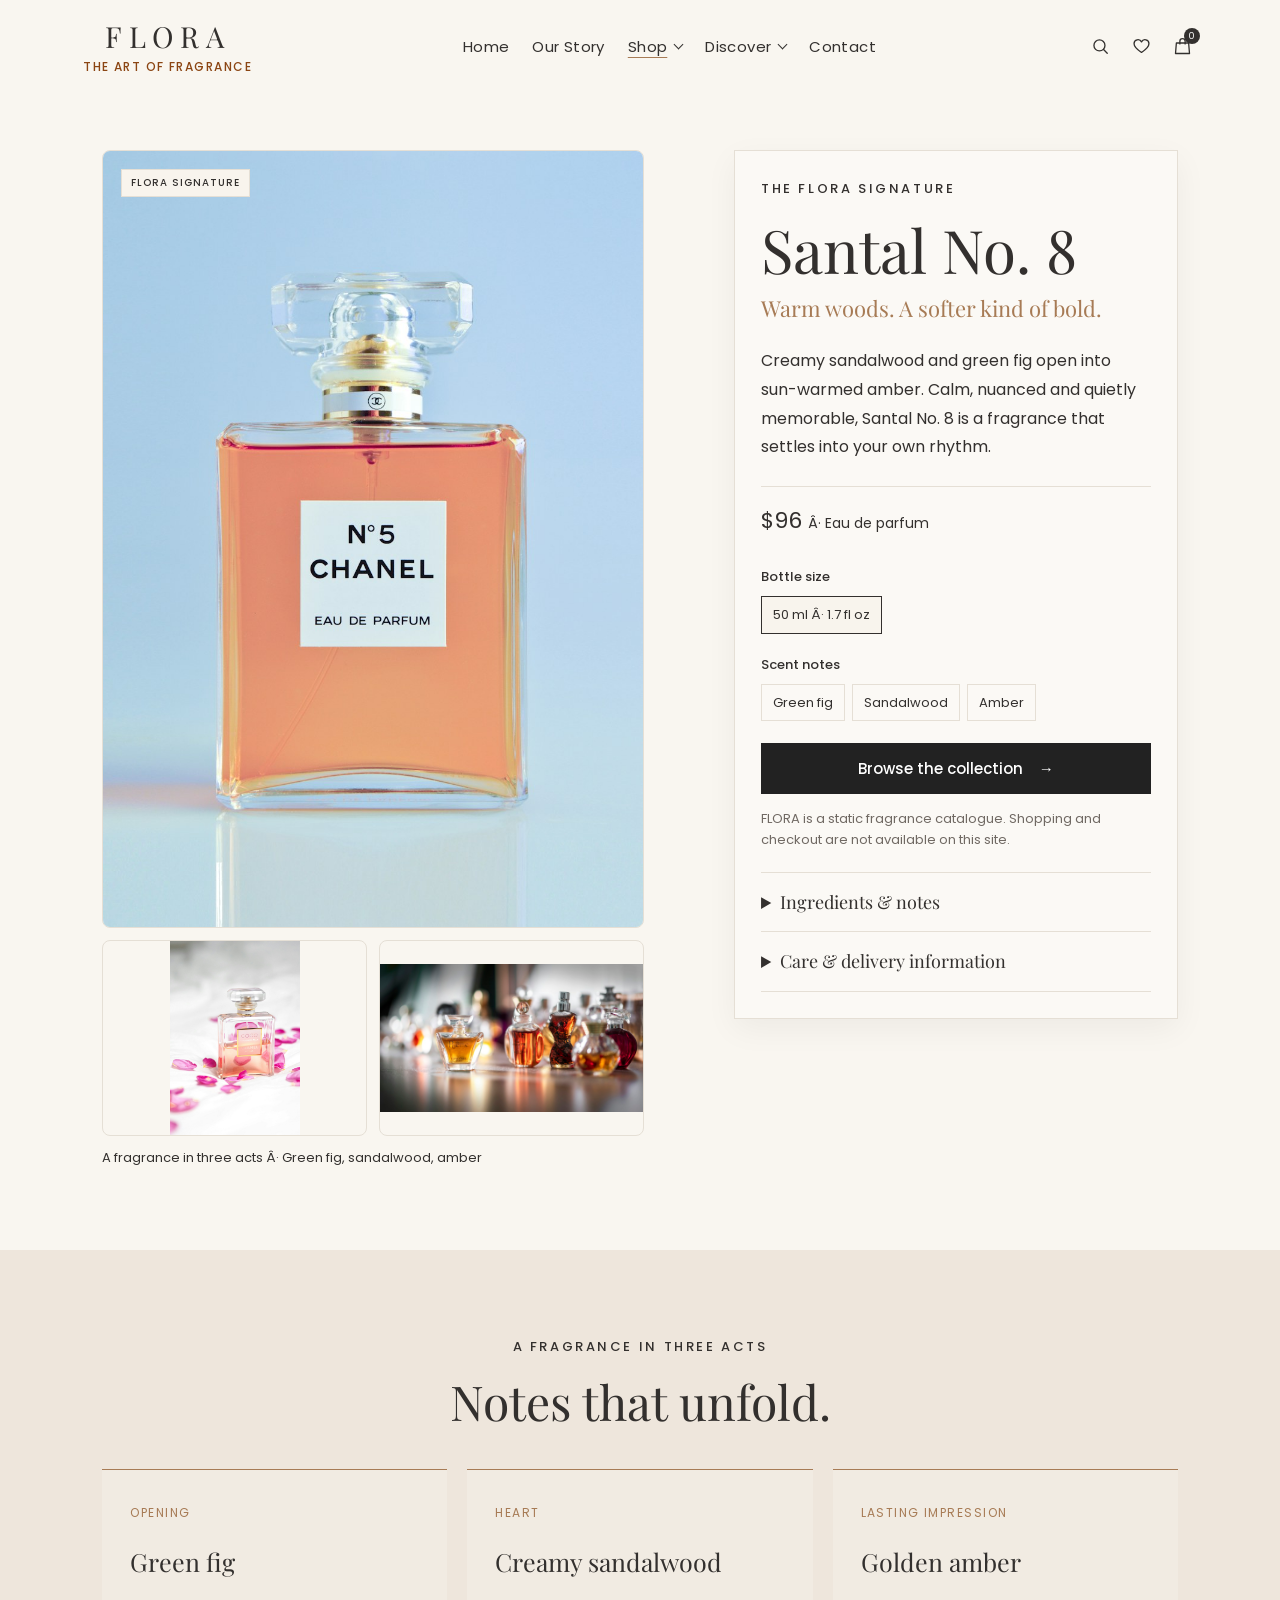
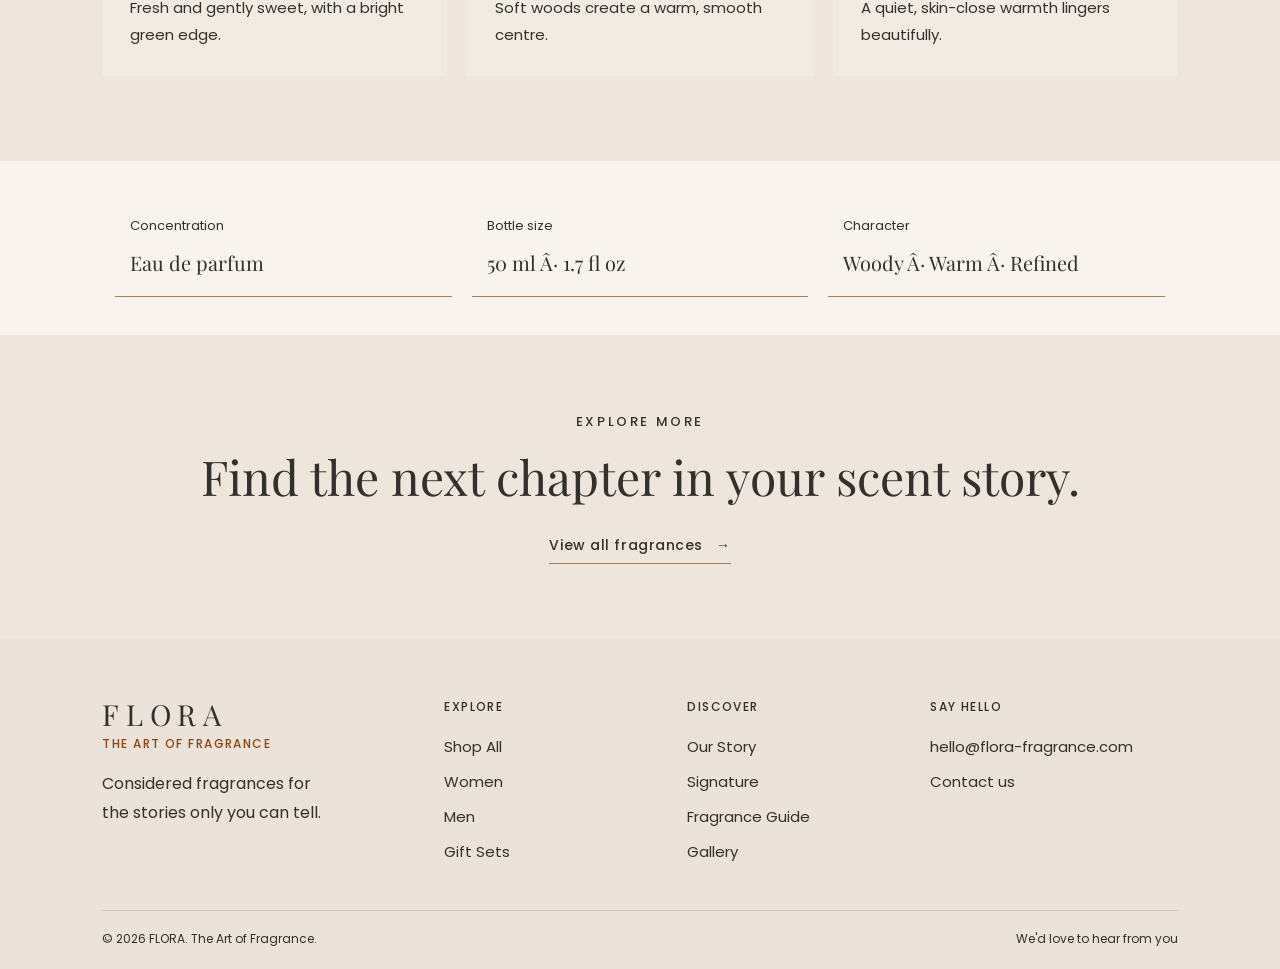
<file: signature.html>
﻿<!DOCTYPE html>
<html lang="en">
<head>
    <meta charset="UTF-8">
    <meta name="viewport" content="width=device-width, initial-scale=1.0">
    <meta name="description" content="Meet Santal No. 8, FLORA's signature eau de parfum with sandalwood, fig and amber.">
    <title>FLORA | Santal No. 8</title>
    <link rel="stylesheet" href="css/style.css">
</head>
<body class="page-signature">
    <header class="site-header">
        <a class="brand" href="index.html" aria-label="FLORA home"><span class="brand-name">FLORA</span><span class="brand-tagline">The Art of Fragrance</span></a>
        <input class="menu-toggle" type="checkbox" id="menu-toggle" aria-label="Toggle navigation">
        <label class="menu-button" for="menu-toggle" aria-hidden="true"><span></span><span></span><span></span></label>
        <nav class="main-nav" aria-label="Main navigation">
            <a href="index.html">Home</a><a href="about.html">Our Story</a>
            <div class="nav-group"><a class="active" href="collection.html" aria-current="page">Shop <span class="nav-chevron" aria-hidden="true"></span></a><input class="dropdown-toggle" type="checkbox" id="shop-dropdown-toggle" aria-label="Toggle Shop submenu"><label class="dropdown-label" for="shop-dropdown-toggle"><span>Toggle Shop submenu</span><span class="nav-chevron" aria-hidden="true"></span></label><div class="nav-dropdown"><a href="collection.html">Shop All</a><a href="women.html">Women</a><a href="men.html">Men</a><a class="active" href="signature.html" aria-current="page">Signature</a><a href="gifts.html">Gift Sets</a></div></div>
            <div class="nav-group"><a href="guide.html">Discover <span class="nav-chevron" aria-hidden="true"></span></a><input class="dropdown-toggle" type="checkbox" id="discover-dropdown-toggle" aria-label="Toggle Discover submenu"><label class="dropdown-label" for="discover-dropdown-toggle"><span>Toggle Discover submenu</span><span class="nav-chevron" aria-hidden="true"></span></label><div class="nav-dropdown"><a href="guide.html">Fragrance Guide</a><a href="gallery.html">Gallery</a></div></div><a href="contact.html">Contact</a>
        </nav>
        <div class="header-actions" aria-label="Quick links">
            <a class="header-action" href="search.html" aria-label="Search fragrances" title="Search"><svg viewBox="0 0 24 24" aria-hidden="true"><circle cx="10.8" cy="10.8" r="6.3"></circle><path d="m15.5 15.5 4.2 4.2"></path></svg></a>
            <a class="header-action" href="wishlist.html" aria-label="Wishlist" title="Wishlist"><svg viewBox="0 0 24 24" aria-hidden="true"><path d="M20.5 8.8c0 4.2-8.5 10-8.5 10s-8.5-5.8-8.5-10a4.5 4.5 0 0 1 8.5-2.1 4.5 4.5 0 0 1 8.5 2.1Z"></path></svg></a>
            <a class="header-action cart-action" href="cart.html" aria-label="Shopping bag, 0 items" title="Shopping bag"><svg viewBox="0 0 24 24" aria-hidden="true"><path d="M5 8h14l1 12H4L5 8Z"></path><path d="M9 9V6a3 3 0 0 1 6 0v3"></path></svg><span class="cart-count" aria-hidden="true">0</span></a>
        </div>
    </header>
    <main>
        <section class="product-detail-layout">
            <div class="product-gallery">
                <div class="product-gallery-main"><span class="product-badge">FLORA signature</span><img src="images/flora-amber.jpg" alt="Santal No. 8 perfume bottle surrounded by warm amber light"></div>
                <div class="product-gallery-thumbs"><img src="images/flora-bottle.jpg" alt="Santal No. 8 bottle detail"><img src="images/flora-story.jpg" alt="Santal No. 8 fragrance still life"></div>
                <p class="gallery-caption">A fragrance in three acts Â· Green fig, sandalwood, amber</p>
            </div>
            <div class="product-detail-panel">
                <div class="product-buy-options">
                    <p class="eyebrow">The FLORA signature</p><h1>Santal No. 8</h1>
                    <p class="signature-subtitle">Warm woods. A softer kind of bold.</p>
                    <p>Creamy sandalwood and green fig open into sun-warmed amber. Calm, nuanced and quietly memorable, Santal No. 8 is a fragrance that settles into your own rhythm.</p>
                    <div class="product-price">$96 <span>Â· Eau de parfum</span></div>
                    <span class="size-label">Bottle size</span>
                    <div class="size-options"><span class="size-option size-option-selected">50 ml Â· 1.7 fl oz</span></div>
                    <span class="size-label">Scent notes</span>
                    <div class="note-badges"><span>Green fig</span><span>Sandalwood</span><span>Amber</span></div>
                    <a class="inner-hero-button" href="collection.html">Browse the collection <span aria-hidden="true">&rarr;</span></a>
                    <p class="static-note">FLORA is a static fragrance catalogue. Shopping and checkout are not available on this site.</p>
                    <div class="product-accordions">
                        <details><summary>Ingredients &amp; notes</summary><p>Green fig opens the fragrance, creamy sandalwood forms its heart, and golden amber leaves a soft, warm impression.</p></details>
                        <details><summary>Care &amp; delivery information</summary><p>For care guidance or product enquiries, please <a href="contact.html">contact FLORA</a>. This catalogue does not process orders or shipping.</p></details>
                    </div>
                </div>
            </div>
        </section>
        <section class="notes-section" id="fragrance-notes"><div class="page-section-heading"><p class="eyebrow">A fragrance in three acts</p><h2>Notes that unfold.</h2></div><div class="note-grid"><article><span>Opening</span><h3>Green fig</h3><p>Fresh and gently sweet, with a bright green edge.</p></article><article><span>Heart</span><h3>Creamy sandalwood</h3><p>Soft woods create a warm, smooth centre.</p></article><article><span>Lasting impression</span><h3>Golden amber</h3><p>A quiet, skin-close warmth lingers beautifully.</p></article></div></section>
        <section class="product-facts"><div><span>Concentration</span><strong>Eau de parfum</strong></div><div><span>Bottle size</span><strong>50 ml Â· 1.7 fl oz</strong></div><div><span>Character</span><strong>Woody Â· Warm Â· Refined</strong></div></section>
        <section class="catalog-note"><p class="eyebrow">Explore more</p><h2>Find the next chapter in your scent story.</h2><a class="text-link" href="collection.html">View all fragrances <span aria-hidden="true">&rarr;</span></a></section>
    </main>
    <footer class="site-footer">
        <div class="footer-top"><div class="footer-brand"><a class="brand brand-footer" href="index.html"><span class="brand-name">FLORA</span><span class="brand-tagline">The Art of Fragrance</span></a><p>Considered fragrances for the stories only you can tell.</p></div><div class="footer-links"><h2>Explore</h2><a href="collection.html">Shop All</a><a href="women.html">Women</a><a href="men.html">Men</a><a href="gifts.html">Gift Sets</a></div><div class="footer-links"><h2>Discover</h2><a href="about.html">Our Story</a><a href="signature.html">Signature</a><a href="guide.html">Fragrance Guide</a><a href="gallery.html">Gallery</a></div><div class="footer-contact"><h2>Say hello</h2><a href="mailto:hello@flora-fragrance.com">hello@flora-fragrance.com</a><a href="contact.html">Contact us</a></div></div>
        <div class="footer-bottom"><p>&copy; 2026 FLORA. The Art of Fragrance.</p><a href="contact.html">We'd love to hear from you</a></div>
    </footer>
</body>
</html>
</file>
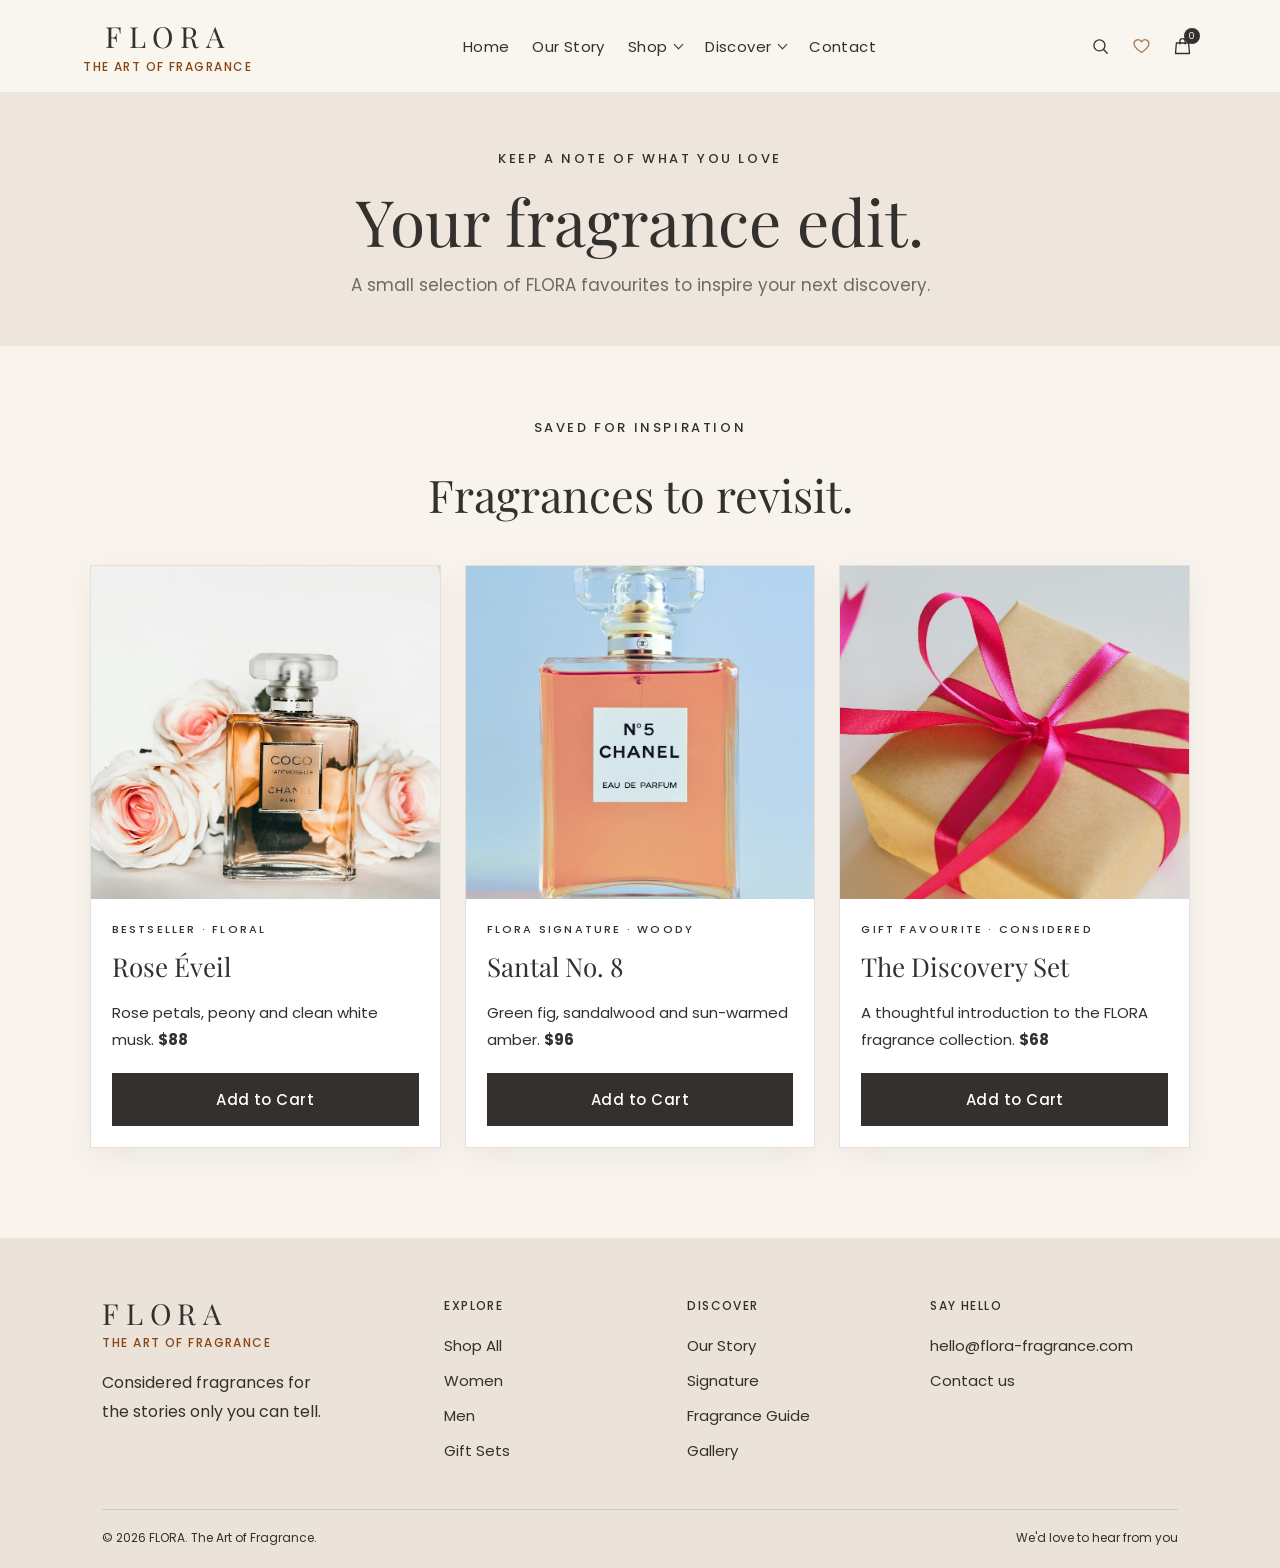
<file: wishlist.html>
﻿<!DOCTYPE html>
<html lang="en">

<head>
    <meta charset="UTF-8">
    <meta name="viewport" content="width=device-width, initial-scale=1.0">
    <meta name="description" content="A considered edit of FLORA fragrances to revisit and explore.">
    <title>FLORA | Wishlist</title>
    <link rel="stylesheet" href="css/style.css">
</head>

<body class="page-utility page-wishlist">
    <header class="site-header">
        <a class="brand" href="index.html" aria-label="FLORA home"><span class="brand-name">FLORA</span><span
                class="brand-tagline">The Art of Fragrance</span></a>
        <input class="menu-toggle" type="checkbox" id="menu-toggle" aria-label="Toggle navigation">
        <label class="menu-button" for="menu-toggle" aria-hidden="true"><span></span><span></span><span></span></label>
        <nav class="main-nav" aria-label="Main navigation">
            <a href="index.html">Home</a><a href="about.html">Our Story</a>
            <div class="nav-group"><a href="collection.html">Shop <span class="nav-chevron"
                        aria-hidden="true"></span></a><input class="dropdown-toggle" type="checkbox" id="shop-dropdown-toggle" aria-label="Toggle Shop submenu"><label class="dropdown-label" for="shop-dropdown-toggle"><span>Toggle Shop submenu</span><span class="nav-chevron" aria-hidden="true"></span></label>
                <div class="nav-dropdown"><a href="collection.html">Shop All</a><a href="women.html">Women</a><a
                        href="men.html">Men</a><a href="signature.html">Signature</a><a href="gifts.html">Gift Sets</a>
                </div>
            </div>
            <div class="nav-group"><a href="guide.html">Discover <span class="nav-chevron"
                        aria-hidden="true"></span></a><input class="dropdown-toggle" type="checkbox" id="discover-dropdown-toggle" aria-label="Toggle Discover submenu"><label class="dropdown-label" for="discover-dropdown-toggle"><span>Toggle Discover submenu</span><span class="nav-chevron" aria-hidden="true"></span></label>
                <div class="nav-dropdown"><a href="guide.html">Fragrance Guide</a><a href="gallery.html">Gallery</a>
                </div>
            </div>
            <a href="contact.html">Contact</a>
        </nav>
        <div class="header-actions" aria-label="Quick links">
            <a class="header-action" href="search.html" aria-label="Search fragrances" title="Search"><svg
                    viewBox="0 0 24 24" aria-hidden="true">
                    <circle cx="10.8" cy="10.8" r="6.3"></circle>
                    <path d="m15.5 15.5 4.2 4.2"></path>
                </svg></a>
            <a class="header-action is-active" href="wishlist.html" aria-label="Wishlist" title="Wishlist"><svg
                    viewBox="0 0 24 24" aria-hidden="true">
                    <path
                        d="M20.5 8.8c0 4.2-8.5 10-8.5 10s-8.5-5.8-8.5-10a4.5 4.5 0 0 1 8.5-2.1 4.5 4.5 0 0 1 8.5 2.1Z">
                    </path>
                </svg></a>
            <a class="header-action cart-action" href="cart.html" aria-label="Shopping bag, 0 items"
                title="Shopping bag"><svg viewBox="0 0 24 24" aria-hidden="true">
                    <path d="M5 8h14l1 12H4L5 8Z"></path>
                    <path d="M9 9V6a3 3 0 0 1 6 0v3"></path>
                </svg><span class="cart-count" aria-hidden="true">0</span></a>
        </div>
    </header>
    <main>
        <section class="utility-hero utility-hero-compact">
            <p class="eyebrow">Keep a note of what you love</p>
            <h1>Your fragrance edit.</h1>
            <p>A small selection of FLORA favourites to inspire your next discovery.</p>
        </section>
        <section class="utility-content">
            <div class="utility-section-heading">
                <p class="eyebrow">Saved for inspiration</p>
                <h2>Fragrances to revisit.</h2>
            </div>
            <div class="utility-card-grid">
                <article class="utility-card"><a class="utility-card-image" href="women.html"><img
                            src="images/flora-rose.jpg" alt="Rose Éveil perfume in a soft floral setting"></a>
                    <div class="utility-card-copy">
                        <p class="eyebrow">Bestseller · Floral</p>
                        <h3>Rose Éveil</h3>
                        <p>Rose petals, peony and clean white musk. <strong>$88</strong></p><a
                            class="button button-outline" href="cart.html">Add to Cart </a>
                
                    </div>
                </article>
                <article class="utility-card"><a class="utility-card-image" href="signature.html"><img
                            src="images/flora-amber.jpg" alt="Santal No. 8 perfume in amber light"></a>
                    <div class="utility-card-copy">
                        <p class="eyebrow">FLORA signature · Woody</p>
                        <h3>Santal No. 8</h3>
                        <p>Green fig, sandalwood and sun-warmed amber. <strong>$96</strong></p><a
                            class="button button-outline" href="cart.html">Add to Cart</a>
                    
                    </div>
                </article>
                <article class="utility-card"><a class="utility-card-image" href="gifts.html"><img
                            src="images/flora-gift.jpg" alt="A thoughtfully wrapped FLORA perfume gift"></a>
                    <div class="utility-card-copy">
                        <p class="eyebrow">Gift favourite · Considered</p>
                        <h3>The Discovery Set</h3>
                        <p>A thoughtful introduction to the FLORA fragrance collection. <strong>$68</strong></p><a
                            class="button button-outline" href="cart.html">Add to Cart</a>
                    </div>
                </article>
            </div>
        </section>
    </main>
    <footer class="site-footer">
        <div class="footer-top">
            <div class="footer-brand"><a class="brand brand-footer" href="index.html"><span
                        class="brand-name">FLORA</span><span class="brand-tagline">The Art of Fragrance</span></a>
                <p>Considered fragrances for the stories only you can tell.</p>
            </div>
            <div class="footer-links">
                <h2>Explore</h2><a href="collection.html">Shop All</a><a href="women.html">Women</a><a
                    href="men.html">Men</a><a href="gifts.html">Gift Sets</a>
            </div>
            <div class="footer-links">
                <h2>Discover</h2><a href="about.html">Our Story</a><a href="signature.html">Signature</a><a
                    href="guide.html">Fragrance Guide</a><a href="gallery.html">Gallery</a>
            </div>
            <div class="footer-contact">
                <h2>Say hello</h2><a href="mailto:hello@flora-fragrance.com">hello@flora-fragrance.com</a><a
                    href="contact.html">Contact us</a>
            </div>
        </div>
        <div class="footer-bottom">
            <p>&copy; 2026 FLORA. The Art of Fragrance.</p><a href="contact.html">We'd love to hear from you</a>
        </div>
    </footer>
</body>

</html>
</file>
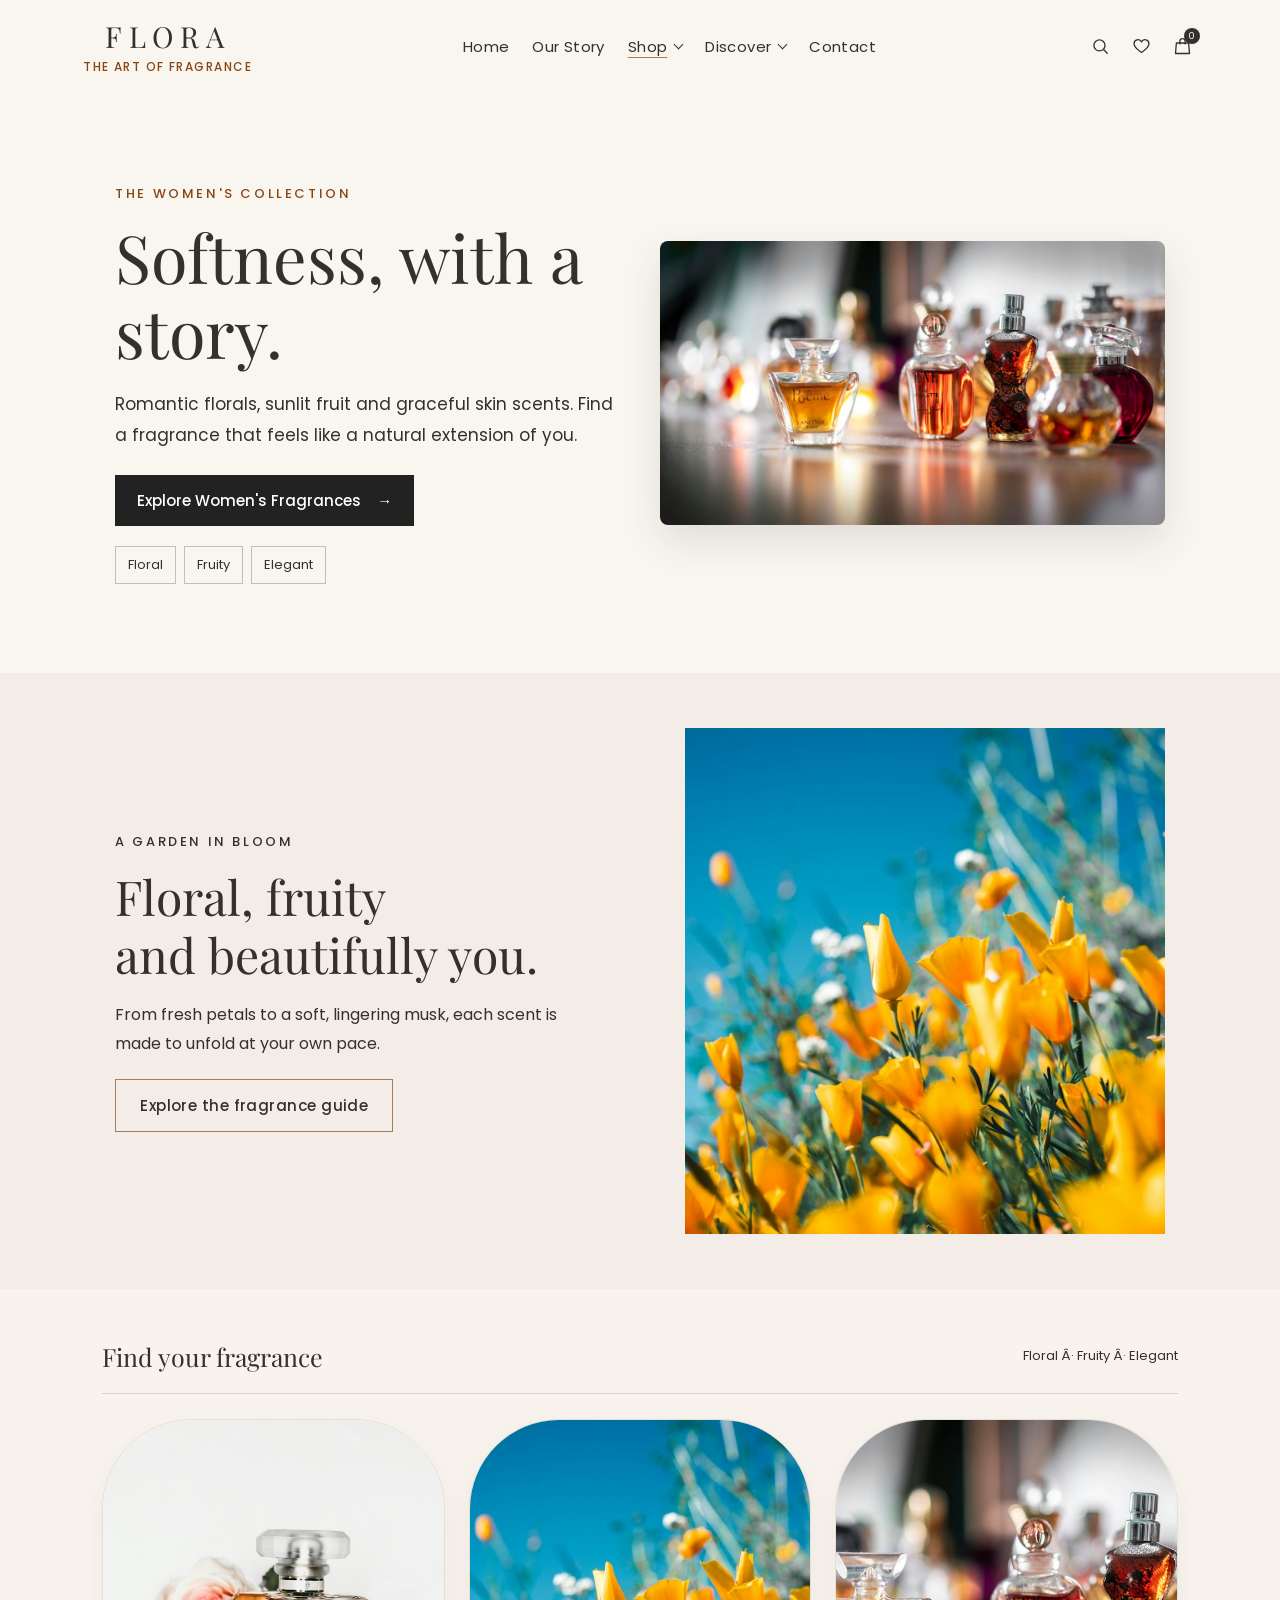
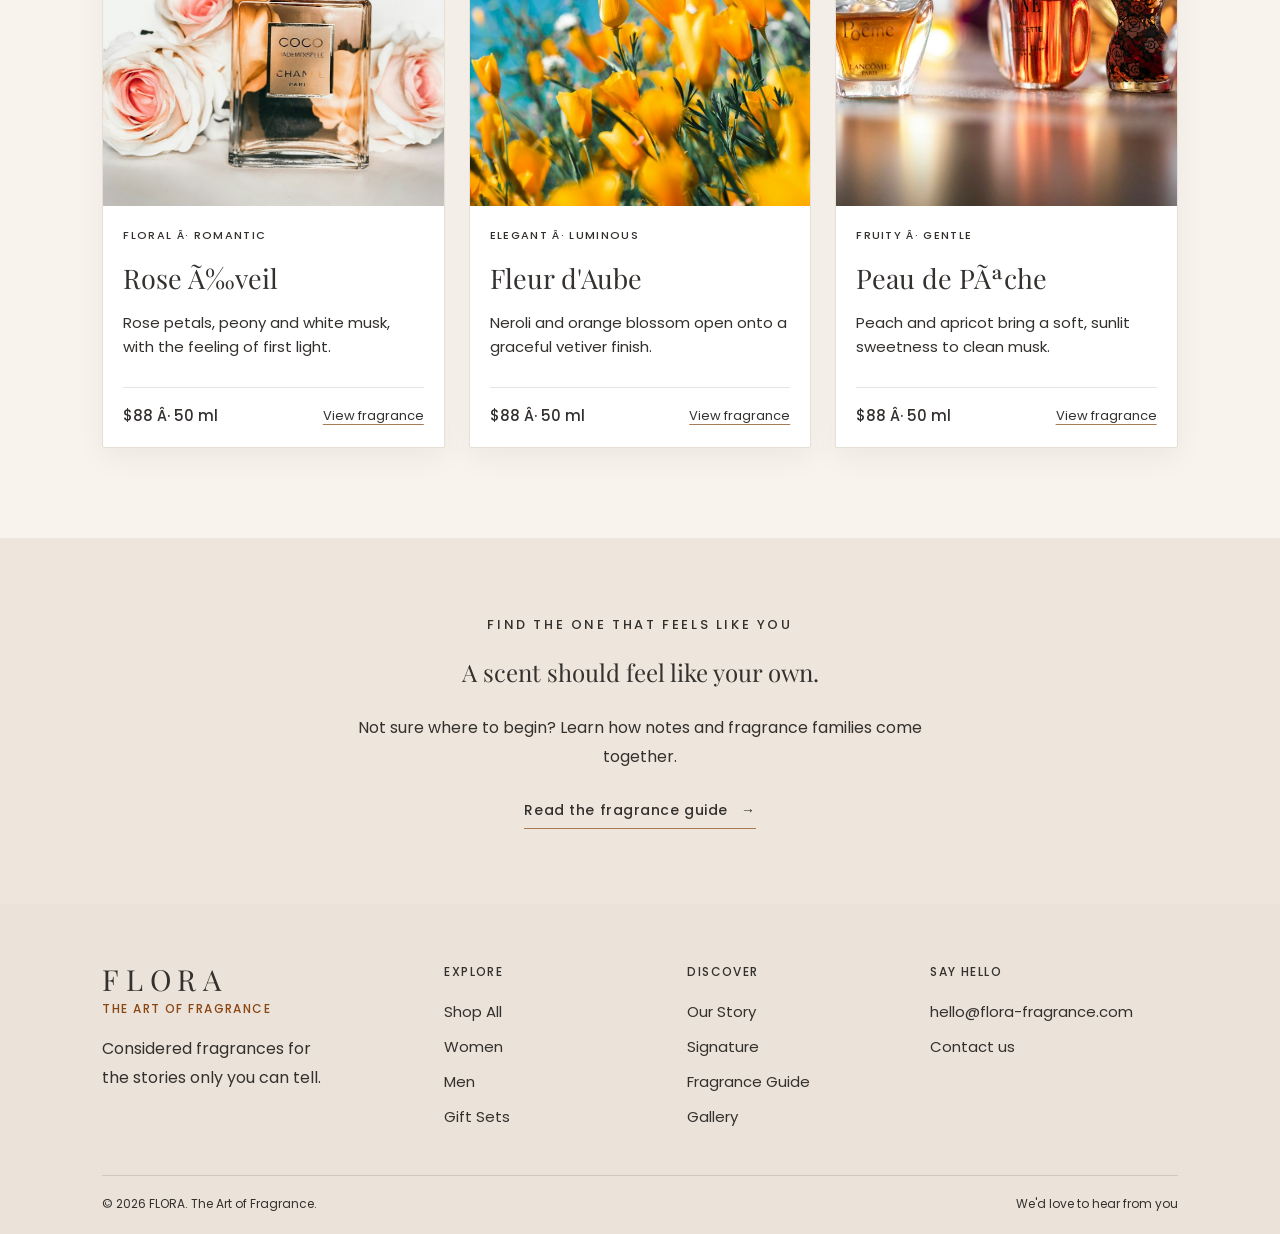
<file: women.html>
﻿<!DOCTYPE html>
<html lang="en">
<head>
    <meta charset="UTF-8">
    <meta name="viewport" content="width=device-width, initial-scale=1.0">
    <meta name="description" content="Explore FLORA women's fragrances, from airy florals to elegant fruit and soft musk.">
    <title>FLORA | Women's Fragrances</title>
    <link rel="stylesheet" href="css/style.css">
</head>
<body class="page-women">
    <header class="site-header">
        <a class="brand" href="index.html" aria-label="FLORA home"><span class="brand-name">FLORA</span><span class="brand-tagline">The Art of Fragrance</span></a>
        <input class="menu-toggle" type="checkbox" id="menu-toggle" aria-label="Toggle navigation">
        <label class="menu-button" for="menu-toggle" aria-hidden="true"><span></span><span></span><span></span></label>
        <nav class="main-nav" aria-label="Main navigation">
            <a href="index.html">Home</a><a href="about.html">Our Story</a>
            <div class="nav-group"><a class="active" href="collection.html" aria-current="page">Shop <span class="nav-chevron" aria-hidden="true"></span></a><input class="dropdown-toggle" type="checkbox" id="shop-dropdown-toggle" aria-label="Toggle Shop submenu"><label class="dropdown-label" for="shop-dropdown-toggle"><span>Toggle Shop submenu</span><span class="nav-chevron" aria-hidden="true"></span></label><div class="nav-dropdown"><a href="collection.html">Shop All</a><a class="active" href="women.html" aria-current="page">Women</a><a href="men.html">Men</a><a href="signature.html">Signature</a><a href="gifts.html">Gift Sets</a></div></div>
            <div class="nav-group"><a href="guide.html">Discover <span class="nav-chevron" aria-hidden="true"></span></a><input class="dropdown-toggle" type="checkbox" id="discover-dropdown-toggle" aria-label="Toggle Discover submenu"><label class="dropdown-label" for="discover-dropdown-toggle"><span>Toggle Discover submenu</span><span class="nav-chevron" aria-hidden="true"></span></label><div class="nav-dropdown"><a href="guide.html">Fragrance Guide</a><a href="gallery.html">Gallery</a></div></div><a href="contact.html">Contact</a>
        </nav>
        <div class="header-actions" aria-label="Quick links">
            <a class="header-action" href="search.html" aria-label="Search fragrances" title="Search"><svg viewBox="0 0 24 24" aria-hidden="true"><circle cx="10.8" cy="10.8" r="6.3"></circle><path d="m15.5 15.5 4.2 4.2"></path></svg></a>
            <a class="header-action" href="wishlist.html" aria-label="Wishlist" title="Wishlist"><svg viewBox="0 0 24 24" aria-hidden="true"><path d="M20.5 8.8c0 4.2-8.5 10-8.5 10s-8.5-5.8-8.5-10a4.5 4.5 0 0 1 8.5-2.1 4.5 4.5 0 0 1 8.5 2.1Z"></path></svg></a>
            <a class="header-action cart-action" href="cart.html" aria-label="Shopping bag, 0 items" title="Shopping bag"><svg viewBox="0 0 24 24" aria-hidden="true"><path d="M5 8h14l1 12H4L5 8Z"></path><path d="M9 9V6a3 3 0 0 1 6 0v3"></path></svg><span class="cart-count" aria-hidden="true">0</span></a>
        </div>
    </header>
    <main>
        <section class="inner-hero">
            <div class="inner-hero-copy">
                <p class="eyebrow" style="color: #8B4513;">The women's collection</p><h1>Softness, with a story.</h1>
                <p>Romantic florals, sunlit fruit and graceful skin scents. Find a fragrance that feels like a natural extension of you.</p>
                <a class="inner-hero-button" href="#women-fragrances">Explore Women's Fragrances <span aria-hidden="true">&rarr;</span></a>
                <div class="category-links"><a href="#floral">Floral</a><a href="#fruity">Fruity</a><a href="#elegant">Elegant</a></div>
            </div>
            <div class="inner-hero-image"><img src="images/flora-story.jpg" alt="A softly lit perfume still life inspired by the women's collection"></div>
        </section>
        <section class="category-feature"><div><p class="eyebrow">A garden in bloom</p><h2>Floral, fruity<br>and beautifully you.</h2><p>From fresh petals to a soft, lingering musk, each scent is made to unfold at your own pace.</p><a class="button button-outline" href="guide.html">Explore the fragrance guide</a></div><img src="images/flora-garden.jpg" alt="Fresh flowers in a sunlit garden"></section>
        <section class="catalog-section" id="women-fragrances">
            <div class="catalog-heading"><p>Find your fragrance</p><span>Floral Â· Fruity Â· Elegant</span></div>
            <div class="catalog-grid">
                <article class="catalog-card" id="floral"><a href="collection.html"><img src="images/flora-rose.jpg" alt="Rose Ã‰veil perfume in soft rose light"></a><div class="catalog-details"><p class="eyebrow">Floral Â· Romantic</p><h2>Rose Ã‰veil</h2><p>Rose petals, peony and white musk, with the feeling of first light.</p><div class="catalog-bottom"><span>$88 Â· 50 ml</span><a href="collection.html">View fragrance</a></div></div></article>
                <article class="catalog-card" id="elegant"><a href="collection.html"><img src="images/flora-garden.jpg" alt="Soft white flowers and greenery"></a><div class="catalog-details"><p class="eyebrow">Elegant Â· Luminous</p><h2>Fleur d'Aube</h2><p>Neroli and orange blossom open onto a graceful vetiver finish.</p><div class="catalog-bottom"><span>$88 Â· 50 ml</span><a href="collection.html">View fragrance</a></div></div></article>
                <article class="catalog-card" id="fruity"><a href="collection.html"><img src="images/flora-story.jpg" alt="Delicate perfume still life with a warm glow"></a><div class="catalog-details"><p class="eyebrow">Fruity Â· Gentle</p><h2>Peau de PÃªche</h2><p>Peach and apricot bring a soft, sunlit sweetness to clean musk.</p><div class="catalog-bottom"><span>$88 Â· 50 ml</span><a href="collection.html">View fragrance</a></div></div></article>
            </div>
        </section>
        <section class="soft-promo"><p class="eyebrow">Find the one that feels like you</p><h2>A scent should feel like your own.</h2><p>Not sure where to begin? Learn how notes and fragrance families come together.</p><a class="text-link" href="guide.html">Read the fragrance guide <span aria-hidden="true">&rarr;</span></a></section>
    </main>
    <footer class="site-footer">
        <div class="footer-top"><div class="footer-brand"><a class="brand brand-footer" href="index.html"><span class="brand-name">FLORA</span><span class="brand-tagline">The Art of Fragrance</span></a><p>Considered fragrances for the stories only you can tell.</p></div><div class="footer-links"><h2>Explore</h2><a href="collection.html">Shop All</a><a href="women.html">Women</a><a href="men.html">Men</a><a href="gifts.html">Gift Sets</a></div><div class="footer-links"><h2>Discover</h2><a href="about.html">Our Story</a><a href="signature.html">Signature</a><a href="guide.html">Fragrance Guide</a><a href="gallery.html">Gallery</a></div><div class="footer-contact"><h2>Say hello</h2><a href="mailto:hello@flora-fragrance.com">hello@flora-fragrance.com</a><a href="contact.html">Contact us</a></div></div>
        <div class="footer-bottom"><p>&copy; 2026 FLORA. The Art of Fragrance.</p><a href="contact.html">We'd love to hear from you</a></div>
    </footer>
</body>
</html>
</file>
<file: css/style.css>
@import url('https://fonts.googleapis.com/css2?family=Playfair+Display:wght@400;500;600&family=Poppins:wght@300;400;500;600&display=swap');

:root {
    --ivory: #F8F4ED;
    --blush: #E7D5CD;
    --gold: #A77B55;
    --charcoal: #33302E;
    --white: #FFFFFF;
    --soft-ink: #706963;
    --serif: 'Playfair Display', Georgia, serif;
    --sans: 'Poppins', Arial, sans-serif;
}

* {
    box-sizing: border-box;
}

html {
    scroll-behavior: smooth;
}

body {
    margin: 0;
    color: var(--charcoal);
    background: var(--ivory);
    font-family: var(--sans);
    font-size: 16px;
    font-weight: 400;
    line-height: 1.8;
}

img {
    display: block;
    max-width: 100%;
}

a {
    color: inherit;
    text-decoration: none;
}

a:focus-visible,
input:focus-visible + .menu-button {
    outline: 2px solid var(--gold);
    outline-offset: 4px;
}

/* Header and navigation */
.site-header {
    position: sticky;
    top: 0;
    z-index: 1000;
    display: flex;
    align-items: center;
    justify-content: space-between;
    gap: 22px;
    min-height: 92px;
    padding: 14px 6.5%;
    background: #F9F6F0;
}

.brand {
    display: inline-flex;
    flex: 0 0 auto;
    flex-direction: column;
    align-items: center;
    line-height: 1.25;
}

.brand-name {
    font-family: var(--serif);
    font-size: 29px;
    letter-spacing: 0.23em;
}

.brand-tagline {
    margin-top: 4px;
    color: #8B4513;
    font-size: 12px;
    letter-spacing: 0.12em;
    text-transform: uppercase;
    font-weight: 500;
}

.main-nav {
    display: flex;
    align-items: center;
    justify-content: flex-end;
    gap: clamp(14px, 1.8vw, 28px);
}

.main-nav > a,
.nav-group > a {
    display: inline-flex;
    align-items: center;
    gap: 8px;
    padding: 5px 0;
    color: var(--charcoal);
    font-size: 15px;
    letter-spacing: 0.025em;
    transition: color 180ms ease;
}

.nav-group {
    position: relative;
}

.nav-chevron {
    width: 7px;
    height: 7px;
    margin-top: -4px;
    border-right: 1px solid currentColor;
    border-bottom: 1px solid currentColor;
    transform: rotate(45deg);
}

.nav-dropdown {
    position: absolute;
    top: 100%;
    left: -18px;
    display: none;
    min-width: 190px;
    padding: 10px 0;
    border: 1px solid rgb(51 48 46 / 9%);
    background: var(--ivory);
    box-shadow: 0 12px 28px rgb(51 48 46 / 10%);
}

.nav-dropdown a {
    display: block;
    padding: 9px 18px;
    color: var(--charcoal);
    font-size: 14px;
    white-space: nowrap;
    transition: background-color 180ms ease, color 180ms ease;
}

@media (min-width: 821px) {
    .nav-group:hover .nav-dropdown,
    .nav-group:focus-within .nav-dropdown {
        display: block;
    }
}

.nav-dropdown a:hover {
    background: var(--blush);
}

.main-nav > a:hover,
.nav-group > a:hover,
.footer-links a:hover,
.footer-contact a:hover {
    color: var(--charcoal);
    text-decoration: underline;
    text-decoration-color: var(--gold);
    text-underline-offset: 4px;
}

.main-nav > a[aria-current="page"],
.main-nav > .nav-group > a.active,
.main-nav > .nav-group > a[aria-current="page"] {
    color: var(--charcoal);
    text-decoration: underline;
    text-decoration-color: var(--gold);
    text-underline-offset: 5px;
}

.nav-dropdown a.active,
.nav-dropdown a[aria-current="page"] {
    padding-left: 8px;
    border-left: 2px solid #1a1a1a;
    color: #1a1a1a;
    font-weight: 600;
}

.menu-toggle,
.menu-button,
.dropdown-toggle,
.dropdown-label {
    display: none;
}

.header-actions {
    display: flex;
    flex: 0 0 auto;
    align-items: center;
    gap: 13px;
}

.header-action {
    position: relative;
    display: inline-flex;
    width: 28px;
    height: 36px;
    align-items: center;
    justify-content: center;
    color: var(--charcoal);
    transition: color 180ms ease;
}

.header-action:hover {
    color: var(--gold);
}

.header-action svg {
    width: 21px;
    height: 21px;
    fill: none;
    stroke: currentColor;
    stroke-linecap: round;
    stroke-linejoin: round;
    stroke-width: 1.5;
}

.cart-count {
    position: absolute;
    top: 0;
    right: -3px;
    display: grid;
    width: 16px;
    height: 16px;
    place-items: center;
    border-radius: 50%;
    background: var(--charcoal);
    color: var(--white);
    font-size: 9px;
    line-height: 1;
}

/* Hero */
.hero {
    position: relative;
    display: flex;
    min-height: min(690px, 76vw);
    align-items: center;
    overflow: hidden;
    background: #887362;
    color: var(--white);
}

.hero::after {
    position: absolute;
    inset: 0;
    background: linear-gradient(90deg, rgb(37 31 29 / 48%) 0%, rgb(37 31 29 / 24%) 42%, rgb(37 31 29 / 4%) 100%);
    content: "";
}

.hero-image {
    position: absolute;
    inset: 0;
    width: 100%;
    height: 100%;
    object-fit: cover;
    object-position: center 52%;
}

.hero-content {
    position: relative;
    z-index: 1;
    width: min(590px, 55%);
    margin-left: 10%;
    padding: 60px 0;
}

.eyebrow {
    margin: 0 0 15px;
    color: var(--charcoal);
    font-size: 13px;
    font-weight: 500;
    letter-spacing: 0.2em;
    text-transform: uppercase;
}

.hero .eyebrow {
    color: var(--blush);
}

h1,
h2,
h3,
p {
    margin-top: 0;
}

h1,
h2,
h3 {
    font-family: var(--serif);
    font-weight: 400;
}

.hero h1 {
    margin-bottom: 18px;
    font-size: clamp(48px, 6.2vw, 82px);
    line-height: 1.08;
}

.hero-copy {
    max-width: 390px;
    margin-bottom: 30px;
    color: rgb(255 255 255 / 88%);
    font-size: 18px;
    line-height: 1.7;
}

.hero-caption {
    position: absolute;
    z-index: 1;
    right: 6.5%;
    bottom: 24px;
    margin: 0;
    color: rgb(255 255 255 / 85%);
    font-size: 11px;
    letter-spacing: 0.12em;
    text-transform: uppercase;
}

/* Shared button and section styles */
.button {
    display: inline-flex;
    min-height: 49px;
    align-items: center;
    justify-content: center;
    gap: 20px;
    padding: 12px 24px;
    border: 1px solid transparent;
    font-size: 15px;
    font-weight: 500;
    letter-spacing: 0.03em;
    transition: background-color 180ms ease, color 180ms ease, border-color 180ms ease, transform 180ms ease;
}

.button:hover {
    transform: translateY(-2px);
}

.button-light {
    background: var(--ivory);
    color: var(--charcoal);
}

.button-light:hover {
    background: var(--blush);
}

.button-outline {
    border-color: var(--gold);
    color: var(--charcoal);
}

.button-outline:hover {
    border-color: var(--charcoal);
    background: var(--charcoal);
    color: var(--white);
}

.section {
    padding: 105px 8%;
}

.section-heading {
    display: flex;
    align-items: end;
    justify-content: space-between;
    gap: 24px;
    margin-bottom: 38px;
}

.section-heading h2,
.signature-copy h2,
.gift-copy h2,
.story-teaser h2 {
    margin-bottom: 0;
    font-size: clamp(34px, 4.2vw, 52px);
    line-height: 1.2;
}

.text-link {
    display: inline-flex;
    align-items: center;
    gap: 13px;
    padding-bottom: 5px;
    border-bottom: 1px solid var(--gold);
    color: var(--charcoal);
    font-size: 14px;
    font-weight: 500;
    letter-spacing: 0.04em;
    transition: color 180ms ease, gap 180ms ease;
}

.text-link:hover {
    gap: 19px;
    color: var(--charcoal);
}

/* Featured fragrance cards */
.product-grid {
    display: grid;
    grid-template-columns: repeat(3, minmax(0, 1fr));
    gap: 28px;
}

.product-card {
    min-width: 0;
}

.product-image-link {
    display: block;
    overflow: hidden;
    background: var(--blush);
}

.product-image-link img {
    width: 100%;
    aspect-ratio: 0.92;
    object-fit: cover;
    transition: transform 500ms ease;
}

.product-card:hover .product-image-link img {
    transform: scale(1.045);
}

.product-info {
    display: flex;
    align-items: start;
    justify-content: space-between;
    gap: 12px;
    padding-top: 17px;
}

.product-info h3 {
    margin: 0 0 3px;
    font-size: 23px;
}

.product-info p {
    margin: 0;
    color: var(--soft-ink);
    font-size: 16px;
}

.product-number {
    padding-top: 4px;
    color: var(--charcoal);
    font-family: var(--serif);
    font-size: 16px;
}

/* Alternating signature and gift features */
.signature-feature {
    display: grid;
    grid-template-columns: 1fr 1fr;
    min-height: 520px;
    background: #eee6dc;
}

.signature-image {
    min-height: 420px;
    overflow: hidden;
}

.signature-image img {
    width: 100%;
    height: 100%;
    min-height: 420px;
    object-fit: cover;
    object-position: center 56%;
}

.signature-copy {
    display: flex;
    flex-direction: column;
    align-items: flex-start;
    justify-content: center;
    padding: 80px clamp(40px, 9vw, 135px);
}

.signature-copy h2,
.gift-copy h2 {
    margin-bottom: 19px;
}

.signature-copy > p:not(.eyebrow),
.gift-copy > p:not(.eyebrow) {
    max-width: 380px;
    margin-bottom: 27px;
    color: var(--charcoal);
    font-size: 16px;
}

.gift-feature {
    position: relative;
    display: flex;
    min-height: 480px;
    align-items: center;
    overflow: hidden;
    background: #8b6a56;
    color: var(--white);
}

.gift-feature::after {
    position: absolute;
    inset: 0;
    background: linear-gradient(90deg, rgb(45 35 30 / 72%) 0%, rgb(45 35 30 / 48%) 43%, rgb(45 35 30 / 8%) 100%);
    content: "";
}

.gift-feature > img {
    position: absolute;
    inset: 0;
    width: 100%;
    height: 100%;
    object-fit: cover;
    object-position: center 45%;
}

.gift-copy {
    position: relative;
    z-index: 1;
    width: min(560px, 60%);
    margin-left: 11%;
    padding: 75px 0;
}

.gift-copy .eyebrow {
    color: var(--blush);
}

.gift-copy > p:not(.eyebrow) {
    color: rgb(255 255 255 / 88%);
}

/* Brand story and footer */
.story-teaser {
    padding: 105px 20px 110px;
    text-align: center;
}

.story-teaser h2 {
    margin-bottom: 20px;
}

.story-teaser > p:not(.eyebrow) {
    max-width: 565px;
    margin: 0 auto 23px;
    color: var(--soft-ink);
    font-size: 16px;
}

.site-footer {
    padding: 57px 8% 20px;
    background: #ebe3d9;
}

.footer-top {
    display: grid;
    grid-template-columns: 1.5fr 1fr 1fr 1.25fr;
    gap: 45px;
    padding-bottom: 45px;
}

.brand-footer {
    align-items: flex-start;
}

.footer-brand > p {
    max-width: 235px;
    margin: 19px 0 0;
    color: var(--charcoal);
    font-size: 16px;
}

.footer-links,
.footer-contact {
    display: flex;
    flex-direction: column;
    align-items: flex-start;
    gap: 8px;
}

.footer-links h2,
.footer-contact h2 {
    margin: 0 0 7px;
    font-family: var(--sans);
    font-size: 12px;
    font-weight: 500;
    letter-spacing: 0.12em;
    text-transform: uppercase;
}

.footer-links a,
.footer-contact a {
    color: var(--charcoal);
    font-size: 15px;
    transition: color 180ms ease;
}

.footer-bottom {
    display: flex;
    justify-content: space-between;
    gap: 18px;
    padding-top: 17px;
    border-top: 1px solid rgb(51 48 46 / 15%);
    color: var(--charcoal);
    font-size: 12px;
}

.footer-bottom p {
    margin: 0;
}

.footer-bottom a:hover {
    color: var(--gold);
}

/* Tablet and compact desktop */
@media (max-width: 1050px) {
    .site-header {
        gap: 14px;
        padding-right: 4%;
        padding-left: 4%;
    }

    .main-nav {
        gap: 15px;
    }

    .header-actions {
        gap: 8px;
    }

    .section {
        padding: 82px 6%;
    }

    .signature-copy {
        padding: 60px 7%;
    }

    .footer-top {
        gap: 28px;
    }
}

@media (max-width: 820px) {
    .site-header {
        min-height: 78px;
        flex-wrap: wrap;
        padding: 12px 6%;
    }

    .menu-toggle {
        position: absolute;
        top: 17px;
        right: 6%;
        display: block;
        width: 44px;
        height: 44px;
        margin: 0;
        opacity: 0;
        cursor: pointer;
    }

    .menu-button {
        display: flex;
        width: 44px;
        height: 44px;
        flex-direction: column;
        align-items: center;
        justify-content: center;
        gap: 5px;
        cursor: pointer;
        margin-left: auto;
    }

    .menu-button span {
        width: 23px;
        height: 1px;
        background: var(--charcoal);
        transition: transform 180ms ease, opacity 180ms ease;
    }

    .menu-toggle:checked + .menu-button span:first-child {
        transform: translateY(6px) rotate(45deg);
    }

    .menu-toggle:checked + .menu-button span:nth-child(2) {
        opacity: 0;
    }

    .menu-toggle:checked + .menu-button span:last-child {
        transform: translateY(-6px) rotate(-45deg);
    }

    .main-nav {
        display: none;
        width: 100%;
        flex-direction: column;
        align-items: stretch;
        justify-content: flex-start;
        gap: 0;
        padding: 0;
        overflow-x: hidden;
        overflow-y: auto;
        overscroll-behavior: contain;
    }

    .header-actions {
        position: absolute;
        top: 17px;
        right: calc(6% + 52px);
        gap: 4px;
    }

    .header-action {
        width: 32px;
        height: 44px;
    }

    .menu-toggle:checked ~ .main-nav {
        display: flex;
        max-height: calc(100vh - 78px);
        max-height: calc(100dvh - 78px);
        padding: 8px 0 12px;
    }

    .main-nav > a,
    .nav-group > a {
        display: flex;
        min-height: 44px;
        padding: 8px 0;
        border-top: 1px solid rgb(51 48 46 / 9%);
        font-size: 15px;
    }

    .nav-group {
        display: flex;
        flex-wrap: wrap;
        align-items: flex-start;
        width: 100%;
    }

    .nav-group > a {
        flex: 1 1 calc(100% - 44px);
        width: auto;
        min-height: 44px;
        align-items: center;
    }

    .nav-group > a .nav-chevron {
        display: none;
    }

    .dropdown-toggle {
        position: absolute;
        display: block;
        width: 1px;
        height: 1px;
        overflow: hidden;
        clip: rect(0, 0, 0, 0);
        clip-path: inset(50%);
        white-space: nowrap;
    }

    .dropdown-label {
        display: flex;
        width: 44px;
        min-height: 44px;
        align-items: center;
        justify-content: center;
        color: var(--charcoal);
        font-size: 15px;
        cursor: pointer;
    }

    .dropdown-label span:not(.nav-chevron) {
        display: none;
    }

    .dropdown-toggle:focus-visible + .dropdown-label {
        outline: 2px solid var(--gold);
        outline-offset: 4px;
    }

    .nav-dropdown {
        position: static;
        display: block;
        flex: 0 0 100%;
        min-width: 0;
        max-height: 0;
        padding: 0 0 7px 14px;
        overflow: hidden;
        border: 0;
        background: transparent;
        box-shadow: none;
        transition: max-height 240ms ease;
    }

    .dropdown-toggle:checked ~ .nav-dropdown {
        max-height: 300px;
    }

    .dropdown-toggle:checked + .dropdown-label .nav-chevron {
        transform: rotate(225deg);
    }

    .nav-dropdown a {
        display: flex;
        min-height: 44px;
        align-items: center;
        padding: 7px 0;
        font-size: 14px;
    }

    .nav-dropdown a:hover {
        background: transparent;
    }

    .hero {
        min-height: 590px;
    }

    .hero-content {
        width: min(570px, 75%);
        margin-left: 8%;
    }

    .product-grid {
        grid-template-columns: repeat(2, minmax(0, 1fr));
        gap: 32px 22px;
    }

    .signature-feature {
        min-height: 430px;
    }

    .signature-image,
    .signature-image img {
        min-height: 430px;
    }

    .signature-copy {
        padding: 45px 8%;
    }

    .gift-feature {
        min-height: 430px;
    }

    .footer-top {
        grid-template-columns: repeat(2, minmax(0, 1fr));
        gap: 35px;
    }
}

/* Single-column layout and comfortable touch targets on phones */
@media (max-width: 560px) {
    .site-header {
        padding-right: 5%;
        padding-left: 5%;
    }

    .menu-toggle {
        right: 5%;
    }

    .header-actions {
        right: calc(5% + 52px);
    }

    .hero {
        min-height: 640px;
        align-items: flex-end;
    }

    .hero::after {
        background: linear-gradient(0deg, rgb(37 31 29 / 52%) 0%, rgb(37 31 29 / 26%) 54%, rgb(37 31 29 / 5%) 100%);
    }

    .hero-image {
        object-position: 58% center;
    }

    .hero-content {
        width: 100%;
        margin: 0;
        padding: 60px 7% 75px;
    }

    .hero h1 {
        font-size: clamp(48px, 13vw, 66px);
    }

    .hero-copy {
        max-width: 330px;
        font-size: clamp(16px, 4.5vw, 18px);
    }

    .hero-caption {
        right: auto;
        bottom: 18px;
        left: 7%;
        font-size: 11px;
    }

    .section {
        padding: 68px 7%;
    }

    .section-heading {
        align-items: flex-start;
        flex-direction: column;
        gap: 15px;
        margin-bottom: 25px;
    }

    .section-heading h2,
    .signature-copy h2,
    .gift-copy h2,
    .story-teaser h2 {
        font-size: 37px;
    }

    .product-grid {
        grid-template-columns: minmax(0, 1fr);
        gap: 29px;
    }

    .product-image-link img {
        aspect-ratio: 1.05;
    }

    .signature-feature {
        grid-template-columns: 1fr;
    }

    .signature-image,
    .signature-image img {
        min-height: 300px;
        max-height: 390px;
    }

    .signature-copy {
        padding: 48px 7% 58px;
    }

    .gift-feature {
        min-height: 490px;
        align-items: flex-end;
    }

    .gift-feature::after {
        background: linear-gradient(0deg, rgb(45 35 30 / 78%) 0%, rgb(45 35 30 / 44%) 55%, rgb(45 35 30 / 7%) 100%);
    }

    .gift-feature > img {
        object-position: 62% center;
    }

    .gift-copy {
        width: 100%;
        margin: 0;
        padding: 58px 7%;
    }

    .story-teaser {
        padding: 74px 7% 78px;
    }

    .site-footer {
        padding: 45px 7% 17px;
    }

    .footer-top {
        grid-template-columns: 1fr 1fr;
        gap: 32px 20px;
    }

    .footer-brand {
        grid-column: 1 / -1;
    }

    .footer-bottom {
        flex-direction: column;
        gap: 5px;
    }
}

@media (max-width: 360px) {
    .brand-name {
        font-size: 23px;
        letter-spacing: 0.12em;
    }

    .brand-tagline {
        font-size: 11px;
        letter-spacing: 0;
    }

    .header-actions {
        right: calc(5% + 48px);
        gap: 2px;
    }

    .header-action {
        width: 28px;
    }
}

@media (prefers-reduced-motion: reduce) {
    html {
        scroll-behavior: auto;
    }

    *,
    *::before,
    *::after {
        transition-duration: 0.01ms !important;
    }
}

/* Shared layouts for the supporting FLORA pages */
.page-intro {
    max-width: 950px;
    margin: 0 auto;
    padding: 88px 24px 65px;
    text-align: center;
}

.page-intro h1,
.gift-page-hero h1 {
    margin: 0 0 18px;
    font-size: clamp(42px, 6vw, 70px);
    line-height: 1.12;
}

.page-intro > p:not(.eyebrow) {
    max-width: 680px;
    margin: 0 auto;
    color: var(--charcoal);
    font-size: 17px;
}

.page-intro-tinted {
    max-width: none;
    background: #EEE6DC;
}

.page-intro-dark {
    max-width: none;
    background: var(--charcoal);
    color: var(--white);
}

.page-intro-dark .eyebrow {
    color: var(--blush);
}

.page-intro-dark > p:not(.eyebrow) {
    color: var(--white);
}

.page-intro-guide {
    max-width: none;
    background: var(--blush);
}

.category-links {
    display: flex;
    flex-wrap: wrap;
    justify-content: center;
    gap: 12px;
    margin-top: 28px;
}

.category-links a {
    padding: 8px 16px;
    border: 1px solid rgb(51 48 46 / 28%);
    color: var(--charcoal);
    font-size: 14px;
    transition: background-color 180ms ease, color 180ms ease;
}

.category-links a:hover {
    background: var(--charcoal);
    color: var(--white);
}

.story-layout,
.category-feature,
.guide-tip {
    display: grid;
    grid-template-columns: repeat(2, minmax(0, 1fr));
    align-items: center;
    gap: clamp(35px, 7vw, 100px);
    padding: 55px 9%;
}

.story-layout > img,
.category-feature > img,
.guide-tip > img {
    width: 100%;
    max-height: 580px;
    aspect-ratio: 0.95;
    object-fit: cover;
}

.story-copy h2,
.category-feature h2,
.guide-tip h2,
.contact-details h2,
.contact-form h2 {
    margin: 0 0 18px;
    font-size: clamp(34px, 4vw, 48px);
    line-height: 1.2;
}

.story-copy > p:not(.eyebrow),
.category-feature > div > p:not(.eyebrow),
.guide-tip > div > p:not(.eyebrow),
.contact-details > p:not(.eyebrow) {
    margin-bottom: 20px;
    color: var(--charcoal);
    font-size: 16px;
}

.story-copy .text-link {
    margin-top: 8px;
}

.values-section,
.notes-section,
.guide-notes,
.family-section,
.gift-options,
.faq-section {
    padding: 85px 8%;
}

.page-section-heading {
    max-width: 690px;
    margin: 0 auto 38px;
    text-align: center;
}

.page-section-heading h2,
.catalog-note h2,
.gallery-end h2,
.occasion-strip h2,
.gift-message h2 {
    margin: 0 0 13px;
    font-size: clamp(32px, 4.4vw, 48px);
    line-height: 1.2;
}

.page-section-heading > p:not(.eyebrow) {
    margin: 12px auto 0;
    color: var(--charcoal);
}

.value-grid,
.note-grid,
.family-grid {
    display: grid;
    grid-template-columns: repeat(3, minmax(0, 1fr));
    gap: 20px;
}

.value-grid article,
.note-grid article,
.family-grid article {
    min-width: 0;
    padding: 28px;
    border-top: 1px solid var(--gold);
    background: #F1EBE2;
}

.value-grid article > span,
.note-grid article > span {
    color: var(--gold);
    font-size: 12px;
    letter-spacing: 0.12em;
    text-transform: uppercase;
}

.value-grid h3,
.note-grid h3,
.family-grid h3 {
    margin: 13px 0 10px;
    font-size: 25px;
}

.value-grid p,
.note-grid p,
.family-grid p {
    margin: 0;
    color: var(--charcoal);
    font-size: 15px;
}

.story-quote {
    padding: 75px 20px;
    background: var(--blush);
    text-align: center;
}

.story-quote p {
    max-width: 760px;
    margin: 0 auto 15px;
    font-family: var(--serif);
    font-size: clamp(28px, 4vw, 42px);
    line-height: 1.35;
}

.story-quote span {
    color: var(--charcoal);
    font-size: 13px;
}

.catalog-section {
    padding: 45px 8% 90px;
}

.catalog-heading {
    display: flex;
    align-items: center;
    justify-content: space-between;
    gap: 18px;
    margin-bottom: 25px;
    padding-bottom: 14px;
    border-bottom: 1px solid rgb(51 48 46 / 18%);
}

.catalog-heading p {
    margin: 0;
    font-family: var(--serif);
    font-size: 25px;
}

.catalog-heading span {
    color: var(--charcoal);
    font-size: 13px;
}

.catalog-grid {
    display: grid;
    grid-template-columns: repeat(3, minmax(0, 1fr));
    gap: 42px 24px;
}

.catalog-card {
    min-width: 0;
    background: var(--white);
    scroll-margin-top: 110px;
}

.catalog-card > a {
    display: block;
    overflow: hidden;
    background: var(--blush);
}

.catalog-card > a img {
    width: 100%;
    aspect-ratio: 0.94;
    object-fit: cover;
    transition: transform 450ms ease;
}

.catalog-card:hover > a img {
    transform: scale(1.035);
}

.catalog-details {
    padding: 20px 20px 18px;
}

.catalog-details .eyebrow {
    margin-bottom: 8px;
    font-size: 11px;
    letter-spacing: 0.12em;
}

.catalog-details h2 {
    margin: 0 0 8px;
    font-size: 27px;
}

.catalog-details > p:not(.eyebrow) {
    min-height: 58px;
    margin: 0 0 18px;
    color: var(--charcoal);
    font-size: 15px;
    line-height: 1.65;
}

.catalog-bottom {
    display: flex;
    align-items: center;
    justify-content: space-between;
    flex-wrap: wrap;
    gap: 8px;
    padding-top: 14px;
    border-top: 1px solid rgb(51 48 46 / 13%);
}

.catalog-bottom > span {
    font-size: 15px;
    font-weight: 500;
}

.catalog-bottom a,
.gift-grid article > div > a {
    color: var(--charcoal);
    font-size: 13px;
    text-decoration: underline;
    text-decoration-color: var(--gold);
    text-underline-offset: 4px;
}

.catalog-note,
.soft-promo,
.occasion-strip,
.gallery-end,
.gift-message {
    padding: 75px 22px;
    background: #EEE6DC;
    text-align: center;
}

.catalog-note .text-link,
.soft-promo .text-link,
.gallery-end .text-link,
.occasion-strip .text-link {
    margin-top: 14px;
}

.category-feature {
    background: #EEE6DC;
}

.category-feature-reverse {
    background: #EEE6DC;
}

.category-feature-reverse > img {
    order: 2;
}

.category-feature-reverse > div {
    order: 1;
}

.category-feature > div > p:not(.eyebrow) {
    max-width: 480px;
}

.soft-promo > p:not(.eyebrow),
.occasion-strip > p:not(.eyebrow),
.gift-message > p {
    max-width: 620px;
    margin: 0 auto 12px;
    color: var(--charcoal);
    font-size: 16px;
}

.anchor-target {
    scroll-margin-top: 110px;
}

.signature-product {
    display: grid;
    grid-template-columns: minmax(0, 1.05fr) minmax(0, 0.95fr);
    align-items: center;
    gap: clamp(40px, 8vw, 110px);
    padding: 65px 9%;
}

.signature-product-image img {
    width: 100%;
    max-height: 690px;
    aspect-ratio: 0.9;
    object-fit: cover;
}

.signature-product-copy h1 {
    margin: 0 0 5px;
    font-size: clamp(44px, 6vw, 72px);
}

.signature-subtitle {
    margin-bottom: 24px;
    color: var(--gold);
    font-family: var(--serif);
    font-size: 22px;
}

.signature-product-copy > p:not(.eyebrow, .signature-subtitle, .static-note) {
    color: var(--charcoal);
    font-size: 17px;
}

.product-price {
    margin: 24px 0;
    font-size: 22px;
}

.product-price span {
    color: var(--charcoal);
    font-size: 14px;
}

.static-note {
    margin: 15px 0 0;
    color: var(--charcoal);
    font-size: 13px;
}

.notes-section {
    background: #EEE6DC;
}

.note-grid {
    grid-template-columns: repeat(3, minmax(0, 1fr));
}

.product-facts {
    display: grid;
    grid-template-columns: repeat(3, minmax(0, 1fr));
    gap: 20px;
    padding: 38px 9%;
}

.product-facts div {
    display: flex;
    flex-direction: column;
    gap: 7px;
    padding: 15px;
    border-bottom: 1px solid var(--gold);
}

.product-facts span {
    color: var(--charcoal);
    font-size: 13px;
}

.product-facts strong {
    font-family: var(--serif);
    font-size: 20px;
    font-weight: 400;
}

.family-section {
    background: #EEE6DC;
}

.family-grid {
    grid-template-columns: repeat(3, minmax(0, 1fr));
}

.family-grid article {
    background: var(--ivory);
}

.family-grid h3 {
    margin-top: 0;
}

.guide-tip {
    padding-top: 70px;
    padding-bottom: 70px;
}

.guide-tip .text-link {
    margin-top: 8px;
}

.gift-page-hero {
    position: relative;
    display: flex;
    min-height: 540px;
    align-items: center;
    overflow: hidden;
    background: #887362;
    color: var(--white);
}

.gift-page-hero::after {
    position: absolute;
    inset: 0;
    background: linear-gradient(90deg, rgb(37 31 29 / 60%), rgb(37 31 29 / 15%));
    content: "";
}

.gift-page-hero > img {
    position: absolute;
    inset: 0;
    width: 100%;
    height: 100%;
    object-fit: cover;
}

.gift-page-hero > div {
    position: relative;
    z-index: 1;
    width: min(620px, 80%);
    margin-left: 10%;
    padding: 60px 0;
}

.gift-page-hero .eyebrow {
    color: var(--blush);
}

.gift-page-hero > div > p:not(.eyebrow) {
    max-width: 510px;
    margin-bottom: 25px;
    font-size: 17px;
}

.gift-grid {
    display: grid;
    grid-template-columns: repeat(3, minmax(0, 1fr));
    gap: 24px;
}

.gift-grid article {
    background: var(--white);
}

.gift-grid article img {
    width: 100%;
    aspect-ratio: 1.05;
    object-fit: cover;
}

.gift-grid article > div {
    padding: 22px;
}

.gift-grid article .eyebrow {
    margin-bottom: 7px;
    font-size: 11px;
    letter-spacing: 0.12em;
}

.gift-grid h3 {
    margin: 0 0 9px;
    font-size: 25px;
}

.gift-grid article > div > p:not(.eyebrow) {
    min-height: 76px;
    margin-bottom: 14px;
    color: var(--charcoal);
    font-size: 15px;
}

.occasion-strip {
    background: var(--blush);
}

.gift-message {
    background: var(--ivory);
}

.gallery-section {
    display: grid;
    grid-auto-flow: dense;
    grid-auto-rows: clamp(150px, 19vw, 260px);
    grid-template-columns: repeat(4, minmax(0, 1fr));
    gap: 16px;
    padding: 20px 8% 85px;
}

.gallery-item {
    position: relative;
    min-width: 0;
    margin: 0;
    overflow: hidden;
    background: var(--blush);
}

.gallery-item img {
    width: 100%;
    height: 100%;
    object-fit: cover;
    transition: transform 450ms ease;
}

.gallery-item:hover img {
    transform: scale(1.04);
}

.gallery-item figcaption {
    position: absolute;
    right: 0;
    bottom: 0;
    left: 0;
    padding: 25px 15px 11px;
    background: linear-gradient(transparent, rgb(37 31 29 / 65%));
    color: var(--white);
    font-size: 13px;
}

.gallery-tall {
    grid-row: span 2;
}

.gallery-wide {
    grid-column: span 2;
}

.gallery-end {
    background: var(--ivory);
}

.contact-layout {
    display: grid;
    grid-template-columns: minmax(0, 0.8fr) minmax(0, 1.2fr);
    gap: clamp(35px, 8vw, 110px);
    padding: 30px 9% 85px;
}

.contact-details h2,
.contact-form h2 {
    font-size: clamp(32px, 4vw, 43px);
}

.contact-method,
.contact-hours {
    display: flex;
    flex-direction: column;
    gap: 3px;
    margin-top: 24px;
    padding-top: 15px;
    border-top: 1px solid rgb(51 48 46 / 18%);
}

.contact-method > span,
.contact-hours > span {
    color: var(--charcoal);
    font-size: 13px;
}

.contact-method a {
    overflow-wrap: anywhere;
    font-size: 16px;
}

.contact-method a:hover {
    text-decoration: underline;
    text-decoration-color: var(--gold);
    text-underline-offset: 4px;
}

.contact-hours p {
    margin: 0;
    font-size: 16px;
}

.contact-form {
    padding: 32px;
    background: #EEE6DC;
}

.contact-form fieldset {
    display: grid;
    gap: 9px;
    margin: 0;
    padding: 0;
    border: 0;
}

.contact-form label {
    margin-top: 8px;
    font-size: 14px;
    font-weight: 500;
}

.contact-form input,
.contact-form select,
.contact-form textarea {
    width: 100%;
    min-height: 48px;
    padding: 11px 13px;
    border: 1px solid rgb(51 48 46 / 28%);
    border-radius: 0;
    background: var(--ivory);
    color: var(--charcoal);
    font: inherit;
    font-size: 15px;
    opacity: 1;
}

.contact-form textarea {
    min-height: 120px;
    resize: vertical;
}

.contact-form input::placeholder,
.contact-form textarea::placeholder {
    color: #625B55;
    opacity: 1;
}

.contact-form fieldset:disabled input,
.contact-form fieldset:disabled select,
.contact-form fieldset:disabled textarea {
    cursor: not-allowed;
}

.contact-form button:disabled {
    width: fit-content;
    margin-top: 12px;
    opacity: 0.72;
}

.faq-section {
    background: #EEE6DC;
}

.faq-list {
    max-width: 850px;
    margin: 0 auto;
}

.faq-list details {
    padding: 19px 0;
    border-top: 1px solid rgb(51 48 46 / 20%);
}

.faq-list details:last-child {
    border-bottom: 1px solid rgb(51 48 46 / 20%);
}

.faq-list summary {
    cursor: pointer;
    font-family: var(--serif);
    font-size: 21px;
}

.faq-list details p {
    margin: 12px 0 0;
    color: var(--charcoal);
    font-size: 15px;
}

.faq-list details a {
    text-decoration: underline;
    text-decoration-color: var(--gold);
    text-underline-offset: 3px;
}

@media (max-width: 820px) {
    .page-intro {
        padding-top: 70px;
    }

    .story-layout,
    .category-feature,
    .guide-tip,
    .signature-product {
        gap: 35px;
        padding-right: 6%;
        padding-left: 6%;
    }

    .value-grid,
    .note-grid,
    .family-grid,
    .gift-grid {
        grid-template-columns: repeat(2, minmax(0, 1fr));
    }

    .catalog-section,
    .values-section,
    .notes-section,
    .guide-notes,
    .family-section,
    .gift-options,
    .faq-section {
        padding-right: 6%;
        padding-left: 6%;
    }

    .catalog-grid {
        grid-template-columns: repeat(2, minmax(0, 1fr));
    }

    .product-facts {
        padding-right: 6%;
        padding-left: 6%;
    }

    .gallery-section {
        grid-template-columns: repeat(3, minmax(0, 1fr));
        padding-right: 6%;
        padding-left: 6%;
    }

    .contact-layout {
        gap: 35px;
        padding-right: 6%;
        padding-left: 6%;
    }
}

@media (max-width: 560px) {
    .page-intro {
        padding: 58px 7% 45px;
    }

    .page-intro h1,
    .gift-page-hero h1 {
        font-size: clamp(39px, 11vw, 54px);
    }

    .page-intro > p:not(.eyebrow),
    .gift-page-hero > div > p:not(.eyebrow) {
        font-size: 16px;
    }

    .category-links {
        gap: 8px;
    }

    .category-links a {
        display: inline-flex;
        min-height: 44px;
        align-items: center;
        padding: 8px 11px;
        font-size: 13px;
    }

    .story-layout,
    .category-feature,
    .guide-tip,
    .signature-product,
    .contact-layout {
        grid-template-columns: minmax(0, 1fr);
        gap: 28px;
        padding: 35px 7% 55px;
    }

    .story-layout > img,
    .category-feature > img,
    .guide-tip > img {
        max-height: 390px;
        aspect-ratio: 1.05;
    }

    .category-feature-reverse > img,
    .category-feature-reverse > div {
        order: initial;
    }

    .values-section,
    .notes-section,
    .guide-notes,
    .family-section,
    .gift-options,
    .faq-section {
        padding: 58px 7%;
    }

    .page-section-heading {
        margin-bottom: 27px;
    }

    .page-section-heading h2,
    .catalog-note h2,
    .gallery-end h2,
    .occasion-strip h2,
    .gift-message h2 {
        font-size: 34px;
    }

    .value-grid,
    .note-grid,
    .family-grid,
    .catalog-grid,
    .gift-grid {
        grid-template-columns: minmax(0, 1fr);
    }

    .value-grid article,
    .note-grid article,
    .family-grid article {
        padding: 22px;
    }

    .catalog-section {
        padding: 35px 7% 60px;
    }

    .catalog-heading {
        align-items: flex-start;
        flex-direction: column;
        gap: 4px;
    }

    .catalog-card > a img {
        aspect-ratio: 1.05;
    }

    .catalog-details > p:not(.eyebrow),
    .gift-grid article > div > p:not(.eyebrow) {
        min-height: 0;
    }

    .catalog-note,
    .soft-promo,
    .occasion-strip,
    .gallery-end,
    .gift-message {
        padding: 58px 7%;
    }

    .signature-product {
        padding-top: 35px;
    }

    .signature-product-image img {
        max-height: 430px;
        aspect-ratio: 1;
    }

    .product-facts {
        grid-template-columns: minmax(0, 1fr);
        gap: 5px;
        padding: 25px 7%;
    }

    .gift-page-hero {
        min-height: 520px;
        align-items: flex-end;
    }

    .gift-page-hero::after {
        background: linear-gradient(0deg, rgb(37 31 29 / 70%), rgb(37 31 29 / 8%));
    }

    .gift-page-hero > img {
        object-position: 60% center;
    }

    .gift-page-hero > div {
        width: 100%;
        margin: 0;
        padding: 55px 7%;
    }

    .gallery-section {
        grid-auto-rows: 170px;
        grid-template-columns: repeat(2, minmax(0, 1fr));
        gap: 10px;
        padding: 10px 5% 55px;
    }

    .gallery-wide {
        grid-column: span 2;
    }

    .contact-form {
        padding: 23px 18px;
    }

    .faq-list summary {
        font-size: 19px;
    }
}

/* Two-column editorial hero shared by every inner page */
.inner-hero {
    display: grid;
    grid-template-columns: minmax(0, 1fr) minmax(0, 1fr);
    align-items: center;
    gap: 40px;
    padding: clamp(48px, 7vw, 92px) 9%;
    background: #F9F6F0;
}

.inner-hero-copy {
    min-width: 0;
}

.inner-hero-copy h1 {
    margin: 0 0 20px;
    font-size: clamp(42px, 5.2vw, 68px);
    line-height: 1.12;
}

.inner-hero-copy > p:not(.eyebrow, .signature-subtitle, .static-note) {
    max-width: 560px;
    margin: 0 0 25px;
    color: var(--charcoal);
    font-size: 17px;
    line-height: 1.8;
}

.inner-hero-button {
    display: inline-flex;
    min-height: 50px;
    align-items: center;
    justify-content: center;
    gap: 16px;
    padding: 12px 22px;
    background: #222222;
    color: var(--white);
    font-size: 15px;
    font-weight: 500;
    transition: background-color 180ms ease, transform 180ms ease;
}

.inner-hero-button:hover {
    transform: translateY(-2px);
    background: var(--charcoal);
}

.inner-hero-image {
    min-width: 0;
    overflow: hidden;
    border-radius: 8px;
    background: var(--blush);
    box-shadow: 0 16px 38px rgb(51 48 46 / 12%);
}

.inner-hero-image img {
    display: block;
    width: 100%;
    max-height: 530px;
    aspect-ratio: 1.12;
    object-fit: cover;
}

.inner-hero .category-links {
    justify-content: flex-start;
    gap: 8px;
    margin-top: 20px;
}

.inner-hero .category-links a {
    padding: 6px 12px;
    font-size: 13px;
}

.signature-product {
    grid-template-columns: minmax(0, 0.95fr) minmax(0, 1.05fr);
}

.signature-product-copy .signature-subtitle {
    margin: 0 0 20px;
    font-size: 21px;
}

.signature-product-copy .product-price {
    margin: 18px 0;
}

.signature-product-copy .static-note {
    margin-top: 13px;
}

.signature-product-image img {
    max-height: 530px;
    aspect-ratio: 1.12;
}

@media (max-width: 820px) {
    .inner-hero {
        gap: 28px;
        padding-right: 6%;
        padding-left: 6%;
    }

    .inner-hero-copy h1 {
        font-size: clamp(38px, 5.5vw, 56px);
    }

    .signature-product {
        grid-template-columns: minmax(0, 0.95fr) minmax(0, 1.05fr);
    }
}

@media (max-width: 680px) {
    .inner-hero,
    .signature-product {
        grid-template-columns: minmax(0, 1fr);
        gap: 30px;
        padding: 52px 7%;
    }

    .inner-hero-copy h1,
    .signature-product-copy h1 {
        font-size: clamp(40px, 10vw, 56px);
    }

    .inner-hero-copy > p:not(.eyebrow, .signature-subtitle, .static-note) {
        font-size: 16px;
    }

    .inner-hero-image img,
    .signature-product-image img {
        max-height: 410px;
        aspect-ratio: 1.05;
    }
}

/* Shared tactile details keep the page-specific layouts in one design family. */
.button,
.inner-hero-button,
.catalog-card,
.product-card,
.gift-grid article,
.value-grid article,
.note-grid article,
.family-grid article,
.journal-card,
.gallery-item {
    transition: all 0.3s ease;
}

.catalog-card,
.gift-grid article,
.journal-card {
    border: 1px solid #E5DFD5;
    box-shadow: 0 10px 30px rgba(0, 0, 0, 0.05);
}

.catalog-card:hover,
.gift-grid article:hover,
.journal-card:hover,
.value-grid article:hover,
.note-grid article:hover,
.family-grid article:hover {
    transform: translateY(-4px);
    box-shadow: 0 14px 34px rgba(0, 0, 0, 0.09);
}

.catalog-card > a img,
.product-card .product-image-link img,
.gift-grid article img,
.journal-card img,
.gallery-item img {
    transition: all 0.3s ease;
}

/* Shop page: browseable sidebar with a spacious three-column product grid. */
.page-collection .inner-hero {
    border-bottom: 1px solid #E5DFD5;
}

.shop-layout {
    display: grid;
    grid-template-columns: minmax(205px, 245px) minmax(0, 1fr);
    align-items: start;
    gap: clamp(28px, 4vw, 58px);
    padding: 44px 6% 88px;
}

.shop-sidebar {
    position: sticky;
    top: 115px;
    padding: 25px 22px;
    border: 1px solid #E5DFD5;
    background: #FBF9F5;
}

.shop-sidebar-heading {
    padding-bottom: 16px;
    border-bottom: 1px solid #E5DFD5;
}

.shop-sidebar-heading .eyebrow {
    margin-bottom: 7px;
    font-size: 11px;
}

.shop-sidebar-heading h2 {
    margin: 0;
    font-size: 25px;
}

.filter-group {
    display: grid;
    gap: 8px;
    min-width: 0;
    padding: 18px 0;
    border: 0;
    border-bottom: 1px solid #E5DFD5;
}

.filter-group legend {
    float: left;
    width: 100%;
    margin: 0 0 8px;
    font-family: var(--sans);
    font-size: 13px;
    font-weight: 500;
}

.filter-choice {
    display: flex;
    align-items: center;
    gap: 10px;
    color: var(--charcoal);
    font-size: 13px;
    transition: color 0.3s ease;
    cursor: pointer;
}

.filter-choice input {
    flex: 0 0 auto;
    width: 14px;
    height: 14px;
    margin: 0;
    accent-color: var(--gold);
}

.filter-choice span {
    display: flex;
    flex: 1;
    justify-content: space-between;
    gap: 8px;
}

.filter-choice small {
    color: var(--soft-ink);
    font-size: 11px;
}

.filter-choice:hover {
    color: var(--gold);
}

.shop-layout:has(#filter-floral:checked) .catalog-card:not(.filter-floral),
.shop-layout:has(#filter-woody:checked) .catalog-card:not(.filter-woody),
.shop-layout:has(#filter-fresh:checked) .catalog-card:not(.filter-fresh),
.shop-layout:has(#filter-fruity:checked) .catalog-card:not(.filter-fruity),
.shop-layout:has(#filter-under-90:checked) .catalog-card:not(.filter-under-90),
.shop-layout:has(#filter-over-90:checked) .catalog-card:not(.filter-over-90),
.shop-layout:has(#filter-rose:checked) .catalog-card:not(.filter-rose),
.shop-layout:has(#filter-amber:checked) .catalog-card:not(.filter-amber),
.shop-layout:has(#filter-citrus:checked) .catalog-card:not(.filter-citrus) {
    display: none;
}

.sidebar-guide-link {
    display: block;
    padding-top: 18px;
    color: var(--charcoal);
    font-size: 12px;
    line-height: 1.65;
}

.sidebar-guide-link span {
    display: block;
    color: var(--gold);
}

.shop-results {
    min-width: 0;
}

.shop-results .catalog-section {
    padding: 0;
}

.shop-results .catalog-grid {
    grid-template-columns: repeat(3, minmax(0, 1fr));
    gap: 24px 18px;
}

.shop-results .catalog-details {
    position: relative;
    padding: 23px 17px 17px;
}

.product-badge {
    display: inline-block;
    margin-bottom: 8px;
    padding: 4px 9px;
    border: 1px solid #E5DFD5;
    background: var(--ivory);
    color: var(--charcoal);
    font-size: 10px;
    font-weight: 500;
    letter-spacing: 0.1em;
    text-transform: uppercase;
}

.product-badge-new {
    border-color: var(--blush);
    background: var(--blush);
}

.shop-results .catalog-details .eyebrow {
    margin-bottom: 5px;
}

.shop-results .catalog-details > p:not(.eyebrow) {
    min-height: 72px;
    font-size: 14px;
}

.shop-results .catalog-bottom a {
    font-size: 12px;
}

/* About page: editorial zigzag and a visual sequence through the brand story. */
.page-about .story-layout {
    padding-top: 70px;
    padding-bottom: 70px;
}

.page-about .story-layout > img {
    border-radius: 2px;
}

.page-about .story-layout-reverse > img {
    order: 2;
}

.page-about .story-layout-reverse > .story-copy {
    order: 1;
}

.brand-timeline {
    padding: 78px 9%;
    background: #FBF9F5;
}

.timeline-list {
    position: relative;
    display: grid;
    grid-template-columns: repeat(3, minmax(0, 1fr));
    gap: 24px;
}

.timeline-list::before {
    position: absolute;
    top: 7px;
    right: 8%;
    left: 8%;
    height: 1px;
    background: #D7C6B5;
    content: "";
}

.timeline-list article {
    position: relative;
    padding: 28px 22px 22px;
    border: 1px solid #E5DFD5;
    background: var(--ivory);
    box-shadow: 0 10px 30px rgba(0, 0, 0, 0.05);
}

.timeline-list article::before {
    position: absolute;
    top: -26px;
    left: 22px;
    width: 11px;
    height: 11px;
    border: 3px solid var(--ivory);
    border-radius: 50%;
    background: var(--gold);
    content: "";
}

.timeline-list article > span {
    color: var(--gold);
    font-size: 11px;
    letter-spacing: 0.12em;
    text-transform: uppercase;
}

.timeline-list h3 {
    margin: 9px 0;
    font-size: 24px;
}

.timeline-list p {
    margin: 0;
    font-size: 14px;
}

.page-about .story-quote {
    margin: 0 7%;
    border-right: 1px solid #D6C2B4;
    border-left: 1px solid #D6C2B4;
}

/* Discover page: featured journal story and paired article cards. */
.page-guide .inner-hero {
    padding-bottom: 60px;
}

.journal-feature {
    display: grid;
    grid-template-columns: minmax(0, 1.2fr) minmax(310px, 0.8fr);
    align-items: stretch;
    gap: 0;
    margin: 0 8% 45px;
    border: 1px solid #E5DFD5;
    background: #FBF9F5;
    box-shadow: 0 10px 30px rgba(0, 0, 0, 0.05);
}

.journal-feature-image {
    display: block;
    min-height: 380px;
    overflow: hidden;
}

.journal-feature-image img {
    width: 100%;
    height: 100%;
    min-height: 380px;
    object-fit: cover;
    transition: all 0.3s ease;
}

.journal-feature-image:hover img {
    transform: scale(1.035);
}

.journal-feature-copy {
    display: flex;
    flex-direction: column;
    align-items: flex-start;
    justify-content: center;
    padding: clamp(28px, 5vw, 62px);
}

.journal-feature-copy h2 {
    margin: 0 0 15px;
    font-size: clamp(30px, 3.5vw, 43px);
    line-height: 1.2;
}

.journal-feature-copy > p:not(.eyebrow) {
    color: var(--charcoal);
    font-size: 16px;
}

.journal-grid-section {
    padding: 20px 8% 70px;
}

.journal-grid {
    display: grid;
    grid-template-columns: repeat(2, minmax(0, 1fr));
    gap: 24px;
}

.journal-card {
    display: grid;
    grid-template-columns: minmax(130px, 0.8fr) minmax(0, 1.2fr);
    min-width: 0;
    background: #FBF9F5;
}

.journal-card > a:first-child {
    display: block;
    min-height: 220px;
    overflow: hidden;
}

.journal-card img {
    width: 100%;
    height: 100%;
    min-height: 220px;
    object-fit: cover;
}

.journal-card > div {
    display: flex;
    flex-direction: column;
    align-items: flex-start;
    justify-content: center;
    padding: 22px;
}

.journal-card .eyebrow {
    margin-bottom: 8px;
    font-size: 10px;
    letter-spacing: 0.12em;
}

.journal-card h3 {
    margin: 0 0 16px;
    font-size: 22px;
    line-height: 1.25;
}

.journal-read-link {
    display: inline-flex;
    align-items: center;
    gap: 10px;
    color: var(--charcoal);
    font-size: 13px;
    text-decoration: underline;
    text-decoration-color: var(--gold);
    text-underline-offset: 4px;
    transition: all 0.3s ease;
}

.journal-read-link:hover {
    gap: 17px;
    color: var(--gold);
}

/* Contact page: enquiry form and visit information sit side by side. */
.page-contact .contact-layout {
    grid-template-columns: minmax(0, 1.05fr) minmax(0, 0.95fr);
    align-items: start;
    padding-top: 45px;
}

.page-contact .contact-form {
    border: 1px solid #E5DFD5;
    box-shadow: 0 10px 30px rgba(0, 0, 0, 0.05);
}

.page-contact .contact-details {
    padding: 12px 5px;
}

.contact-faq {
    margin-top: 30px;
    padding-top: 20px;
    border-top: 1px solid #E5DFD5;
}

.contact-faq > .eyebrow {
    margin-bottom: 6px;
    font-size: 11px;
}

.contact-faq h3 {
    margin: 0 0 12px;
    font-size: 25px;
}

.contact-faq details,
.product-accordions details {
    padding: 13px 0;
    border-top: 1px solid #E5DFD5;
}

.contact-faq summary,
.product-accordions summary {
    cursor: pointer;
    font-family: var(--serif);
    font-size: 18px;
}

.contact-faq details p,
.product-accordions details p {
    margin: 9px 0 0;
    font-size: 14px;
}

.contact-faq details a,
.product-accordions details a {
    text-decoration: underline;
    text-decoration-color: var(--gold);
    text-underline-offset: 3px;
}

/* Product detail page: image gallery paired with sticky, non-checkout product info. */
.product-detail-layout {
    display: grid;
    grid-template-columns: minmax(0, 1.1fr) minmax(340px, 0.9fr);
    align-items: stretch;
    gap: clamp(36px, 7vw, 96px);
    padding: 58px 8% 80px;
    background: #F9F6F0;
}

.product-gallery {
    min-width: 0;
}

.product-gallery-main {
    position: relative;
    overflow: hidden;
    border: 1px solid #E5DFD5;
    background: #EEE6DC;
}

.product-gallery-main > img {
    width: 100%;
    max-height: 700px;
    aspect-ratio: 0.9;
    object-fit: cover;
}

.product-gallery-main .product-badge {
    position: absolute;
    z-index: 1;
    top: 18px;
    left: 18px;
}

.product-gallery-thumbs {
    display: grid;
    grid-template-columns: repeat(2, minmax(0, 1fr));
    gap: 12px;
    margin-top: 12px;
}

.product-gallery-thumbs img {
    width: 100%;
    aspect-ratio: 1.35;
    object-fit: cover;
    border: 1px solid #E5DFD5;
}

.gallery-caption {
    margin: 10px 0 0;
    color: var(--charcoal);
    font-size: 13px;
}

.product-detail-panel {
    min-width: 0;
}

.product-buy-options {
    position: sticky;
    top: 112px;
    padding: 26px;
    border: 1px solid #E5DFD5;
    background: #FBF9F5;
    box-shadow: 0 10px 30px rgba(0, 0, 0, 0.05);
}

.product-buy-options h1 {
    margin: 0 0 5px;
    font-size: clamp(42px, 5vw, 60px);
    line-height: 1.15;
}

.product-buy-options > p:not(.eyebrow, .signature-subtitle, .static-note) {
    font-size: 16px;
}

.product-buy-options .signature-subtitle {
    margin-bottom: 18px;
}

.product-buy-options .product-price {
    padding-top: 14px;
    border-top: 1px solid #E5DFD5;
}

.size-label {
    display: block;
    margin: 19px 0 8px;
    font-size: 13px;
    font-weight: 500;
}

.size-option,
.note-badges span {
    display: inline-flex;
    align-items: center;
    min-height: 36px;
    padding: 6px 11px;
    border: 1px solid #E5DFD5;
    font-size: 13px;
}

.size-option-selected {
    border-color: var(--charcoal);
    background: var(--ivory);
}

.note-badges {
    display: flex;
    flex-wrap: wrap;
    gap: 7px;
    margin-bottom: 22px;
}

.product-buy-options .inner-hero-button {
    width: 100%;
}

.product-accordions {
    margin-top: 21px;
    border-bottom: 1px solid #E5DFD5;
}

/* Distinct moods for the category, gifting and gallery pages. */
.page-women .category-feature {
    background: #F4ECE7;
}

.page-women .catalog-card {
    border-radius: 90px 90px 2px 2px;
    overflow: hidden;
}

.page-women .catalog-card > a img {
    aspect-ratio: 0.88;
}

.page-men .inner-hero {
    background: #F0EEE9;
}

.page-men .category-feature {
    background: #EAE7E0;
}

.page-men .catalog-card {
    border-top: 3px solid var(--charcoal);
}

.page-gifts .gift-options {
    background: #F1EBE2;
}

.page-gifts .gift-grid article {
    overflow: hidden;
}

.page-gifts .gift-grid article:nth-child(2) {
    transform: translateY(18px);
}

.page-gifts .gift-grid article:nth-child(2):hover {
    transform: translateY(14px);
}

.page-gallery .inner-hero {
    background: #EEE6DC;
}

.page-gallery .gallery-item:nth-child(3n) {
    border-radius: 90px 90px 0 0;
}

@media (max-width: 1050px) {
    .shop-layout {
        grid-template-columns: minmax(175px, 205px) minmax(0, 1fr);
        gap: 24px;
        padding-right: 4%;
        padding-left: 4%;
    }

    .shop-results .catalog-grid {
        gap: 20px 13px;
    }

    .shop-results .catalog-details {
        padding-right: 13px;
        padding-left: 13px;
    }
}

@media (max-width: 820px) {
    .shop-layout {
        grid-template-columns: minmax(0, 1fr);
        padding-right: 6%;
        padding-left: 6%;
    }

    .shop-sidebar {
        position: static;
        display: grid;
        grid-template-columns: repeat(3, minmax(0, 1fr));
        gap: 15px;
    }

    .shop-sidebar-heading,
    .sidebar-guide-link {
        grid-column: 1 / -1;
    }

    .shop-sidebar-heading {
        padding-bottom: 12px;
    }

    .filter-group {
        align-content: start;
        border-bottom: 0;
    }

    .filter-choice {
        min-height: 44px;
    }

    .shop-results .catalog-grid {
        grid-template-columns: repeat(2, minmax(0, 1fr));
        gap: 24px 18px;
    }

    .timeline-list {
        gap: 14px;
    }

    .timeline-list article {
        padding: 23px 16px 18px;
    }

    .journal-feature {
        grid-template-columns: minmax(0, 1fr) minmax(250px, 0.85fr);
        margin-right: 6%;
        margin-left: 6%;
    }

    .journal-grid-section {
        padding-right: 6%;
        padding-left: 6%;
    }

    .journal-card {
        grid-template-columns: minmax(110px, 0.75fr) minmax(0, 1.25fr);
    }

    .product-detail-layout {
        grid-template-columns: minmax(0, 1fr) minmax(285px, 0.9fr);
        gap: 28px;
        padding-right: 6%;
        padding-left: 6%;
    }

    .product-buy-options {
        padding: 20px;
    }
}

@media (max-width: 620px) {
    .shop-layout {
        padding: 28px 5% 55px;
    }

    .shop-sidebar {
        grid-template-columns: minmax(0, 1fr);
        gap: 0;
        padding: 18px;
    }

    .shop-sidebar-heading,
    .sidebar-guide-link {
        grid-column: auto;
    }

    .filter-group {
        padding: 13px 0;
        border-bottom: 1px solid #E5DFD5;
    }

    .shop-results .catalog-grid {
        grid-template-columns: minmax(0, 1fr);
    }

    .shop-results .catalog-card > a img {
        aspect-ratio: 1.08;
    }

    .shop-results .catalog-details > p:not(.eyebrow) {
        min-height: 0;
    }

    .page-about .story-layout-reverse > img,
    .page-about .story-layout-reverse > .story-copy {
        order: initial;
    }

    .brand-timeline {
        padding: 58px 7%;
    }

    .timeline-list {
        grid-template-columns: minmax(0, 1fr);
        gap: 13px;
        padding-left: 14px;
    }

    .timeline-list::before {
        top: 8px;
        bottom: 8px;
        left: 5px;
        width: 1px;
        height: auto;
    }

    .timeline-list article::before {
        top: 22px;
        left: -16px;
    }

    .page-about .story-quote {
        margin: 0 5%;
    }

    .journal-feature {
        grid-template-columns: minmax(0, 1fr);
        margin: 0 5% 30px;
    }

    .journal-feature-image,
    .journal-feature-image img {
        min-height: 240px;
        max-height: 320px;
    }

    .journal-feature-copy {
        padding: 25px;
    }

    .journal-grid-section {
        padding: 12px 5% 50px;
    }

    .journal-grid {
        grid-template-columns: minmax(0, 1fr);
    }

    .journal-card {
        grid-template-columns: minmax(115px, 0.8fr) minmax(0, 1.2fr);
    }

    .journal-card > a:first-child,
    .journal-card img {
        min-height: 190px;
    }

    .page-contact .contact-layout {
        grid-template-columns: minmax(0, 1fr);
        padding: 28px 5% 55px;
    }

    .page-contact .contact-form {
        order: 1;
    }

    .page-contact .contact-details {
        order: 2;
    }

    .product-detail-layout {
        grid-template-columns: minmax(0, 1fr);
        gap: 28px;
        padding: 28px 5% 55px;
    }

    .product-buy-options {
        position: static;
    }

    .product-gallery-main > img {
        max-height: 460px;
        aspect-ratio: 1;
    }

    .page-gifts .gift-grid article:nth-child(2),
    .page-gifts .gift-grid article:nth-child(2):hover {
        transform: none;
    }
}

/* Keep full product bottles visible in split heroes and product details. */
.inner-hero-image,
.signature-product-image,
.product-gallery-main,
.product-gallery-thumbs img {
    overflow: hidden;
    border-radius: 8px;
    background: #F9F6F0;
}

.inner-hero-image img,
.signature-product-image img,
.product-gallery-main > img,
.product-gallery-thumbs img {
    display: block;
    width: 100%;
    max-width: 100%;
    height: auto;
    aspect-ratio: auto;
    object-fit: contain;
}

.inner-hero-image img {
    max-height: none;
}

.signature-product-image img {
    max-height: none;
}

.product-gallery-main > img {
    max-height: none;
}

.product-gallery-thumbs img {
    aspect-ratio: 1.35;
    border: 1px solid #E5DFD5;
}

/* Square shop cards keep consistent framing while remaining within the grid. */
.shop-results .catalog-card > a {
    overflow: hidden;
    border-radius: 8px;
    background: #F9F6F0;
}

.shop-results .catalog-card > a img {
    width: 100%;
    max-width: 100%;
    aspect-ratio: 1 / 1;
    object-fit: cover;
    object-position: center;
}

/* Static search, wishlist, cart and checkout demonstrations. */
.header-action.is-active {
    color: var(--gold);
}

.utility-hero {
    padding: clamp(58px, 9vw, 108px) 7% 64px;
    background: #EEE6DC;
    text-align: center;
}

.utility-hero h1 {
    margin: 0 auto 12px;
    font-size: clamp(38px, 6vw, 64px);
    line-height: 1.14;
}

.utility-hero > p:not(.eyebrow, .static-note) {
    max-width: 650px;
    margin: 0 auto;
    color: var(--soft-ink);
    font-size: 17px;
}

.utility-hero-compact {
    padding-top: 55px;
    padding-bottom: 45px;
}

.utility-hero .static-note {
    margin: 17px auto 0;
}

.search-demo {
    display: flex;
    max-width: 780px;
    gap: 12px;
    margin: 32px auto 0;
    padding: 10px;
    border: 1px solid #E5DFD5;
    background: var(--white);
    box-shadow: 0 10px 30px rgba(0, 0, 0, 0.05);
}

.search-demo input {
    flex: 1;
    min-width: 0;
    min-height: 49px;
    padding: 10px 14px;
    border: 0;
    background: transparent;
    color: var(--charcoal);
    font: inherit;
}

.search-demo input:focus-visible {
    outline: 2px solid var(--gold);
    outline-offset: -2px;
}

.search-demo .button,
.cart-summary > .button,
.utility-card .button {
    border-color: var(--charcoal);
    background: var(--charcoal);
    color: var(--white);
    cursor: pointer;
}

.search-demo .button:hover,
.cart-summary > .button:hover,
.utility-card .button:hover {
    background: #514943;
}

.static-note {
    color: var(--soft-ink);
    font-size: 13px;
    line-height: 1.6;
}

.popular-notes {
    display: flex;
    flex-wrap: wrap;
    align-items: center;
    justify-content: center;
    gap: 10px;
    margin-top: 26px;
}

.popular-notes > span {
    margin-right: 5px;
    font-size: 13px;
    font-weight: 500;
}

.popular-notes a {
    min-height: 40px;
    padding: 6px 15px;
    border: 1px solid #D8C9B8;
    border-radius: 24px;
    background: #F9F6F0;
    font-size: 14px;
    transition: all 0.3s ease;
}

.popular-notes a:hover {
    border-color: var(--charcoal);
    background: var(--charcoal);
    color: var(--white);
}

.utility-content {
    padding: 70px 7% 90px;
}

.utility-section-heading {
    margin-bottom: 30px;
    text-align: center;
}

.utility-section-heading h2 {
    margin: 0;
    font-size: clamp(31px, 4vw, 45px);
}

.utility-card-grid {
    display: grid;
    grid-template-columns: repeat(3, minmax(0, 1fr));
    gap: 24px;
}

.utility-card {
    min-width: 0;
    overflow: hidden;
    border: 1px solid #E5DFD5;
    background: var(--white);
    box-shadow: 0 10px 30px rgba(0, 0, 0, 0.05);
    transition: all 0.3s ease;
}

.utility-card:hover {
    transform: translateY(-4px);
    box-shadow: 0 14px 34px rgba(0, 0, 0, 0.09);
}

.utility-card-image {
    display: block;
    overflow: hidden;
    background: #F9F6F0;
}

.utility-card-image img {
    width: 100%;
    aspect-ratio: 1.05;
    object-fit: cover;
    transition: transform 0.4s ease;
}

.utility-card:hover .utility-card-image img {
    transform: scale(1.035);
}

.utility-card-copy {
    padding: 21px;
}

.utility-card-copy .eyebrow {
    margin-bottom: 5px;
    font-size: 11px;
}

.utility-card-copy h3 {
    margin: 0 0 8px;
    font-size: 26px;
}

.utility-card-copy > p:not(.eyebrow, .static-note) {
    min-height: 52px;
    margin: 0 0 17px;
    font-size: 15px;
}

.utility-card-copy .button {
    width: 100%;
    margin-top: 3px;
    text-decoration: none;
}

.utility-card-copy .static-note {
    margin: 12px 0 0;
}

.cart-layout,
.checkout-layout {
    display: grid;
    grid-template-columns: minmax(0, 1.6fr) minmax(270px, 0.8fr);
    align-items: start;
    gap: clamp(30px, 6vw, 78px);
    padding: 55px 7% 90px;
}

.cart-items {
    min-width: 0;
}

.cart-heading,
.cart-row {
    display: grid;
    grid-template-columns: 84px minmax(0, 1fr) 64px 86px 68px;
    align-items: center;
    gap: 17px;
}

.cart-heading {
    padding: 0 0 13px;
    border-bottom: 1px solid #D8CFC3;
    font-size: 13px;
    font-weight: 500;
}

.cart-heading > :first-child {
    grid-column: 1 / 3;
}

.cart-heading > :nth-child(2) {
    grid-column: 3;
}

.cart-heading > :nth-child(3) {
    grid-column: 4;
}

.cart-heading > :nth-child(4) {
    grid-column: 5;
}

.cart-row {
    padding: 22px 0;
    border-bottom: 1px solid #E5DFD5;
}

.cart-product-image img {
    width: 100%;
    aspect-ratio: 1;
    object-fit: cover;
    background: #F9F6F0;
}

.cart-product-info {
    min-width: 0;
}

.cart-product-info .eyebrow {
    margin-bottom: 4px;
    font-size: 10px;
}

.cart-product-info h3 {
    margin: 0 0 4px;
    font-size: 20px;
}

.cart-product-info > p:not(.eyebrow) {
    margin: 0;
    color: var(--soft-ink);
    font-size: 13px;
}

.cart-remove {
    display: inline-block;
    margin-top: 7px;
    font-size: 12px;
    text-decoration: underline;
    text-decoration-color: var(--gold);
    text-underline-offset: 3px;
}

.cart-price,
.quantity-input,
.cart-line-total {
    justify-self: center;
}

.quantity-input {
    width: 66px;
    min-height: 42px;
    padding: 6px;
    border: 1px solid #D8CFC3;
    background: var(--white);
    font: inherit;
    text-align: center;
}

.cart-summary {
    padding: 25px;
    border: 1px solid #E5DFD5;
    background: #FBF9F5;
    box-shadow: 0 10px 30px rgba(0, 0, 0, 0.05);
}

.cart-summary h2 {
    margin: 0 0 20px;
    font-size: 30px;
}

.cart-summary > div:not(.checkout-item) {
    display: flex;
    justify-content: space-between;
    gap: 14px;
    padding: 11px 0;
    border-top: 1px solid #E5DFD5;
    font-size: 14px;
}

.cart-summary .cart-total {
    margin-top: 7px;
    font-size: 16px !important;
}

.cart-summary > .button {
    display: flex;
    width: 100%;
    margin: 20px 0 12px;
}

.cart-summary > .static-note {
    margin: 0 0 17px;
}

.checkout-layout {
    grid-template-columns: minmax(0, 1.2fr) minmax(270px, 0.8fr);
}

.checkout-form {
    min-width: 0;
    padding: 30px;
    border: 1px solid #E5DFD5;
    background: var(--white);
    box-shadow: 0 10px 30px rgba(0, 0, 0, 0.05);
}

.checkout-form > .static-note {
    margin: 0 0 20px;
}

.checkout-form fieldset {
    display: grid;
    gap: 10px;
    min-width: 0;
    padding: 0;
    border: 0;
}

.checkout-form fieldset + fieldset {
    margin-top: 18px;
}

.checkout-form legend {
    width: 100%;
    margin: 0 0 4px;
    padding-top: 14px;
    border-top: 1px solid #E5DFD5;
    font-family: var(--serif);
    font-size: 22px;
}

.checkout-form fieldset:first-of-type legend {
    margin-top: 0;
    padding-top: 0;
    border-top: 0;
}

.checkout-form label {
    font-size: 13px;
    font-weight: 500;
}

.checkout-form input {
    width: 100%;
    min-height: 46px;
    padding: 10px 12px;
    border: 1px solid #D8CFC3;
    background: #F9F6F0;
    color: var(--charcoal);
    font: inherit;
    font-size: 14px;
}

.checkout-form fieldset:disabled input,
.checkout-form fieldset:disabled button {
    cursor: not-allowed;
    opacity: 0.7;
}

.checkout-form fieldset > p {
    margin: 0;
    font-size: 14px;
}

.checkout-two-fields {
    display: grid;
    grid-template-columns: repeat(2, minmax(0, 1fr));
    gap: 14px;
}

.checkout-two-fields > div {
    display: grid;
    gap: 10px;
    min-width: 0;
}

.checkout-item {
    display: grid;
    grid-template-columns: 58px minmax(0, 1fr) auto;
    align-items: center;
    gap: 12px;
    margin-bottom: 17px;
}

.checkout-item img {
    width: 58px;
    height: 58px;
    object-fit: cover;
    background: #F9F6F0;
}

.checkout-item p {
    margin: 0;
    font-size: 14px;
}

.checkout-item p span {
    display: block;
    color: var(--soft-ink);
    font-size: 12px;
}

.checkout-summary .text-link {
    margin-top: 15px;
    font-size: 13px;
}

.visually-hidden {
    position: absolute;
    width: 1px;
    height: 1px;
    overflow: hidden;
    clip: rect(0, 0, 0, 0);
    white-space: nowrap;
    clip-path: inset(50%);
}

@media (max-width: 820px) {
    .utility-card-grid {
        grid-template-columns: repeat(2, minmax(0, 1fr));
    }

    .cart-layout,
    .checkout-layout {
        grid-template-columns: minmax(0, 1fr);
        padding-right: 6%;
        padding-left: 6%;
    }
}

@media (max-width: 620px) {
    .utility-hero {
        padding: 48px 5% 42px;
    }

    .utility-hero h1 {
        font-size: clamp(35px, 10vw, 48px);
    }

    .search-demo {
        flex-direction: column;
        margin-top: 23px;
    }

    .search-demo .button {
        width: 100%;
    }

    .popular-notes {
        gap: 8px;
    }

    .popular-notes > span {
        width: 100%;
        margin: 0 0 3px;
    }

    .utility-content {
        padding: 45px 5% 60px;
    }

    .utility-card-grid {
        grid-template-columns: minmax(0, 1fr);
    }

    .utility-card-copy > p:not(.eyebrow, .static-note) {
        min-height: 0;
    }

    .cart-layout,
    .checkout-layout {
        gap: 24px;
        padding: 32px 5% 60px;
    }

    .cart-heading {
        display: none;
    }

    .cart-row {
        grid-template-columns: 84px minmax(0, 1fr);
        gap: 11px 14px;
    }

    .cart-product-image {
        grid-row: span 2;
    }

    .cart-price,
    .quantity-input,
    .cart-line-total {
        justify-self: start;
    }

    .cart-price::before {
        content: "Price: ";
        color: var(--soft-ink);
    }

    .quantity-input {
        grid-column: 2;
    }

    .cart-line-total {
        grid-column: 2;
    }

    .checkout-form,
    .cart-summary {
        padding: 20px;
    }

    .checkout-two-fields {
        grid-template-columns: minmax(0, 1fr);
    }
}
</file>
